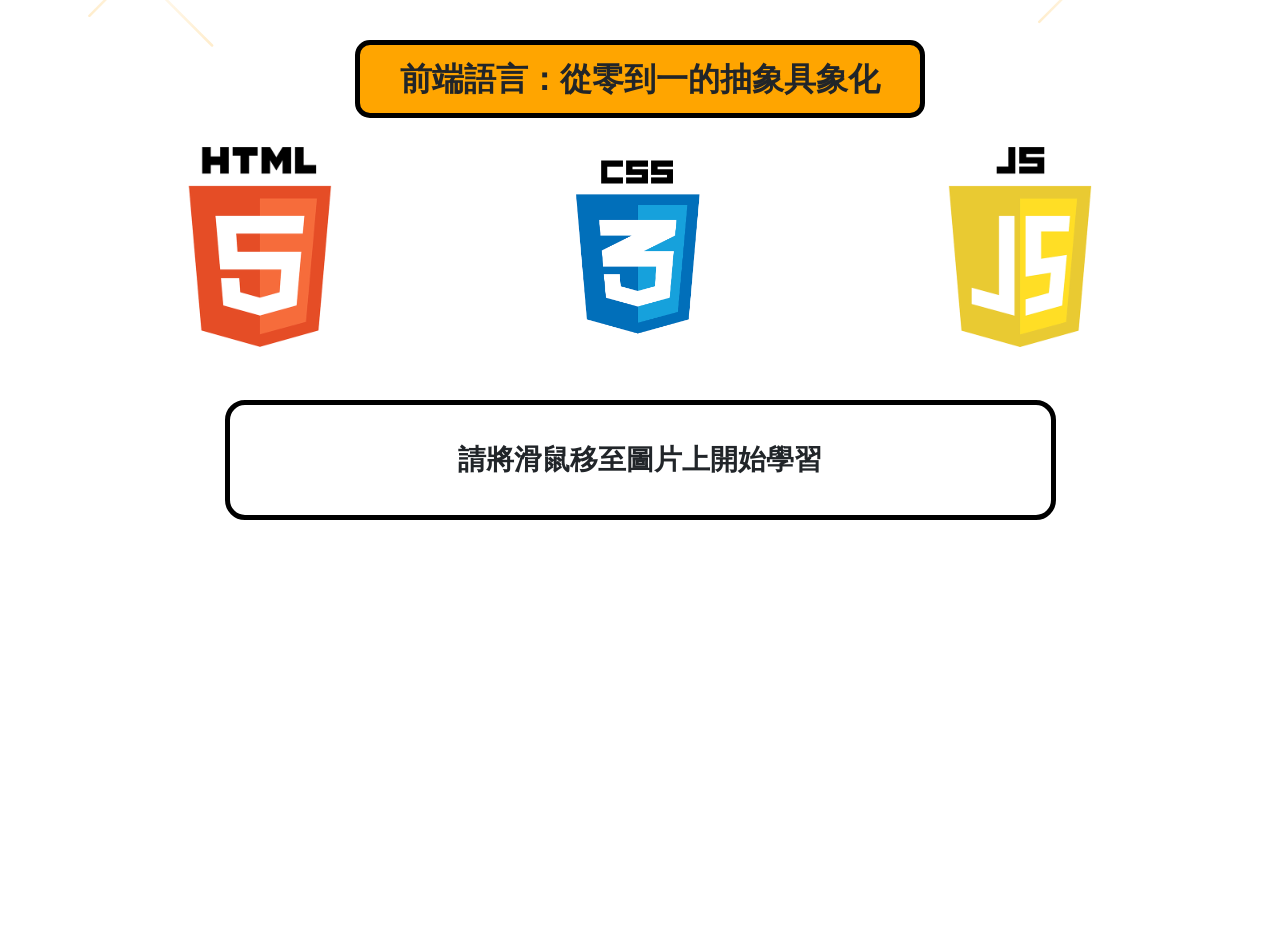
<file: index1.html>
<!doctype html>
<html lang="zh-TW">

<head>
  <meta charset="UTF-8" />
  <meta name="viewport" content="width=device-width, initial-scale=1.0" />
  <title>前端新手導覽手冊</title>
  <!-- 引入 Bootstrap Icons -->
  <link rel="icon" href="./icon.jpg" type="image/x-icon">


  <link href="https://cdn.jsdelivr.net/npm/bootstrap@5.0.0/dist/css/bootstrap.min.css" rel="stylesheet" />
  <link href="https://cdn.jsdelivr.net/npm/bootstrap-icons@1.11.3/font/bootstrap-icons.min.css" rel="stylesheet" />
  <link rel="stylesheet" type="text/css" href="style.css" />
</head>

<body class="container">
  <header>
    <h1>前端語言：從零到一的抽象具象化</h1>
  </header>
  <!-- 煙火畫布：覆蓋全螢幕且不擋住點擊 -->
  <canvas id="starfieldCanvas" style="
        position: fixed;
        top: 0;
        left: 0;
        width: 100%;
        height: 100%;
        pointer-events: none;
        z-index: -2;
      "></canvas>

  <main class="mt-5">
    <div class="row text-center gy-4 justify-content-center">
      <!-- 注意這裡加上了 img-container-html -->
      <div class="col-12 col-sm-6 col-lg-4 img-container img-container-html" id="container-html" role="button" tabindex="0" aria-label="開啟 HTML 學習介紹">
        <img id="HTMLimg" src="./img/html5.png" alt="HTML" class="img-fluid" />
      </div>
      <div class="col-12 col-sm-6 col-lg-4 img-container" id="container-css" role="button" tabindex="0" aria-label="開啟 CSS 學習介紹">
        <img id="CSSimg" src="./img/css3.png" alt="CSS" class="img-fluid" />
      </div>
      <div class="col-12 col-sm-6 col-lg-4 img-container" id="container-js" role="button" tabindex="0" aria-label="開啟 JavaScript 學習介紹">
        <img id="JSimg" src="./img/js.png" alt="JS" class="img-fluid" />
      </div>
    </div>

    <div class="row mt-5 justify-content-center">
      <div class="col-10 col-md-9">
        <div id="textC" aria-live="polite">請將滑鼠移至圖片上開始學習</div>
      </div>
    </div>
  </main>

  <!-- JS 練習網自訂確認框 -->
  <div id="js-confirm-modal">
    <div class="js-modal-box" role="dialog" aria-modal="true" aria-labelledby="js-modal-title">
      <p id="js-modal-title">要前往 <strong>JavaScript.info</strong> 練習網嗎？</p>
      <div class="js-modal-btns">
        <button id="js-modal-yes">是，前往！</button>
        <button id="js-modal-no">不了，留下來</button>
      </div>
    </div>
  </div>

  <script src="script.js"></script>
</body>

</html>
</file>
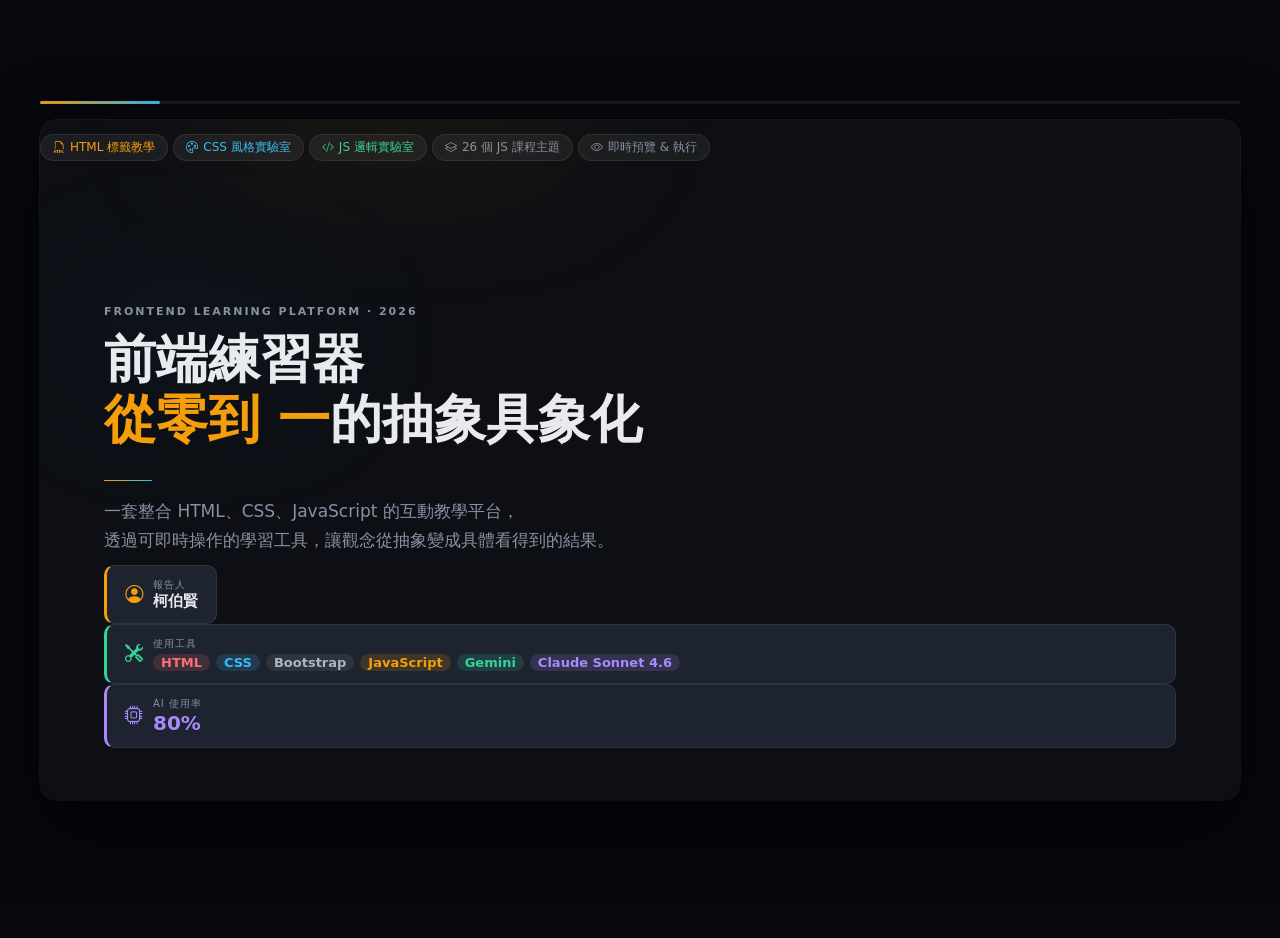
<file: presentation.html>
﻿<!DOCTYPE html>
<html lang="zh-TW">
<head>
  <meta charset="UTF-8" />
  <meta name="viewport" content="width=device-width, initial-scale=1.0" />
  <title>前端語言：從零到一 — 簡報</title>
  <link href="https://cdn.jsdelivr.net/npm/bootstrap-icons@1.11.3/font/bootstrap-icons.css" rel="stylesheet" />
  <style>
    *, *::before, *::after { box-sizing: border-box; margin: 0; padding: 0; }

    :root {
      --bg:        #0d0f14;
      --surface:   #161a23;
      --card:      #1e2330;
      --border:    rgba(255,255,255,0.08);
      --text:      #e8eaf0;
      --muted:     #8890a4;
      --orange:    #f59e0b;
      --orange-d:  #d97706;
      --blue:      #38bdf8;
      --green:     #34d399;
      --purple:    #a78bfa;
      --red:       #f87171;
      --radius:    14px;
      --slide-w:   1200px;
      --slide-h:   680px;
    }

    html, body {
      height: 100%;
      background: #06080d;
      font-family: 'Segoe UI', system-ui, sans-serif;
      color: var(--text);
      overflow: hidden;
    }

    /* ───── 外框 ───── */
    .deck-shell {
      display: flex;
      flex-direction: column;
      align-items: center;
      justify-content: center;
      height: 100vh;
      gap: 16px;
    }

    /* ───── 投影片容器 ───── */
    .slide-viewport {
      position: relative;
      width: var(--slide-w);
      height: var(--slide-h);
      background: var(--bg);
      border-radius: 18px;
      overflow: hidden;
      box-shadow: 0 32px 80px rgba(0,0,0,0.7), 0 0 0 1px var(--border);
    }

    /* ───── 單張投影片 ───── */
    .slide {
      position: absolute;
      inset: 0;
      padding: 52px 64px;
      display: flex;
      flex-direction: column;
      opacity: 0;
      transform: translateX(60px);
      transition: opacity .4s ease, transform .4s ease;
      pointer-events: none;
      overflow: hidden;
    }
    .slide.active {
      opacity: 1;
      transform: translateX(0);
      pointer-events: auto;
    }
    .slide.exit-left {
      opacity: 0;
      transform: translateX(-60px);
    }

    /* ───── 頁碼條 ───── */
    .slide-bar {
      display: flex;
      align-items: center;
      justify-content: space-between;
      width: var(--slide-w);
    }
    .slide-counter {
      color: var(--muted);
      font-size: 13px;
      letter-spacing: .5px;
    }
    .nav-btns {
      display: flex;
      gap: 8px;
    }
    .nav-btn {
      width: 38px; height: 38px;
      background: var(--surface);
      border: 1px solid var(--border);
      border-radius: 50%;
      color: var(--text);
      font-size: 17px;
      cursor: pointer;
      display: flex; align-items: center; justify-content: center;
      transition: background .2s, transform .15s;
    }
    .nav-btn:hover { background: var(--card); transform: scale(1.08); }
    .nav-btn:disabled { opacity: .3; cursor: default; transform: none; }

    /* ───── 進度條 ───── */
    .progress-bar-track {
      width: var(--slide-w);
      height: 3px;
      background: var(--border);
      border-radius: 9px;
    }
    .progress-bar-fill {
      height: 100%;
      background: linear-gradient(90deg, var(--orange), var(--blue));
      border-radius: 9px;
      transition: width .4s ease;
    }

    /* ═══════════════════════════════════
       通用元件
    ═══════════════════════════════════ */
    .slide-label {
      font-size: 11px;
      font-weight: 700;
      letter-spacing: 2px;
      text-transform: uppercase;
      color: var(--muted);
      margin-bottom: 12px;
    }
    .slide-title {
      font-size: 42px;
      font-weight: 800;
      line-height: 1.15;
      margin-bottom: 14px;
    }
    .slide-subtitle {
      font-size: 17px;
      color: var(--muted);
      line-height: 1.7;
      max-width: 800px;
    }
    .divider {
      width: 48px; height: 4px;
      border-radius: 9px;
      margin: 16px 0;
    }
    .tag-pill {
      display: inline-flex;
      align-items: center;
      gap: 5px;
      background: rgba(255,255,255,0.06);
      border: 1px solid var(--border);
      border-radius: 20px;
      padding: 4px 12px;
      font-size: 12px;
      color: var(--muted);
      font-weight: 500;
    }

    /* ───── 卡片網格 ───── */
    .card-grid {
      display: grid;
      gap: 16px;
      flex: 1;
      align-content: start;
    }
    .card-grid.col-3 { grid-template-columns: repeat(3, 1fr); }
    .card-grid.col-2 { grid-template-columns: repeat(2, 1fr); }
    .card-grid.col-4 { grid-template-columns: repeat(4, 1fr); }

    .info-card {
      background: var(--card);
      border: 1px solid var(--border);
      border-radius: var(--radius);
      padding: 20px;
    }
    .info-card .card-icon {
      font-size: 22px;
      margin-bottom: 10px;
    }
    .info-card .card-title {
      font-size: 14px;
      font-weight: 700;
      margin-bottom: 6px;
    }
    .info-card .card-desc {
      font-size: 12.5px;
      color: var(--muted);
      line-height: 1.6;
    }

    /* ───── 特色行列 ───── */
    .feature-row {
      display: flex;
      align-items: flex-start;
      gap: 14px;
      padding: 14px 0;
      border-bottom: 1px solid var(--border);
    }
    .feature-row:last-child { border-bottom: none; }
    .feature-icon {
      width: 38px; height: 38px;
      border-radius: 10px;
      display: flex; align-items: center; justify-content: center;
      font-size: 18px;
      flex-shrink: 0;
    }
    .feature-text .ft-title { font-size: 14px; font-weight: 700; margin-bottom: 3px; }
    .feature-text .ft-desc { font-size: 12.5px; color: var(--muted); }

    /* ───── 課程徽章列表 ───── */
    .lesson-list {
      display: flex;
      flex-direction: column;
      gap: 10px;
      flex: 1;
    }
    .lesson-item {
      display: flex;
      align-items: center;
      gap: 12px;
      background: var(--card);
      border: 1px solid var(--border);
      border-radius: 10px;
      padding: 11px 16px;
    }
    .lesson-item .l-badge {
      font-size: 10px;
      font-weight: 700;
      letter-spacing: .5px;
      padding: 2px 8px;
      border-radius: 20px;
      white-space: nowrap;
      flex-shrink: 0;
    }
    .lesson-item .l-title { font-size: 13.5px; font-weight: 600; flex: 1; }
    .lesson-item .l-desc { font-size: 11.5px; color: var(--muted); flex: 2; }

    .badge-basic   { background: rgba(52,211,153,.15); color: var(--green); }
    .badge-mid     { background: rgba(56,189,248,.15); color: var(--blue); }
    .badge-midhi   { background: rgba(167,139,250,.15); color: var(--purple); }
    .badge-adv     { background: rgba(248,113,113,.15); color: var(--red); }

    /* ───── 兩欄版型 ───── */
    .two-col {
      display: grid;
      grid-template-columns: 1fr 1fr;
      gap: 24px;
      flex: 1;
      align-content: start;
    }

    /* ───── 大數字 ───── */
    .stat-row {
      display: flex;
      gap: 32px;
      flex-wrap: wrap;
    }
    .stat-box { text-align: center; }
    .stat-num { font-size: 44px; font-weight: 900; line-height: 1; }
    .stat-lbl { font-size: 12px; color: var(--muted); margin-top: 4px; }

    /* ───── 檔案樹 ───── */
    .file-tree {
      font-family: 'Consolas', monospace;
      font-size: 13px;
      color: var(--muted);
      line-height: 1.9;
    }
    .file-tree .dir { color: var(--blue); font-weight: 700; }
    .file-tree .file-html { color: var(--orange); }
    .file-tree .file-css  { color: var(--blue); }
    .file-tree .file-js   { color: var(--green); }
    .file-tree .file-img  { color: var(--purple); }

    /* ─── 顏色 accent ─── */
    .accent-orange { color: var(--orange); }
    .accent-blue   { color: var(--blue); }
    .accent-green  { color: var(--green); }
    .accent-purple { color: var(--purple); }
    .accent-red    { color: var(--red); }

    .bg-orange { background: rgba(245,158,11,.12); }
    .bg-blue   { background: rgba(56,189,248,.12); }
    .bg-green  { background: rgba(52,211,153,.12); }
    .bg-purple { background: rgba(167,139,250,.12); }
    .bg-red    { background: rgba(248,113,113,.12); }
    .border-orange { border-color: rgba(245,158,11,.3) !important; }
    .border-blue   { border-color: rgba(56,189,248,.3) !important; }
    .border-green  { border-color: rgba(52,211,153,.3) !important; }
    .border-purple { border-color: rgba(167,139,250,.3) !important; }

    /* 背景裝飾 */
    .bg-blob {
      position: absolute;
      border-radius: 50%;
      filter: blur(80px);
      pointer-events: none;
      z-index: 0;
    }
    .slide > * { position: relative; z-index: 1; }

    /* ─── 目錄卡片 ─── */
    .toc-card {
      display: flex;
      align-items: center;
      gap: 18px;
      background: var(--card);
      border: 1px solid var(--border);
      border-radius: var(--radius);
      padding: 20px 24px;
      cursor: pointer;
      transition: background .2s, transform .2s;
    }
    .toc-card:hover { background: #252c3a; transform: translateY(-2px); }
    .toc-card .toc-num {
      font-size: 28px; font-weight: 900; line-height: 1;
      min-width: 40px;
    }
    .toc-card .toc-info .toc-name { font-size: 16px; font-weight: 700; }
    .toc-card .toc-info .toc-sub  { font-size: 12px; color: var(--muted); margin-top: 2px; }

    /* ─── code block ─── */
    .code-block {
      background: #0a0c10;
      border: 1px solid var(--border);
      border-radius: 10px;
      padding: 16px 20px;
      font-family: 'Consolas', monospace;
      font-size: 12.5px;
      color: #c9d1d9;
      line-height: 1.7;
      overflow: auto;
    }
    .code-block .kw  { color: #ff7b72; }
    .code-block .str { color: #a5d6ff; }
    .code-block .fn  { color: #d2a8ff; }
    .code-block .cm  { color: #6e7681; }
    .code-block .nm  { color: #ffa657; }

    /* ─── 大型圖示卡 ─── */
    .big-icon-card {
      display: flex;
      flex-direction: column;
      align-items: center;
      justify-content: center;
      text-align: center;
      gap: 12px;
      background: var(--card);
      border: 1px solid var(--border);
      border-radius: var(--radius);
      padding: 28px 16px;
    }
    .big-icon-card .bi-icon { font-size: 36px; }
    .big-icon-card .bi-label { font-size: 13px; font-weight: 700; }
    .big-icon-card .bi-desc  { font-size: 11.5px; color: var(--muted); line-height: 1.5; }

    /* ─── 標題幻燈片特殊版 ─── */
    #slide-0 {
      justify-content: center;
      gap: 0;
    }
    #slide-0 .slide-title { font-size: 52px; }
    #slide-0 .hero-badges { display: flex; gap: 10px; flex-wrap: wrap; margin-top: 28px; }

  </style>
</head>
<body>

<div class="deck-shell">
  <!-- 進度條 -->
  <div class="progress-bar-track">
    <div class="progress-bar-fill" id="progress-fill"></div>
  </div>

  <!-- 投影片視窗 -->
  <div class="slide-viewport" id="deck">

    <!-- ══════════════════════════════════════════
         Slide 0 · 封面
    ══════════════════════════════════════════ -->
    <div class="slide active" id="slide-0">
      <div class="bg-blob" style="width:420px;height:420px;background:rgba(245,158,11,.12);top:-100px;right:-80px;"></div>
      <div class="bg-blob" style="width:300px;height:300px;background:rgba(56,189,248,.1);bottom:-60px;left:-60px;"></div>


      <div class="slide-label">Frontend Learning Platform · 2026</div>
      <div class="slide-title">前端練習器<br><span class="accent-orange">從零到 一</span>的抽象具象化</div>
      <div class="divider" style="background:linear-gradient(90deg,var(--orange),var(--blue));"></div>
      <div class="slide-subtitle">
        一套整合 HTML、CSS、JavaScript 的互動教學平台，<br>
        透過可即時操作的學習工具，讓觀念從抽象變成具體看得到的結果。
      </div>

      <!-- 報告資訊卡 -->
      <div style="display:flex;gap:14px;flex-wrap:wrap;margin-top:10px;">
        <div style="background:var(--card);border:1px solid var(--border);border-left:3px solid var(--orange);border-radius:10px;padding:12px 18px;display:flex;align-items:center;gap:10px;">
          <i class="bi bi-person-circle accent-orange" style="font-size:18px;"></i>
          <div>
            <div style="font-size:10px;letter-spacing:1px;color:var(--muted);text-transform:uppercase;">報告人</div>
            <div style="font-size:15px;font-weight:700;">柯伯賢</div>
          </div>
        </div>
        </div>
        <div style="background:var(--card);border:1px solid var(--border);border-left:3px solid var(--green);border-radius:10px;padding:12px 18px;display:flex;align-items:center;gap:10px;">
          <i class="bi bi-tools accent-green" style="font-size:18px;"></i>
          <div>
            <div style="font-size:10px;letter-spacing:1px;color:var(--muted);text-transform:uppercase;">使用工具</div>
            <div style="font-size:13px;font-weight:600;display:flex;gap:6px;flex-wrap:wrap;margin-top:3px;">
              <span style="background:rgba(248,113,113,.15);color:#f87171;padding:1px 8px;border-radius:20px;">HTML</span>
              <span style="background:rgba(56,189,248,.15);color:var(--blue);padding:1px 8px;border-radius:20px;">CSS</span>
              <span style="background:rgba(108,117,125,.2);color:#adb5bd;padding:1px 8px;border-radius:20px;">Bootstrap</span>
              <span style="background:rgba(245,158,11,.15);color:var(--orange);padding:1px 8px;border-radius:20px;">JavaScript</span>
              <span style="background:rgba(52,211,153,.15);color:var(--green);padding:1px 8px;border-radius:20px;">Gemini</span>
              <span style="background:rgba(167,139,250,.15);color:var(--purple);padding:1px 8px;border-radius:20px;">Claude Sonnet 4.6</span>
            </div>
          </div>
        </div>
        <div style="background:var(--card);border:1px solid var(--border);border-left:3px solid var(--purple);border-radius:10px;padding:12px 18px;display:flex;align-items:center;gap:10px;">
          <i class="bi bi-cpu accent-purple" style="font-size:18px;"></i>
          <div>
            <div style="font-size:10px;letter-spacing:1px;color:var(--muted);text-transform:uppercase;">AI 使用率</div>
            <div style="font-size:20px;font-weight:900;color:var(--purple);">80%</div>
          </div>
        </div>
      </div>

      <div class="hero-badges" style="margin-top:14px;">
        <span class="tag-pill accent-orange"><i class="bi bi-filetype-html"></i> HTML 標籤教學</span>
        <span class="tag-pill accent-blue"><i class="bi bi-palette"></i> CSS 風格實驗室</span>
        <span class="tag-pill accent-green"><i class="bi bi-code-slash"></i> JS 邏輯實驗室</span>
        <span class="tag-pill"><i class="bi bi-layers"></i> 26 個 JS 課程主題</span>
        <span class="tag-pill"><i class="bi bi-eye"></i> 即時預覽 &amp; 執行</span>
      </div>
    </div>
    <!-- ══════════════════════════════════════════
         Slide 1 · 製作動機
    ══════════════════════════════════════════ -->
    <div class="slide" id="slide-1">
      <div class="bg-blob" style="width:340px;height:340px;background:rgba(245,158,11,.1);top:-80px;right:-60px;"></div>
      <div class="slide-label">Motivation</div>
      <div class="slide-title" style="font-size:32px;">為什麼要<span class="accent-orange">做這個？</span></div>
      <div class="divider" style="background:linear-gradient(90deg,var(--orange),var(--blue));"></div>
      <div class="two-col" style="margin-top:14px;gap:24px;">
        <div style="display:flex;flex-direction:column;gap:14px;">
          <div class="info-card" style="background:rgba(245,158,11,.08);border:1px solid rgba(245,158,11,.2);border-left:4px solid var(--orange);padding:18px 20px;">
            <div class="card-title" style="color:var(--orange);margin-bottom:6px;"><i class="bi bi-emoji-frown"></i> &nbsp;現有資源的痛點</div>
            <div class="card-desc" style="line-height:1.75;">看文件讀到懂，但手邊沒有地方快速試。MDN 太詳盡，教學影片太慢，想要一個<strong style="color:#fff;">「看到就能改、改了就能看」</strong>的環境。</div>
          </div>
          <div class="info-card" style="background:rgba(56,189,248,.08);border:1px solid rgba(56,189,248,.2);border-left:4px solid var(--blue);padding:18px 20px;">
            <div class="card-title" style="color:var(--blue);margin-bottom:6px;"><i class="bi bi-lightbulb"></i> &nbsp;核心想法</div>
            <div class="card-desc" style="line-height:1.75;">把常用的 HTML、CSS、JavaScript 語法整理成<strong style="color:#fff;">可以互動的小範例</strong>，每次練習都有即時視覺回饋，降低「看懂但不會用」的落差。</div>
          </div>
        </div>
        <div style="display:flex;flex-direction:column;gap:14px;">
          <div class="info-card" style="background:rgba(52,211,153,.08);border:1px solid rgba(52,211,153,.2);border-left:4px solid var(--green);padding:18px 20px;">
            <div class="card-title" style="color:var(--green);margin-bottom:6px;"><i class="bi bi-person-check"></i> &nbsp;目標使用者</div>
            <div class="card-desc" style="line-height:1.75;">剛入門前端、想要一個<strong style="color:#fff;">不必搭環境</strong>就能練習的人——打開瀏覽器就是沙盒，隨時可以改程式碼。</div>
          </div>
          <div class="info-card" style="background:rgba(167,139,250,.08);border:1px solid rgba(167,139,250,.2);border-left:4px solid var(--purple);padding:18px 20px;">
            <div class="card-title" style="color:var(--purple);margin-bottom:6px;"><i class="bi bi-robot"></i> &nbsp;AI 協作實驗</div>
            <div class="card-desc" style="line-height:1.75;">同步探索<strong style="color:#fff;">人 × AI 協作開發</strong>的可能性——80% 程式碼透過 Gemini／Claude 輔助生成，親身驗證 AI 輔助開發的效率邊界。</div>
          </div>
        </div>
      </div>
    </div>

    <!-- ══════════════════════════════════════════
         Slide 2 · 遇到的難題
    ══════════════════════════════════════════ -->
    <div class="slide" id="slide-2">
      <div class="bg-blob" style="width:300px;height:300px;background:rgba(248,113,113,.08);top:-60px;right:-40px;"></div>
      <div class="slide-label">Challenges</div>
      <div class="slide-title" style="font-size:32px;">製作途中的<span class="accent-red">難題</span></div>
      <div class="divider" style="background:linear-gradient(90deg,var(--red),var(--purple));"></div>
      <div class="card-grid col-3" style="margin-top:12px;gap:14px;">
        <div style="background:var(--card);border:1px solid rgba(248,113,113,.2);border-top:3px solid var(--red);border-radius:12px;padding:20px;">
          <div style="font-size:22px;margin-bottom:8px;">🔒</div>
          <div style="font-size:14px;font-weight:700;color:var(--red);margin-bottom:6px;">沙盒安全限制</div>
          <div style="font-size:12.5px;color:var(--muted);line-height:1.7;">使用者輸入的程式碼直接執行，需要隔離 DOM 副作用、清除計時器與事件監聽，避免多次執行互相干擾。</div>
        </div>
        <div style="background:var(--card);border:1px solid rgba(167,139,250,.2);border-top:3px solid var(--purple);border-radius:12px;padding:20px;">
          <div style="font-size:22px;margin-bottom:8px;">🔄</div>
          <div style="font-size:14px;font-weight:700;color:var(--purple);margin-bottom:6px;">狀態清除問題</div>
          <div style="font-size:12.5px;color:var(--muted);line-height:1.7;">切換課程後上一題的 setTimeout / setInterval 仍在背景跑，需追蹤所有 ID 並在 clearRuntime() 中統一清除。</div>
        </div>
        <div style="background:var(--card);border:1px solid rgba(245,158,11,.2);border-top:3px solid var(--orange);border-radius:12px;padding:20px;">
          <div style="font-size:22px;margin-bottom:8px;">📐</div>
          <div style="font-size:14px;font-weight:700;color:var(--orange);margin-bottom:6px;">版面一致性</div>
          <div style="font-size:12.5px;color:var(--muted);line-height:1.7;">三個模組（HTML / CSS / JS）各自獨立 HTML 檔，要維持統一的視覺語言和交互體驗需要反覆對齊。</div>
        </div>
        <div style="background:var(--card);border:1px solid rgba(56,189,248,.2);border-top:3px solid var(--blue);border-radius:12px;padding:20px;">
          <div style="font-size:22px;margin-bottom:8px;">🤖</div>
          <div style="font-size:14px;font-weight:700;color:var(--blue);margin-bottom:6px;">AI 生成程式碼的審核</div>
          <div style="font-size:12.5px;color:var(--muted);line-height:1.7;">AI 給的程式碼常有命名不一致或邏輯漏洞，每段都需要自己讀懂並修正，否則執行沙盒會直接報錯。</div>
        </div>
        <div style="background:var(--card);border:1px solid rgba(52,211,153,.2);border-top:3px solid var(--green);border-radius:12px;padding:20px;">
          <div style="font-size:22px;margin-bottom:8px;">⚡</div>
          <div style="font-size:14px;font-weight:700;color:var(--green);margin-bottom:6px;">26 課程的擴充設計</div>
          <div style="font-size:12.5px;color:var(--muted);line-height:1.7;">從最初 5 個範例擴充到 26 個課程，要讓資料結構可擴展、UI 不改動的情況下直接新增，需要統一的 jsLessons 物件格式。</div>
        </div>
        <div style="background:var(--card);border:1px solid rgba(167,139,250,.15);border-top:3px solid #c4b5fd;border-radius:12px;padding:20px;">
          <div style="font-size:22px;margin-bottom:8px;">🎨</div>
          <div style="font-size:14px;font-weight:700;color:#c4b5fd;margin-bottom:6px;">CSS 即時預覽同步</div>
          <div style="font-size:12.5px;color:var(--muted);line-height:1.7;">CSS 實驗室需要讓滑桿、色票、下拉選單即時反映到預覽區，事件監聽的掛載時機和 DOM 更新順序需要精確控制。</div>
        </div>
      </div>
    </div>

    <!-- ══════════════════════════════════════════
         Slide 3 · 目錄
    ══════════════════════════════════════════ -->
    <div class="slide" id="slide-3">
      <div class="slide-label">Table of Contents</div>
      <div class="slide-title" style="font-size:32px;">本次簡報內容</div>
      <div class="divider" style="background:var(--blue);"></div>
      <div class="card-grid col-3" style="margin-top:8px;">
        <div class="toc-card">
          <div class="toc-num accent-orange">01</div>
          <div class="toc-info">
            <div class="toc-name">製作動機</div>
            <div class="toc-sub">為什麼要做這個？</div>
          </div>
        </div>
        <div class="toc-card">
          <div class="toc-num accent-red">02</div>
          <div class="toc-info">
            <div class="toc-name">遇到的難題</div>
            <div class="toc-sub">六大製作挑戰</div>
          </div>
        </div>
        <div class="toc-card">
          <div class="toc-num accent-blue">03</div>
          <div class="toc-info">
            <div class="toc-name">專案概覽</div>
            <div class="toc-sub">平台架構與使用方式</div>
          </div>
        </div>
        <div class="toc-card">
          <div class="toc-num accent-purple">04</div>
          <div class="toc-info">
            <div class="toc-name">HTML 教學工具</div>
            <div class="toc-sub">常用標籤分類索引</div>
          </div>
        </div>
        <div class="toc-card">
          <div class="toc-num accent-green">05</div>
          <div class="toc-info">
            <div class="toc-name">CSS 風格實驗室</div>
            <div class="toc-sub">屬性即時預覽</div>
          </div>
        </div>
        <div class="toc-card">
          <div class="toc-num" style="color:var(--blue)">06</div>
          <div class="toc-info">
            <div class="toc-name">JS 邏輯實驗室</div>
            <div class="toc-sub">可執行範例學習</div>
          </div>
        </div>
        <div class="toc-card">
          <div class="toc-num accent-orange">07</div>
          <div class="toc-info">
            <div class="toc-name">開發時間表</div>
            <div class="toc-sub">4/20 — 4/27 製作歷程</div>
          </div>
        </div>
      </div>
    </div>

    <!-- ══════════════════════════════════════════
         Slide 4 · 專案概覽
    ══════════════════════════════════════════ -->
    <div class="slide" id="slide-4">
      <div class="bg-blob" style="width:320px;height:320px;background:rgba(245,158,11,.08);top:-80px;right:-60px;"></div>
      <div class="slide-label">Project Overview</div>
      <div class="slide-title" style="font-size:32px;">這個平台在做什麼？</div>
      <div class="divider" style="background:var(--orange);"></div>
      <div class="two-col" style="margin-top:8px;">
        <div style="display:flex;flex-direction:column;gap:12px;">
          <div class="feature-row">
            <div class="feature-icon bg-orange" style="color:var(--orange)"><i class="bi bi-layout-three-columns"></i></div>
            <div class="feature-text">
              <div class="ft-title">三欄式學習介面</div>
              <div class="ft-desc">左側選主題、中間看觀念解說、右側直接執行範例</div>
            </div>
          </div>
          <div class="feature-row">
            <div class="feature-icon bg-green" style="color:var(--green)"><i class="bi bi-play-circle"></i></div>
            <div class="feature-text">
              <div class="ft-title">即時執行 &amp; 預覽</div>
              <div class="ft-desc">程式碼直接在瀏覽器執行，沙盒環境不影響頁面</div>
            </div>
          </div>
          <div class="feature-row">
            <div class="feature-icon bg-blue" style="color:var(--blue)"><i class="bi bi-search"></i></div>
            <div class="feature-text">
              <div class="ft-title">關鍵字搜尋課程</div>
              <div class="ft-desc">輸入 DOM、事件、陣列等關鍵字即時篩選主題</div>
            </div>
          </div>
          <div class="feature-row">
            <div class="feature-icon bg-purple" style="color:var(--purple)"><i class="bi bi-terminal"></i></div>
            <div class="feature-text">
              <div class="ft-title">內建 Console 輸出</div>
              <div class="ft-desc">log、warn、error 直接顯示在頁面，無需開發工具</div>
            </div>
          </div>
        </div>
        <div style="display:flex;flex-direction:column;gap:12px;">
          <div style="background:var(--card);border:1px solid var(--border);border-radius:var(--radius);padding:20px;flex:1;">
            <div style="font-size:12px;color:var(--muted);margin-bottom:14px;letter-spacing:1px;text-transform:uppercase;">核心數據</div>
            <div class="stat-row" style="justify-content:space-around;">
              <div class="stat-box">
                <div class="stat-num accent-orange">3</div>
                <div class="stat-lbl">學習模組</div>
              </div>
              <div class="stat-box">
                <div class="stat-num accent-green">26</div>
                <div class="stat-lbl">JS 課程主題</div>
              </div>
              <div class="stat-box">
                <div class="stat-num accent-blue">18</div>
                <div class="stat-lbl">專案檔案</div>
              </div>
            </div>
          </div>
          <div style="background:var(--card);border:1px solid var(--border);border-radius:var(--radius);padding:16px 20px;">
            <div style="font-size:13px;font-weight:700;margin-bottom:8px;">學習流程</div>
            <div style="display:flex;align-items:center;gap:8px;font-size:12px;color:var(--muted);">
              <span style="background:rgba(245,158,11,.15);color:var(--orange);padding:3px 10px;border-radius:20px;">選主題</span>
              <i class="bi bi-arrow-right"></i>
              <span style="background:rgba(56,189,248,.15);color:var(--blue);padding:3px 10px;border-radius:20px;">看觀念</span>
              <i class="bi bi-arrow-right"></i>
              <span style="background:rgba(52,211,153,.15);color:var(--green);padding:3px 10px;border-radius:20px;">執行範例</span>
              <i class="bi bi-arrow-right"></i>
              <span style="background:rgba(167,139,250,.15);color:var(--purple);padding:3px 10px;border-radius:20px;">改寫實驗</span>
            </div>
          </div>
        </div>
      </div>
    </div>

    <!-- ══════════════════════════════════════════
         Slide 5 · HTML 教學工具介紹
    ══════════════════════════════════════════ -->
    <div class="slide" id="slide-5">
      <div class="bg-blob" style="width:300px;height:300px;background:rgba(248,113,113,.1);top:-80px;right:-40px;"></div>
      <div class="slide-label">Module 01 · HTML</div>
      <div class="slide-title" style="font-size:30px;"><span style="color:#f87171;">HTML</span> 常用標籤教學工具</div>
      <div class="divider" style="background:var(--red);"></div>
      <div class="two-col">
        <div style="display:flex;flex-direction:column;gap:12px;">
          <p style="font-size:14px;color:var(--muted);line-height:1.7;margin-bottom:4px;">
            以分類索引整理最常用的 HTML 標籤，每個標籤包含語意說明、類比、解剖、樣式範例與 JS 連結，讓使用者直接修改範例程式碼並即時預覽結果。
          </p>
          <div style="font-size:13px;font-weight:700;margin-bottom:4px;">標籤分類</div>
          <div class="card-grid col-2" style="gap:10px;">
            <div class="info-card bg-red border-orange" style="padding:14px;">
              <div class="card-title accent-red"><i class="bi bi-file-code"></i> 文件基礎</div>
              <div class="card-desc">html, head, body, title, meta, link, script</div>
            </div>
            <div class="info-card" style="padding:14px;">
              <div class="card-title accent-orange"><i class="bi bi-layout-sidebar"></i> 版面語意</div>
              <div class="card-desc">header, nav, main, section, article, aside, footer, div</div>
            </div>
            <div class="info-card" style="padding:14px;">
              <div class="card-title accent-blue"><i class="bi bi-type"></i> 文字排版</div>
              <div class="card-desc">h1~h6, p, span, a, strong, em, blockquote</div>
            </div>
            <div class="info-card" style="padding:14px;">
              <div class="card-title accent-green"><i class="bi bi-ui-checks"></i> 表單互動</div>
              <div class="card-desc">form, input, button, select, textarea, label</div>
            </div>
          </div>
        </div>
        <div style="display:flex;flex-direction:column;gap:12px;">
          <div style="font-size:13px;font-weight:700;margin-bottom:4px;">每個標籤包含的內容</div>
          <div style="display:flex;flex-direction:column;gap:8px;">
            <div class="lesson-item">
              <span class="l-badge badge-basic">語意</span>
              <span class="l-desc">標籤的正確使用場景與語意說明</span>
            </div>
            <div class="lesson-item">
              <span class="l-badge badge-mid">類比</span>
              <span class="l-desc">用生活比喻幫助理解抽象概念</span>
            </div>
            <div class="lesson-item">
              <span class="l-badge badge-midhi">解剖</span>
              <span class="l-desc">語法組成與各部分作用說明</span>
            </div>
            <div class="lesson-item">
              <span class="l-badge badge-adv">即時預覽</span>
              <span class="l-desc">直接修改範例程式並觀察渲染結果</span>
            </div>
          </div>
        </div>
      </div>
    </div>

    <!-- ══════════════════════════════════════════
         Slide 6 · CSS 實驗室介紹
    ══════════════════════════════════════════ -->
    <div class="slide" id="slide-6">
      <div class="bg-blob" style="width:340px;height:340px;background:rgba(56,189,248,.1);top:-100px;right:-60px;"></div>
      <div class="slide-label">Module 02 · CSS</div>
      <div class="slide-title" style="font-size:30px;"><span class="accent-blue">CSS</span> 深度風格實驗室</div>
      <div class="divider" style="background:var(--blue);"></div>
      <div class="two-col">
        <div style="display:flex;flex-direction:column;gap:10px;">
          <p style="font-size:13.5px;color:var(--muted);line-height:1.7;">
            保留藍綠色系與流體感，左側挑主題、中間看拆解、右側直接改樣式並即時觀察效果。每個主題都有屬性解析、美學說明與可互動的預覽視窗。
          </p>
          <div class="card-grid col-2" style="gap:10px;">
            <div class="info-card bg-blue border-blue" style="padding:14px;">
              <div class="card-icon accent-blue"><i class="bi bi-box"></i></div>
              <div class="card-title">Box Model · 盒子模型</div>
              <div class="card-desc">Padding / Border / Margin / box-sizing</div>
            </div>
            <div class="info-card" style="padding:14px;">
              <div class="card-icon accent-green"><i class="bi bi-layout-three-columns"></i></div>
              <div class="card-title">Flexbox · 彈性佈局</div>
              <div class="card-desc">justify-content / align-items / gap</div>
            </div>
            <div class="info-card" style="padding:14px;">
              <div class="card-icon accent-purple"><i class="bi bi-snow3"></i></div>
              <div class="card-title">Glassmorphism · 玻璃擬態</div>
              <div class="card-desc">rgba / backdrop-filter / box-shadow</div>
            </div>
            <div class="info-card" style="padding:14px;">
              <div class="card-icon accent-orange"><i class="bi bi-stars"></i></div>
              <div class="card-title">Shadows · 光影空間</div>
              <div class="card-desc">blur / spread / RGBA / 多層陰影</div>
            </div>
          </div>
        </div>
        <div style="display:flex;flex-direction:column;gap:12px;">
          <div style="font-size:13px;font-weight:700;margin-bottom:4px;">實驗室特色</div>
          <div class="feature-row">
            <div class="feature-icon bg-blue" style="color:var(--blue)"><i class="bi bi-eye"></i></div>
            <div class="feature-text">
              <div class="ft-title">即時 CSS 預覽視窗</div>
              <div class="ft-desc">修改屬性值後，左側方塊立刻反映變化</div>
            </div>
          </div>
          <div class="feature-row">
            <div class="feature-icon bg-green" style="color:var(--green)"><i class="bi bi-pencil-square"></i></div>
            <div class="feature-text">
              <div class="ft-title">可直接編輯的程式碼區</div>
              <div class="ft-desc">每個主題提供預設樣式碼，直接修改就能看效果</div>
            </div>
          </div>
          <div class="feature-row">
            <div class="feature-icon bg-orange" style="color:var(--orange)"><i class="bi bi-lightbulb"></i></div>
            <div class="feature-text">
              <div class="ft-title">設計原理 &amp; 美學說明</div>
              <div class="ft-desc">每個屬性都附上「為什麼這樣做」的解說</div>
            </div>
          </div>
        </div>
      </div>
    </div>

    <!-- ══════════════════════════════════════════
         Slide 7 · JS 邏輯實驗室介紹
    ══════════════════════════════════════════ -->
    <div class="slide" id="slide-7">
      <div class="bg-blob" style="width:350px;height:350px;background:rgba(52,211,153,.1);top:-100px;right:-60px;"></div>
      <div class="slide-label">Module 03 · JavaScript</div>
      <div class="slide-title" style="font-size:30px;"><span class="accent-green">JS</span> 邏輯實驗室</div>
      <div class="divider" style="background:var(--green);"></div>
      <div class="two-col">
        <div style="display:flex;flex-direction:column;gap:10px;">
          <p style="font-size:13.5px;color:var(--muted);line-height:1.7;">
            延續 HTML 教學頁的版面規格，保留 JavaScript 頁面的暖橘互動感與編輯器氛圍。左側挑主題，中間看觀念，右側直接執行範例與觀察狀態變化。
          </p>
          <div style="font-size:13px;font-weight:700;margin-bottom:4px;">實驗室功能</div>
          <div style="display:flex;flex-direction:column;gap:8px;">
            <div class="lesson-item">
              <i class="bi bi-code-slash accent-green" style="font-size:15px;"></i>
              <span class="l-title">可直接編輯的程式碼區</span>
              <span class="l-desc">Ctrl+Enter 快捷鍵執行</span>
            </div>
            <div class="lesson-item">
              <i class="bi bi-play-circle accent-orange" style="font-size:15px;"></i>
              <span class="l-title">互動預覽區</span>
              <span class="l-desc">按鈕、輸入框、列表、進度條等元件</span>
            </div>
            <div class="lesson-item">
              <i class="bi bi-terminal accent-blue" style="font-size:15px;"></i>
              <span class="l-title">內建 Console</span>
              <span class="l-desc">log / warn / error 沙盒輸出</span>
            </div>
            <div class="lesson-item">
              <i class="bi bi-arrow-counterclockwise accent-purple" style="font-size:15px;"></i>
              <span class="l-title">環境重置</span>
              <span class="l-desc">一鍵還原預覽區所有狀態</span>
            </div>
          </div>
        </div>
        <div>
          <div style="font-size:13px;font-weight:700;margin-bottom:12px;">沙盒執行機制</div>
          <div class="code-block">
<span class="kw">function</span> <span class="fn">runJS</span>() {
  <span class="cm">// 用 new Function 建立隔離沙盒</span>
  <span class="kw">const</span> execute = <span class="kw">new</span> <span class="fn">Function</span>(
    <span class="str">'console'</span>, <span class="str">'helpers'</span>, code
  );
  <span class="fn">execute</span>(sandboxConsole, <span class="fn">createHelpers</span>());

  <span class="cm">// 自動清理 timeout / 事件</span>
  <span class="fn">clearRuntime</span>();
}</div>
          <div style="font-size:12px;color:var(--muted);margin-top:10px;line-height:1.6;">
            每次執行前自動清除前一次的 setTimeout、setInterval 與 addEventListener，確保範例不互相干擾。
          </div>
        </div>
      </div>
    </div>
    <div class="slide" id="slide-8">
      <div class="bg-blob" style="width:320px;height:320px;background:rgba(245,158,11,.1);top:-80px;right:-60px;"></div>
      <div class="slide-label">Development Timeline</div>
      <div class="slide-title" style="font-size:30px;">開發<span class="accent-orange">時間表</span></div>
      <div class="divider" style="background:linear-gradient(90deg,var(--orange),var(--blue));"></div>

      <!-- 2×2 卡片網格時間表 -->
      <div style="display:grid;grid-template-columns:1fr 1fr;grid-template-rows:1fr 1fr;gap:18px;flex:1;margin-top:10px;">

        <!-- 4/20–21 -->
        <div style="background:var(--card);border:1px solid rgba(245,158,11,.25);border-top:4px solid var(--orange);border-radius:12px;padding:22px 26px;display:flex;flex-direction:column;gap:10px;">
          <div style="display:flex;align-items:center;gap:10px;">
            <div style="width:36px;height:36px;border-radius:50%;background:rgba(245,158,11,.15);display:flex;align-items:center;justify-content:center;flex-shrink:0;">
              <i class="bi bi-lightbulb" style="color:var(--orange);font-size:16px;"></i>
            </div>
            <div>
              <div style="font-size:11px;color:var(--orange);font-weight:700;letter-spacing:1px;">4 / 20 &ndash; 21</div>
              <div style="font-size:17px;font-weight:800;margin-top:1px;">專案發想</div>
            </div>
          </div>
          <div style="font-size:13px;color:var(--muted);line-height:1.65;padding-left:2px;">確立「前端練習器」主題，規劃三大模組：HTML 標籤教學、CSS 風格實驗室、JS 邏輯實驗室</div>
        </div>

        <!-- 4/22–23 -->
        <div style="background:var(--card);border:1px solid rgba(56,189,248,.25);border-top:4px solid var(--blue);border-radius:12px;padding:22px 26px;display:flex;flex-direction:column;gap:10px;">
          <div style="display:flex;align-items:center;gap:10px;">
            <div style="width:36px;height:36px;border-radius:50%;background:rgba(56,189,248,.15);display:flex;align-items:center;justify-content:center;flex-shrink:0;">
              <i class="bi bi-laptop" style="color:var(--blue);font-size:16px;"></i>
            </div>
            <div>
              <div style="font-size:11px;color:var(--blue);font-weight:700;letter-spacing:1px;">4 / 22 &ndash; 23</div>
              <div style="font-size:17px;font-weight:800;margin-top:1px;">首頁製作、調整</div>
            </div>
          </div>
          <div style="font-size:13px;color:var(--muted);line-height:1.65;padding-left:2px;">完成 index1.html 入口頁面，整合三個圖示入口，製作星空背景動畫與互動說明彈窗</div>
        </div>

        <!-- 4/24 -->
        <div style="background:var(--card);border:1px solid rgba(52,211,153,.25);border-top:4px solid var(--green);border-radius:12px;padding:22px 26px;display:flex;flex-direction:column;gap:10px;">
          <div style="display:flex;align-items:center;gap:10px;">
            <div style="width:36px;height:36px;border-radius:50%;background:rgba(52,211,153,.15);display:flex;align-items:center;justify-content:center;flex-shrink:0;">
              <i class="bi bi-tools" style="color:var(--green);font-size:16px;"></i>
            </div>
            <div>
              <div style="font-size:11px;color:var(--green);font-weight:700;letter-spacing:1px;">4 / 24</div>
              <div style="font-size:17px;font-weight:800;margin-top:1px;">功能調整</div>
            </div>
          </div>
          <div style="font-size:13px;color:var(--muted);line-height:1.65;padding-left:2px;">三大模組功能細化：JS 沙盒執行機制、CSS 即時預覽視窗、HTML 標籤分類索引完善</div>
        </div>

        <!-- 4/27 -->
        <div style="background:var(--card);border:1px solid rgba(167,139,250,.25);border-top:4px solid var(--purple);border-radius:12px;padding:22px 26px;display:flex;flex-direction:column;gap:10px;">
          <div style="display:flex;align-items:center;gap:10px;">
            <div style="width:36px;height:36px;border-radius:50%;background:rgba(167,139,250,.15);display:flex;align-items:center;justify-content:center;flex-shrink:0;">
              <i class="bi bi-check2-circle" style="color:var(--purple);font-size:16px;"></i>
            </div>
            <div>
              <div style="font-size:11px;color:var(--purple);font-weight:700;letter-spacing:1px;">4 / 27</div>
              <div style="font-size:17px;font-weight:800;margin-top:1px;">檔案確定、製作 PPT</div>
            </div>
          </div>
          <div style="font-size:13px;color:var(--muted);line-height:1.65;padding-left:2px;">git pull 同步最終版本，完成 presentation.html 簡報製作並提交成果</div>
        </div>

      </div>
    </div>

    <!-- ══════════════════════════════════════════
         Slide 9 · 結語
    ══════════════════════════════════════════ -->
    <div class="slide" id="slide-9">
      <div class="bg-blob" style="width:380px;height:380px;background:rgba(245,158,11,.1);top:-100px;right:-80px;"></div>
      <div class="bg-blob" style="width:260px;height:260px;background:rgba(56,189,248,.08);bottom:-60px;left:-40px;"></div>
      <div style="flex:1;display:flex;flex-direction:column;justify-content:center;gap:28px;">
        <div>
          <div class="slide-label">Summary</div>
          <div class="slide-title">從看到懂，<br>從懂到<span class="accent-orange">自己動手做</span></div>
          <div class="divider" style="background:linear-gradient(90deg,var(--orange),var(--blue),var(--green));width:80px;"></div>
          <div class="slide-subtitle" style="margin-top:12px;">
            這套平台的核心理念是「讓學習有感」。<br>
            每個觀念都連著可以執行的程式碼，每次改動都有即時的視覺回饋。
          </div>
        </div>
        <div class="card-grid col-3" style="gap:12px;">
          <div class="info-card bg-red" style="padding:16px;text-align:center;border-top:3px solid var(--red);">
            <div style="font-size:30px;margin-bottom:6px;">🏷️</div>
            <div class="card-title accent-red">HTML</div>
            <div class="card-desc">語意結構<br>標籤分類索引</div>
          </div>
          <div class="info-card bg-blue" style="padding:16px;text-align:center;border-top:3px solid var(--blue);">
            <div style="font-size:30px;margin-bottom:6px;">🎨</div>
            <div class="card-title accent-blue">CSS</div>
            <div class="card-desc">視覺設計<br>即時樣式實驗</div>
          </div>
          <div class="info-card bg-green" style="padding:16px;text-align:center;border-top:3px solid var(--green);">
            <div style="font-size:30px;margin-bottom:6px;">⚡</div>
            <div class="card-title accent-green">JavaScript</div>
            <div class="card-desc">邏輯互動<br>26 個可執行課程</div>
          </div>
        </div>
        <div style="display:flex;gap:12px;align-items:center;flex-wrap:wrap;">
          <span class="tag-pill"><i class="bi bi-github"></i> firstTest</span>
          <span class="tag-pill accent-orange"><i class="bi bi-lightning-charge"></i> 前端邏輯實驗室</span>
          <span class="tag-pill accent-blue"><i class="bi bi-mortarboard"></i> 學以致用，動手改寫</span>
        </div>
      </div>
    </div>

  </div><!-- /slide-viewport -->

  <!-- 控制列 -->
  <div class="slide-bar">
    <span class="slide-counter" id="counter">1 / 10</span>
    <div class="nav-btns">
      <button class="nav-btn" id="btn-prev" title="上一張 (←)" disabled><i class="bi bi-chevron-left"></i></button>
      <button class="nav-btn" id="btn-next" title="下一張 (→)"><i class="bi bi-chevron-right"></i></button>
    </div>
  </div>

</div><!-- /deck-shell -->

<script>
  const slides = Array.from(document.querySelectorAll('.slide'));
  const total  = slides.length;
  let current  = 0;

  const btnPrev  = document.getElementById('btn-prev');
  const btnNext  = document.getElementById('btn-next');
  const counter  = document.getElementById('counter');
  const progress = document.getElementById('progress-fill');

  function goTo(index) {
    if (index < 0 || index >= total) return;

    slides[current].classList.remove('active');
    slides[current].classList.add('exit-left');
    setTimeout(() => slides[current < index ? current : index].classList.remove('exit-left'), 420);

    current = index;
    slides[current].classList.add('active');

    counter.textContent  = `${current + 1} / ${total}`;
    progress.style.width = `${((current + 1) / total) * 100}%`;
    btnPrev.disabled = current === 0;
    btnNext.disabled = current === total - 1;
  }

  btnPrev.addEventListener('click', () => goTo(current - 1));
  btnNext.addEventListener('click', () => goTo(current + 1));

  document.addEventListener('keydown', (e) => {
    if (e.key === 'ArrowRight' || e.key === 'ArrowDown') goTo(current + 1);
    if (e.key === 'ArrowLeft'  || e.key === 'ArrowUp')   goTo(current - 1);
  });

  // 初始化進度條
  goTo(0);
</script>
</body>
</html>
</file>
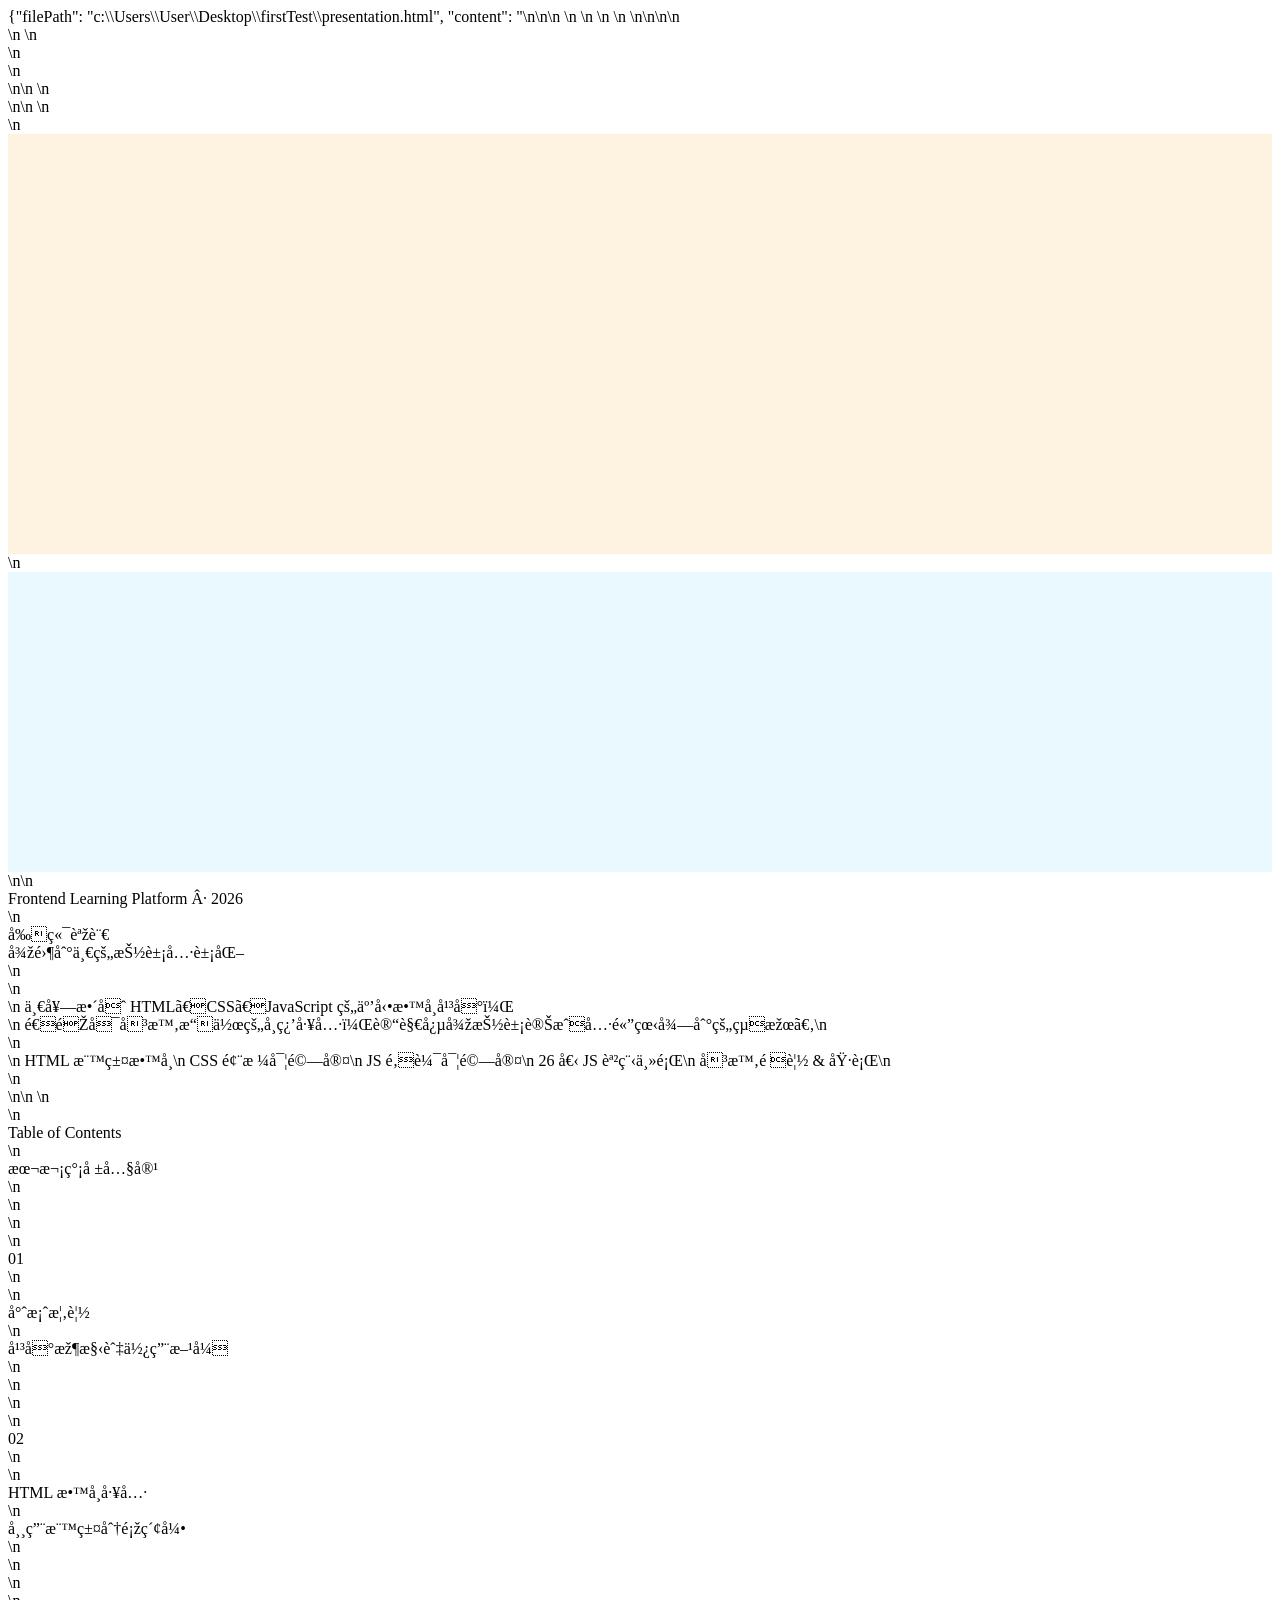
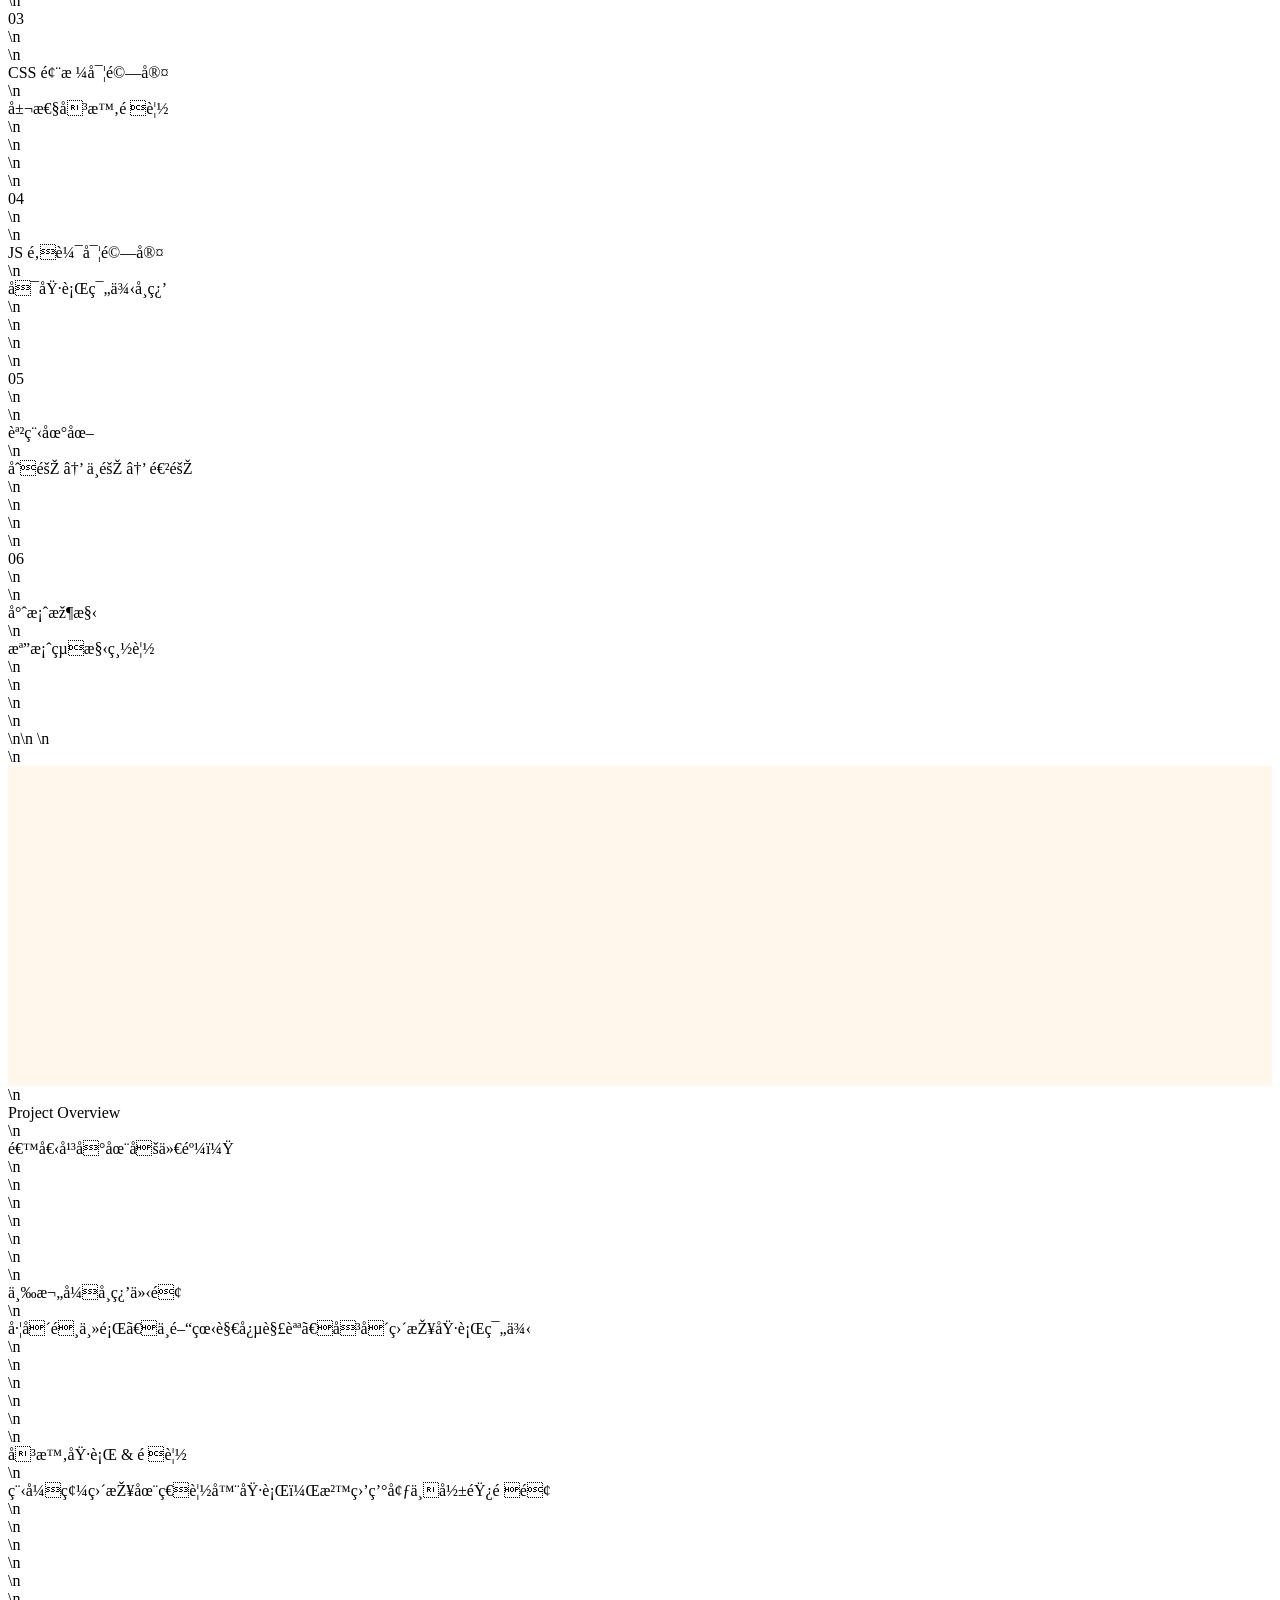
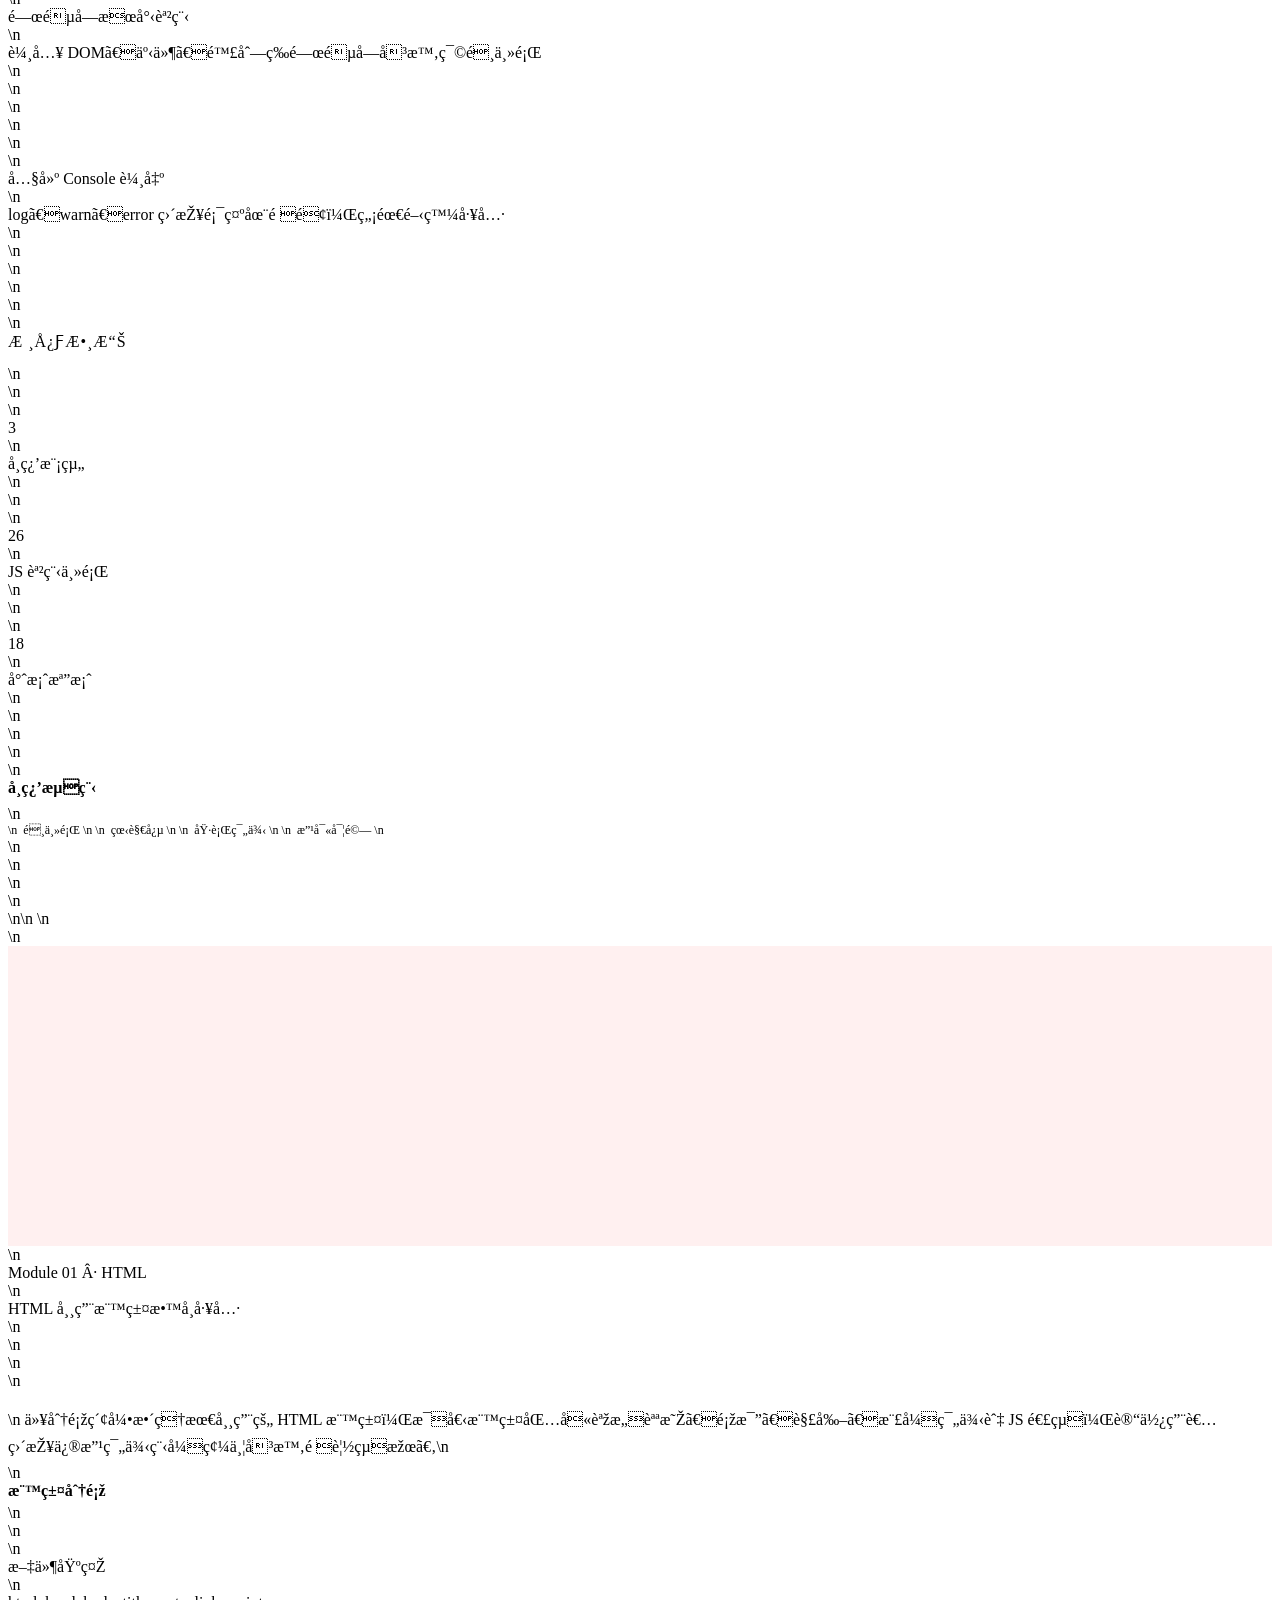
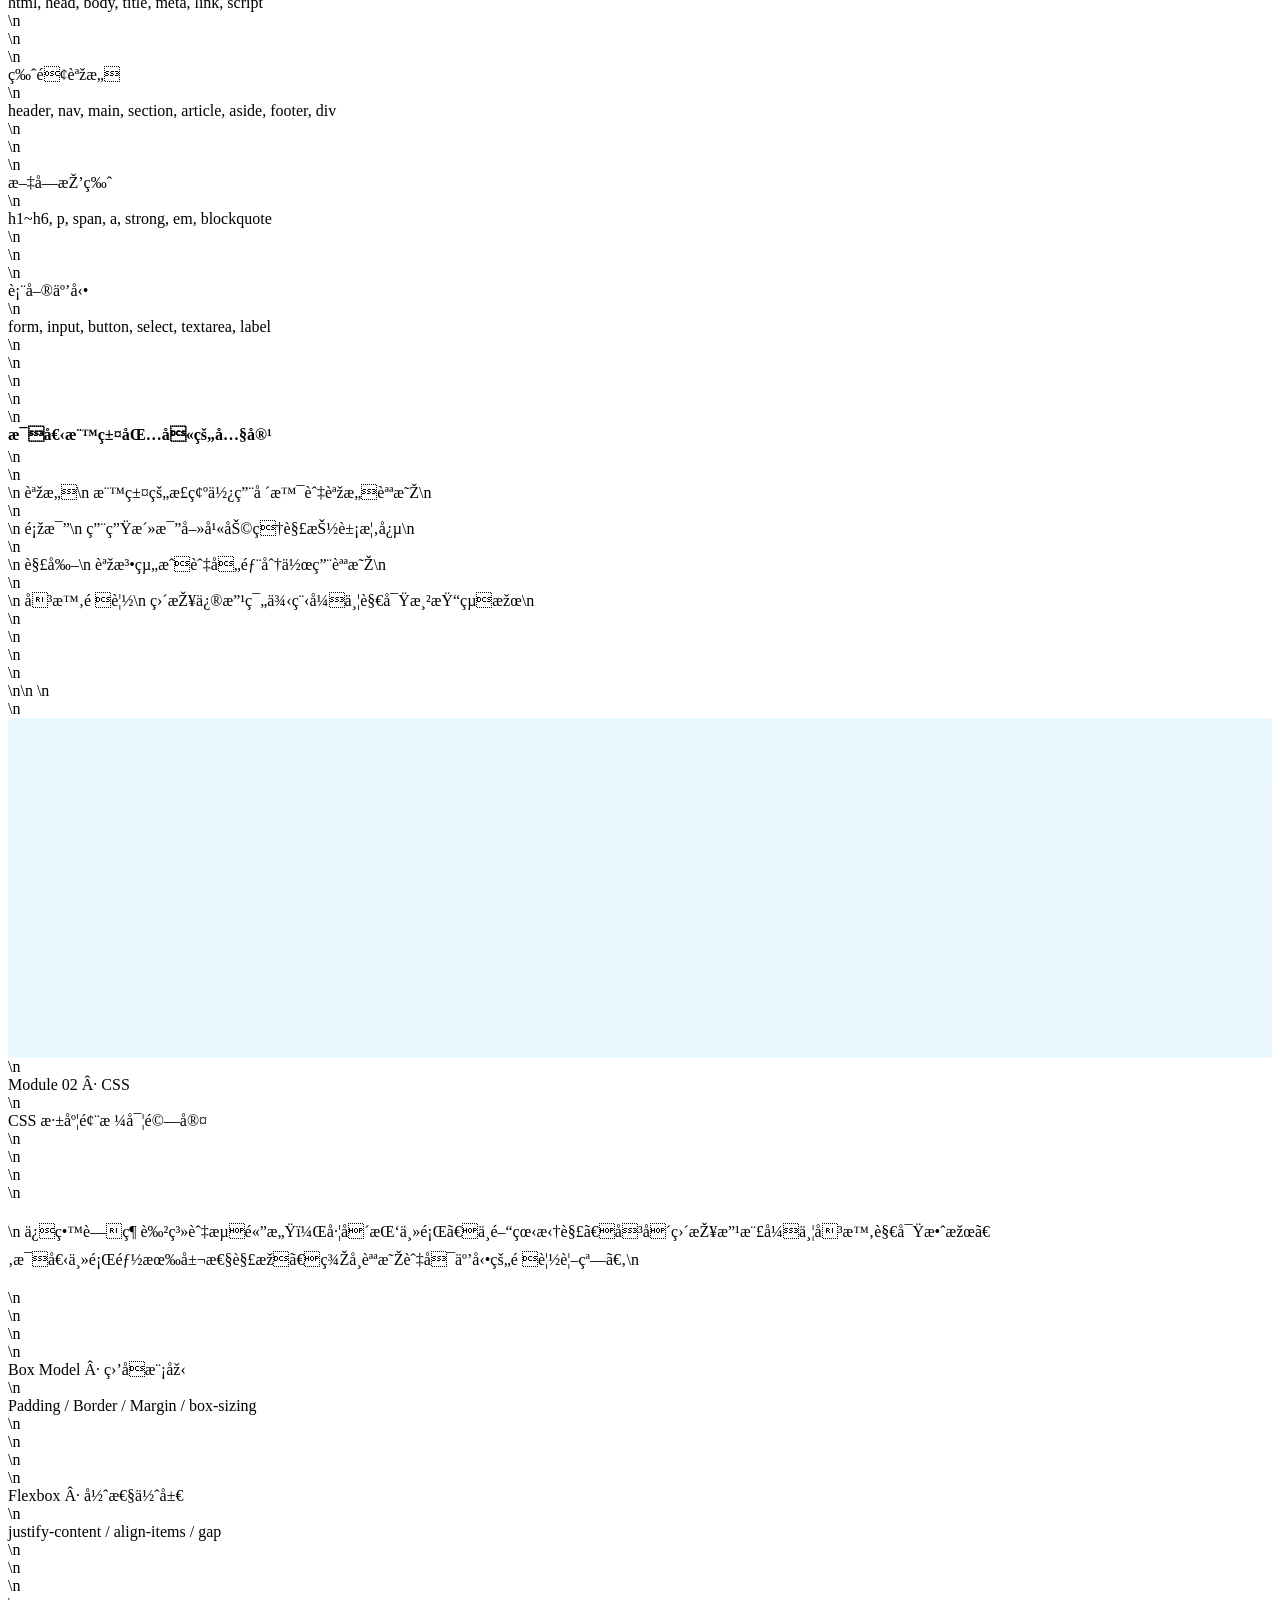
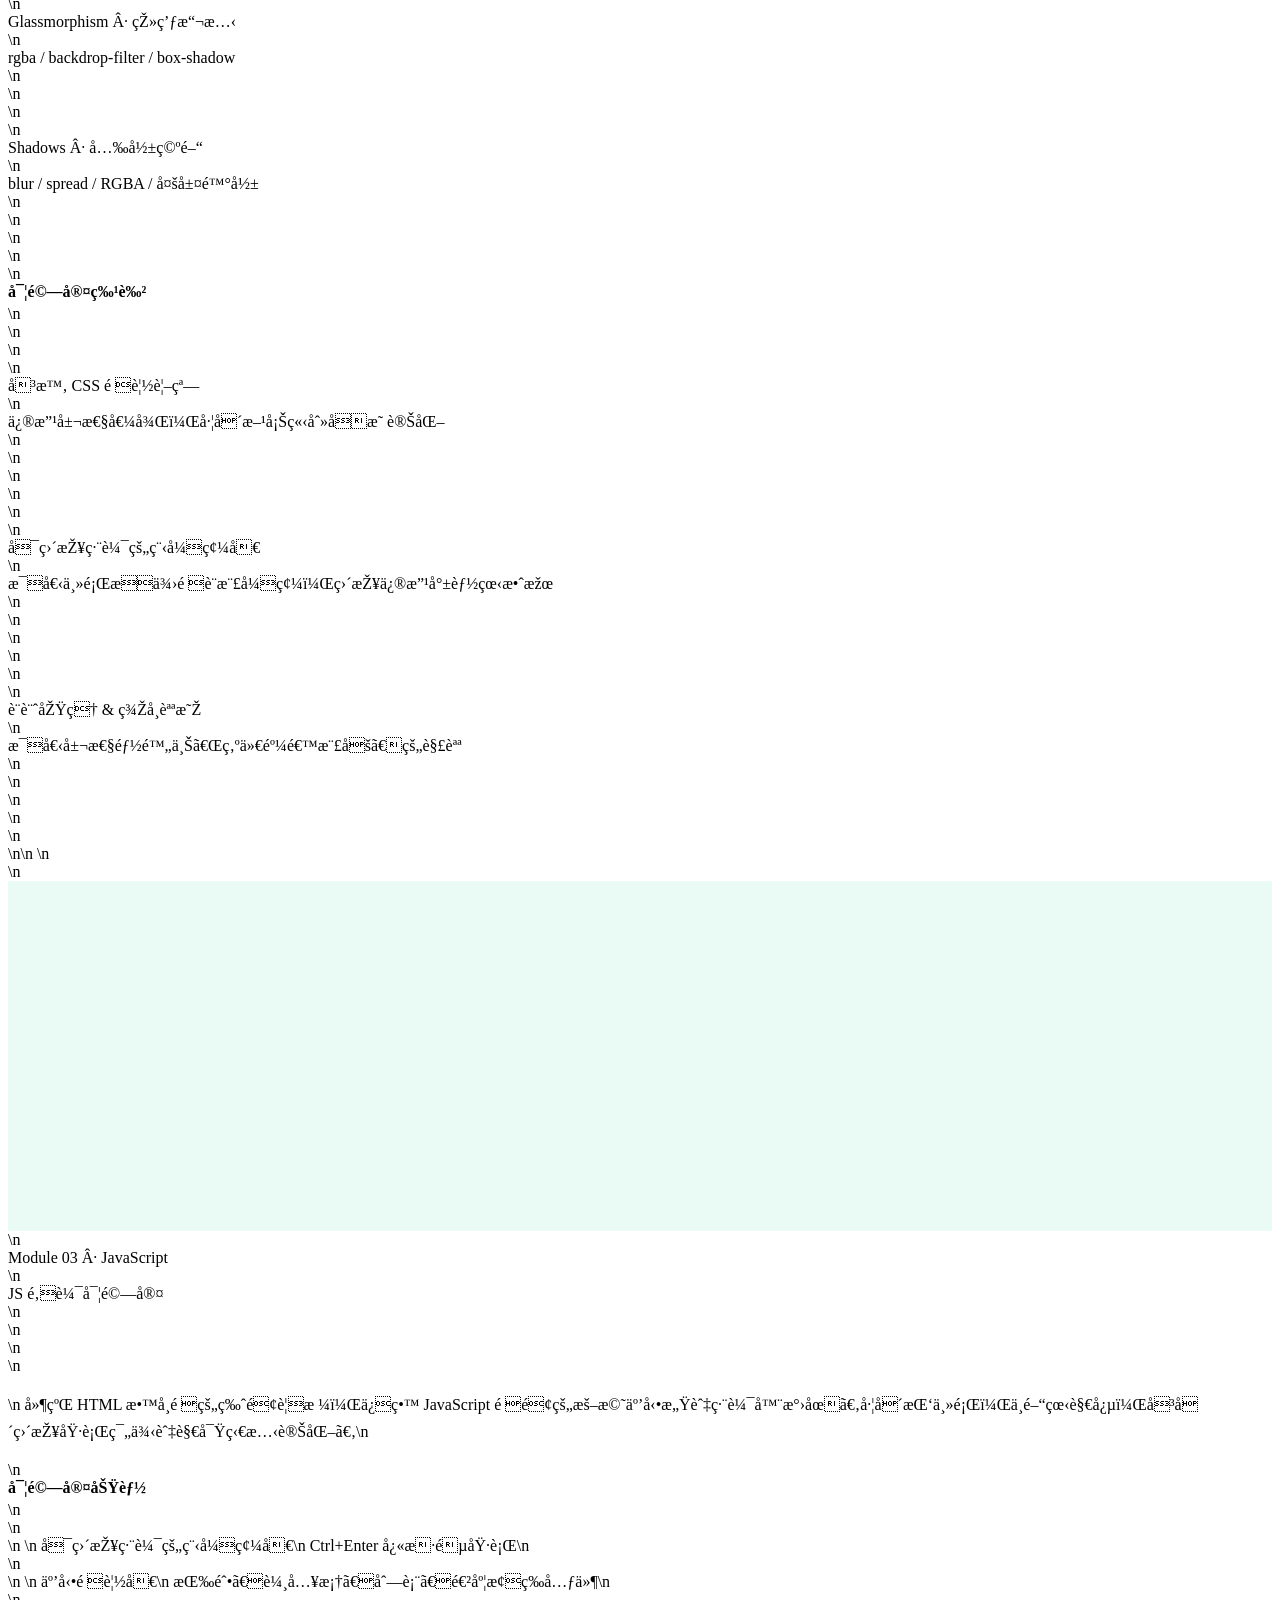
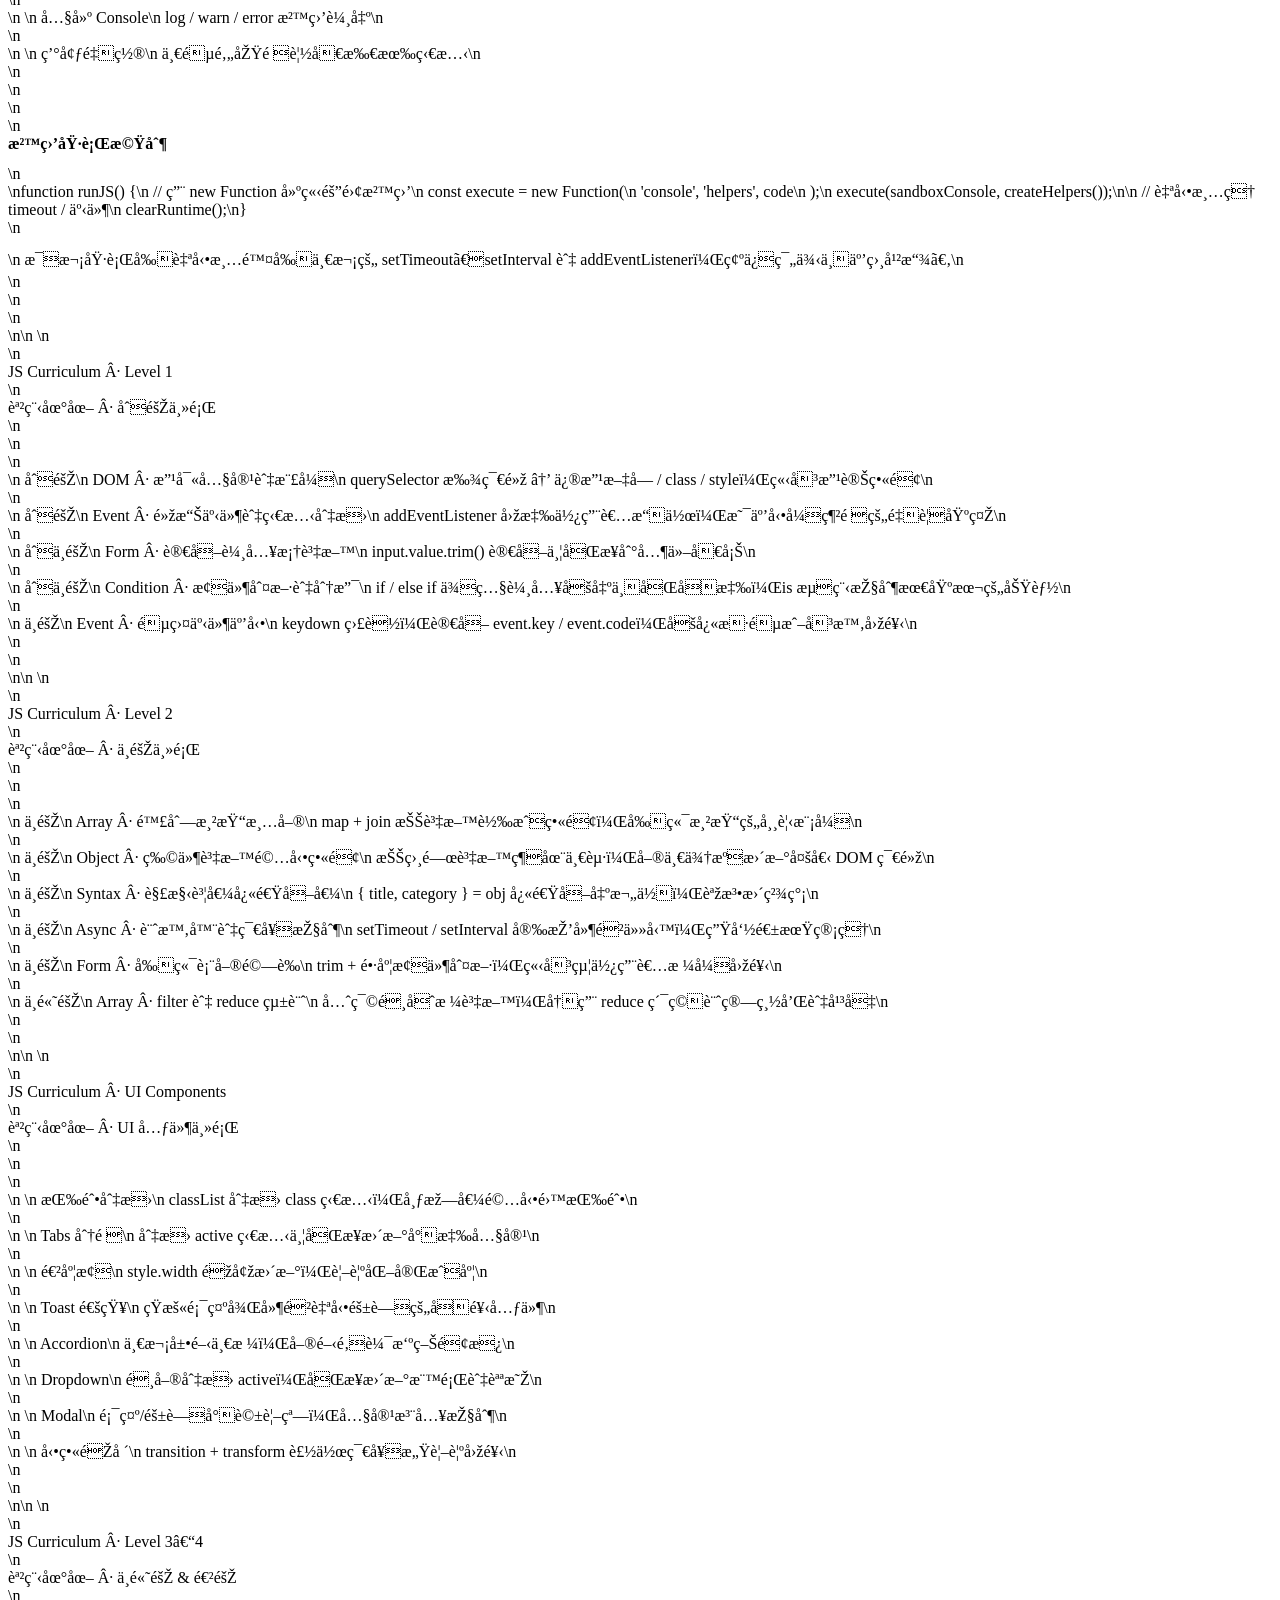
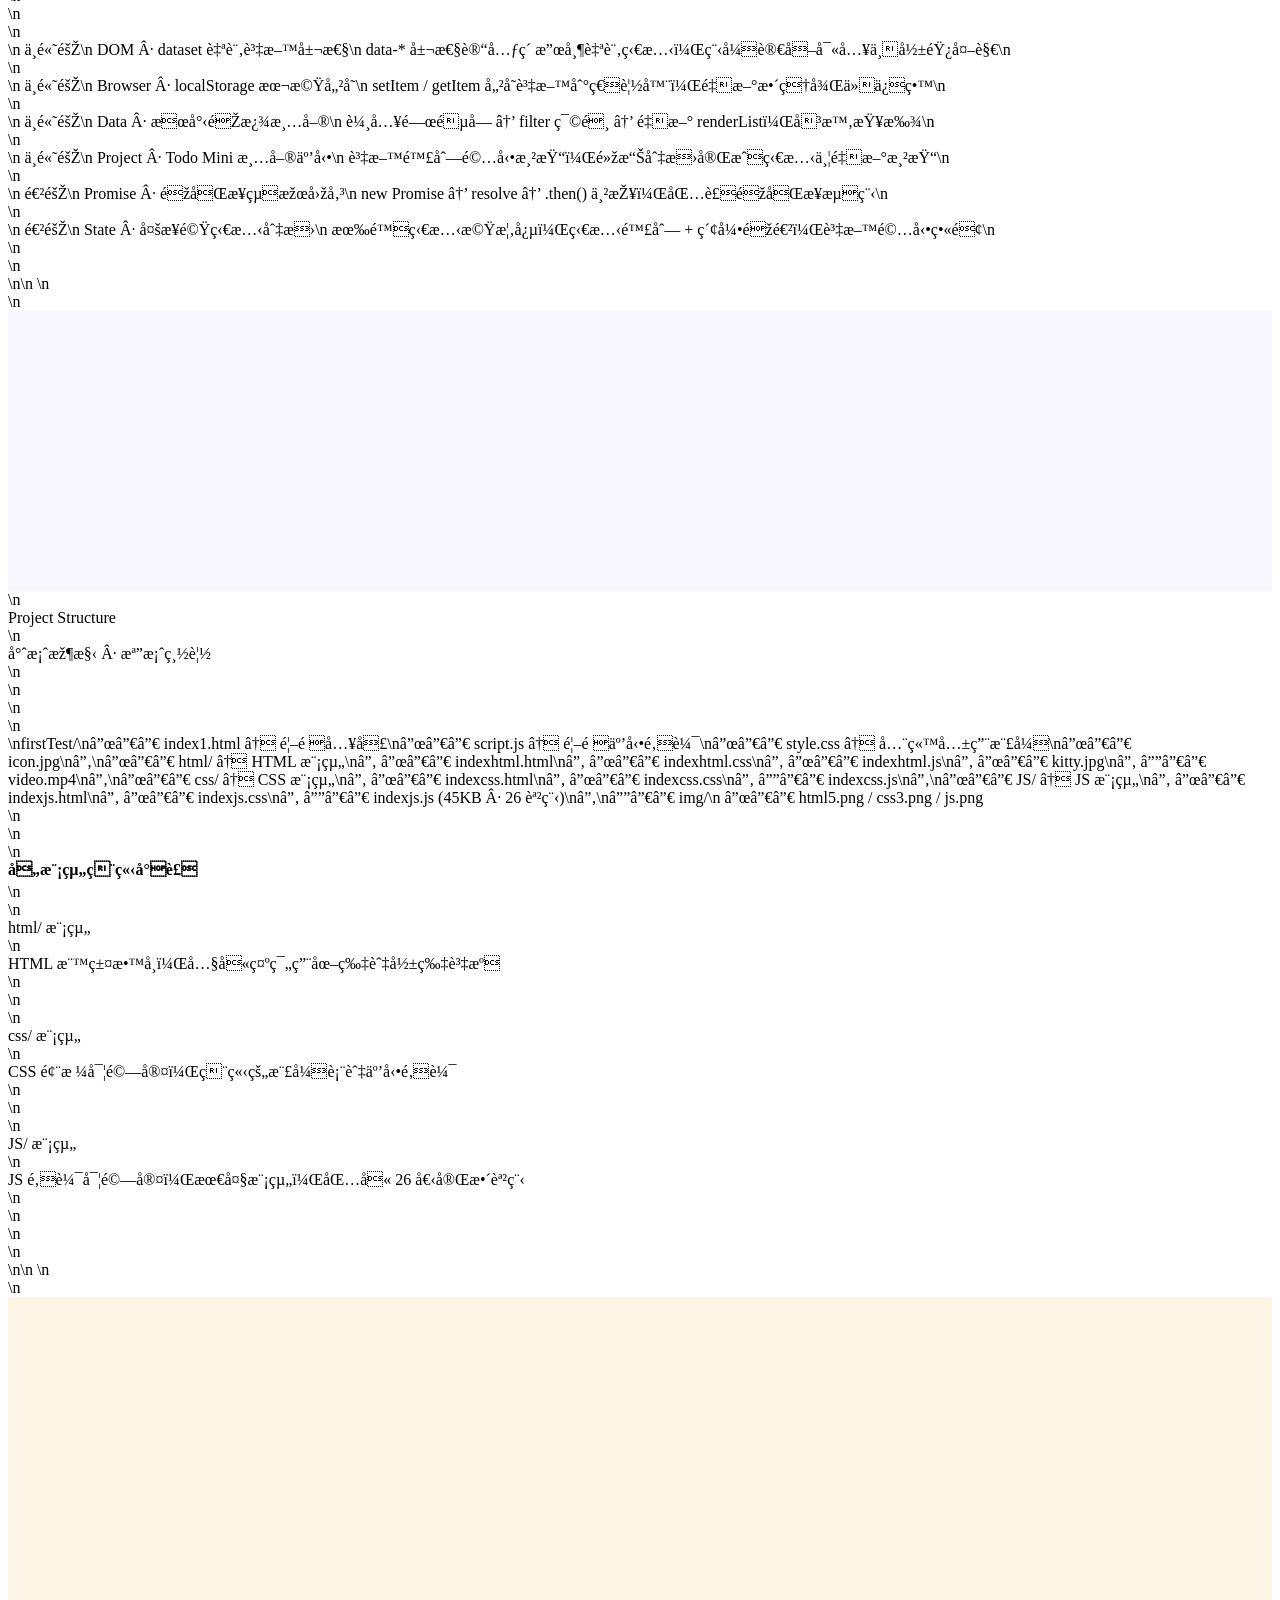
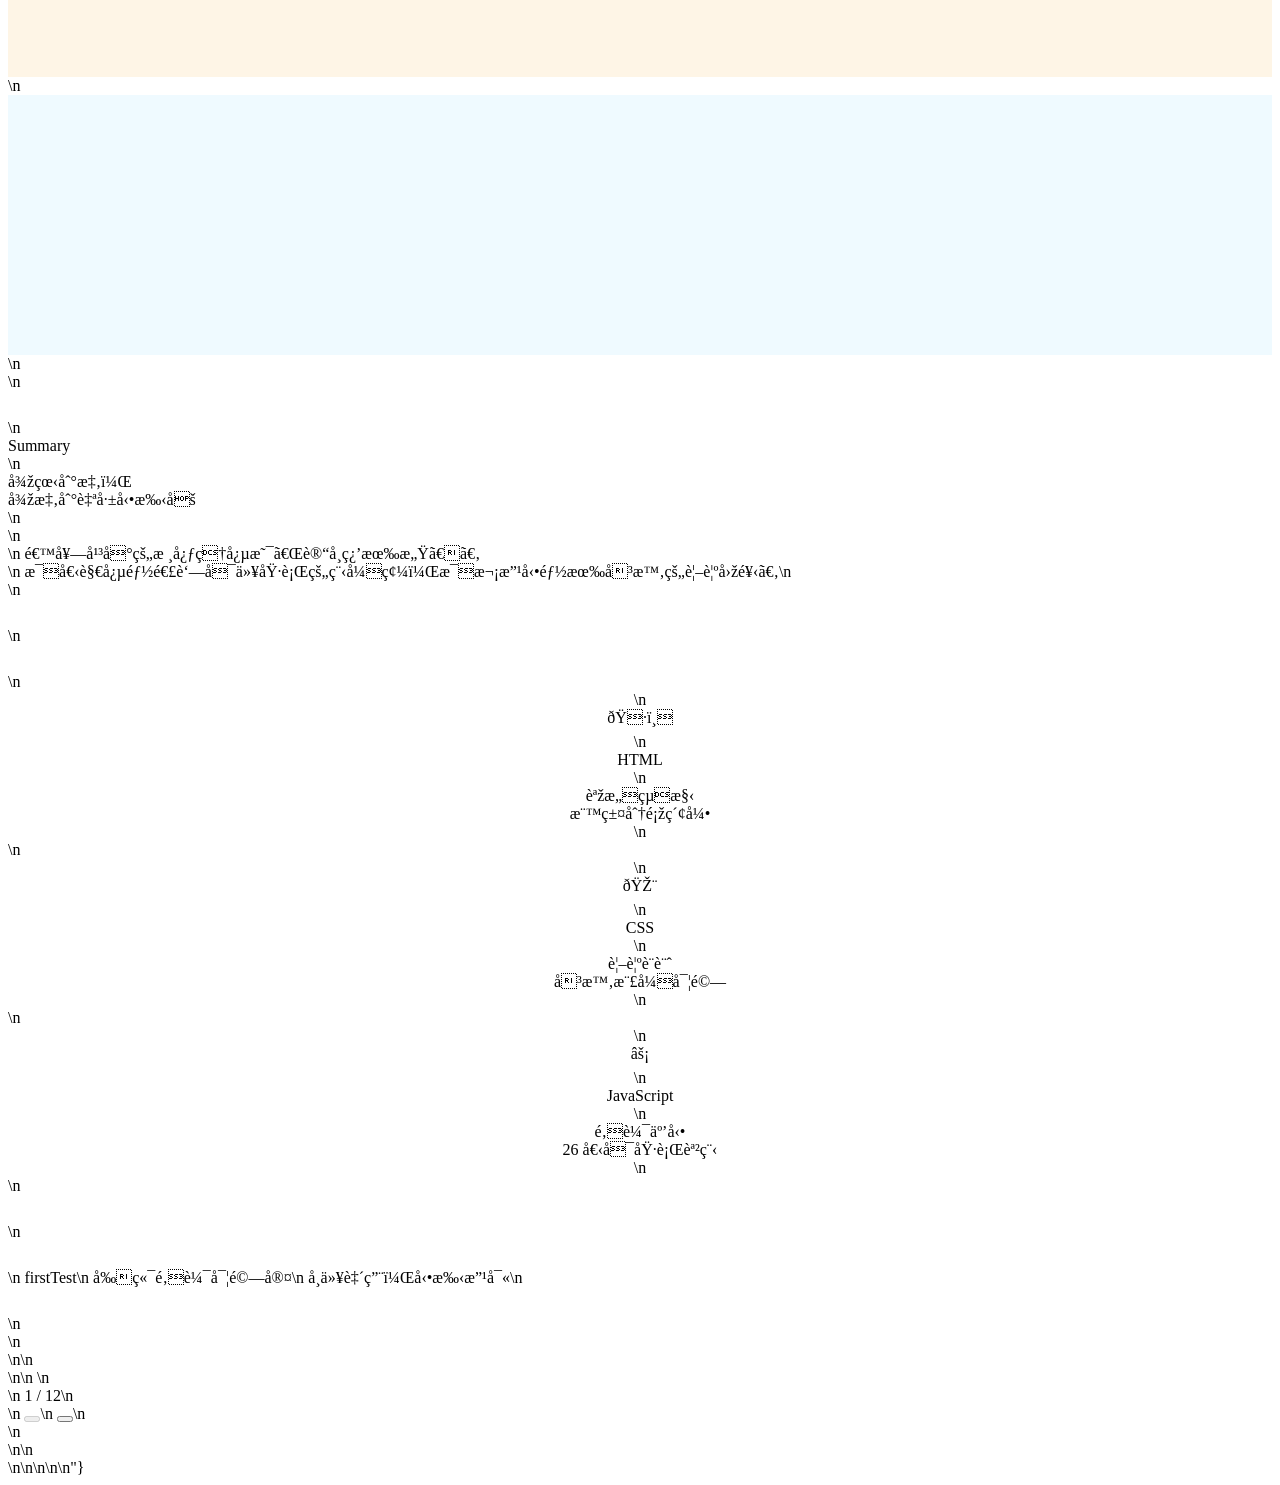
<file: recovered_51.html>
{"filePath": "c:\\Users\\User\\Desktop\\firstTest\\presentation.html", "content": "<!DOCTYPE html>\n<html lang=\"zh-TW\">\n<head>\n  <meta charset=\"UTF-8\" />\n  <meta name=\"viewport\" content=\"width=device-width, initial-scale=1.0\" />\n  <title>前端語言：從零到一 — 簡報</title>\n  <link href=\"https://cdn.jsdelivr.net/npm/bootstrap-icons@1.11.3/font/bootstrap-icons.css\" rel=\"stylesheet\" />\n  <style>\n    *, *::before, *::after { box-sizing: border-box; margin: 0; padding: 0; }\n\n    :root {\n      --bg:        #0d0f14;\n      --surface:   #161a23;\n      --card:      #1e2330;\n      --border:    rgba(255,255,255,0.08);\n      --text:      #e8eaf0;\n      --muted:     #8890a4;\n      --orange:    #f59e0b;\n      --orange-d:  #d97706;\n      --blue:      #38bdf8;\n      --green:     #34d399;\n      --purple:    #a78bfa;\n      --red:       #f87171;\n      --radius:    14px;\n      --slide-w:   1200px;\n      --slide-h:   680px;\n    }\n\n    html, body {\n      height: 100%;\n      background: #06080d;\n      font-family: 'Segoe UI', system-ui, sans-serif;\n      color: var(--text);\n      overflow: hidden;\n    }\n\n    /* ───── 外框 ───── */\n    .deck-shell {\n      display: flex;\n      flex-direction: column;\n      align-items: center;\n      justify-content: center;\n      height: 100vh;\n      gap: 16px;\n    }\n\n    /* ───── 投影片容器 ───── */\n    .slide-viewport {\n      position: relative;\n      width: var(--slide-w);\n      height: var(--slide-h);\n      background: var(--bg);\n      border-radius: 18px;\n      overflow: hidden;\n      box-shadow: 0 32px 80px rgba(0,0,0,0.7), 0 0 0 1px var(--border);\n    }\n\n    /* ───── 單張投影片 ───── */\n    .slide {\n      position: absolute;\n      inset: 0;\n      padding: 52px 64px;\n      display: flex;\n      flex-direction: column;\n      opacity: 0;\n      transform: translateX(60px);\n      transition: opacity .4s ease, transform .4s ease;\n      pointer-events: none;\n      overflow: hidden;\n    }\n    .slide.active {\n      opacity: 1;\n      transform: translateX(0);\n      pointer-events: auto;\n    }\n    .slide.exit-left {\n      opacity: 0;\n      transform: translateX(-60px);\n    }\n\n    /* ───── 頁碼條 ───── */\n    .slide-bar {\n      display: flex;\n      align-items: center;\n      justify-content: space-between;\n      width: var(--slide-w);\n    }\n    .slide-counter {\n      color: var(--muted);\n      font-size: 13px;\n      letter-spacing: .5px;\n    }\n    .nav-btns {\n      display: flex;\n      gap: 8px;\n    }\n    .nav-btn {\n      width: 38px; height: 38px;\n      background: var(--surface);\n      border: 1px solid var(--border);\n      border-radius: 50%;\n      color: var(--text);\n      font-size: 17px;\n      cursor: pointer;\n      display: flex; align-items: center; justify-content: center;\n      transition: background .2s, transform .15s;\n    }\n    .nav-btn:hover { background: var(--card); transform: scale(1.08); }\n    .nav-btn:disabled { opacity: .3; cursor: default; transform: none; }\n\n    /* ───── 進度條 ───── */\n    .progress-bar-track {\n      width: var(--slide-w);\n      height: 3px;\n      background: var(--border);\n      border-radius: 9px;\n    }\n    .progress-bar-fill {\n      height: 100%;\n      background: linear-gradient(90deg, var(--orange), var(--blue));\n      border-radius: 9px;\n      transition: width .4s ease;\n    }\n\n    /* ═══════════════════════════════════\n       通用元件\n    ═══════════════════════════════════ */\n    .slide-label {\n      font-size: 11px;\n      font-weight: 700;\n      letter-spacing: 2px;\n      text-transform: uppercase;\n      color: var(--muted);\n      margin-bottom: 12px;\n    }\n    .slide-title {\n      font-size: 42px;\n      font-weight: 800;\n      line-height: 1.15;\n      margin-bottom: 14px;\n    }\n    .slide-subtitle {\n      font-size: 17px;\n      color: var(--muted);\n      line-height: 1.7;\n      max-width: 800px;\n    }\n    .divider {\n      width: 48px; height: 4px;\n      border-radius: 9px;\n      margin: 16px 0;\n    }\n    .tag-pill {\n      display: inline-flex;\n      align-items: center;\n      gap: 5px;\n      background: rgba(255,255,255,0.06);\n      border: 1px solid var(--border);\n      border-radius: 20px;\n      padding: 4px 12px;\n      font-size: 12px;\n      color: var(--muted);\n      font-weight: 500;\n    }\n\n    /* ───── 卡片網格 ───── */\n    .card-grid {\n      display: grid;\n      gap: 16px;\n      flex: 1;\n      align-content: start;\n    }\n    .card-grid.col-3 { grid-template-columns: repeat(3, 1fr); }\n    .card-grid.col-2 { grid-template-columns: repeat(2, 1fr); }\n    .card-grid.col-4 { grid-template-columns: repeat(4, 1fr); }\n\n    .info-card {\n      background: var(--card);\n      border: 1px solid var(--border);\n      border-radius: var(--radius);\n      padding: 20px;\n    }\n    .info-card .card-icon {\n      font-size: 22px;\n      margin-bottom: 10px;\n    }\n    .info-card .card-title {\n      font-size: 14px;\n      font-weight: 700;\n      margin-bottom: 6px;\n    }\n    .info-card .card-desc {\n      font-size: 12.5px;\n      color: var(--muted);\n      line-height: 1.6;\n    }\n\n    /* ───── 特色行列 ───── */\n    .feature-row {\n      display: flex;\n      align-items: flex-start;\n      gap: 14px;\n      padding: 14px 0;\n      border-bottom: 1px solid var(--border);\n    }\n    .feature-row:last-child { border-bottom: none; }\n    .feature-icon {\n      width: 38px; height: 38px;\n      border-radius: 10px;\n      display: flex; align-items: center; justify-content: center;\n      font-size: 18px;\n      flex-shrink: 0;\n    }\n    .feature-text .ft-title { font-size: 14px; font-weight: 700; margin-bottom: 3px; }\n    .feature-text .ft-desc { font-size: 12.5px; color: var(--muted); }\n\n    /* ───── 課程徽章列表 ───── */\n    .lesson-list {\n      display: flex;\n      flex-direction: column;\n      gap: 10px;\n      flex: 1;\n    }\n    .lesson-item {\n      display: flex;\n      align-items: center;\n      gap: 12px;\n      background: var(--card);\n      border: 1px solid var(--border);\n      border-radius: 10px;\n      padding: 11px 16px;\n    }\n    .lesson-item .l-badge {\n      font-size: 10px;\n      font-weight: 700;\n      letter-spacing: .5px;\n      padding: 2px 8px;\n      border-radius: 20px;\n      white-space: nowrap;\n      flex-shrink: 0;\n    }\n    .lesson-item .l-title { font-size: 13.5px; font-weight: 600; flex: 1; }\n    .lesson-item .l-desc { font-size: 11.5px; color: var(--muted); flex: 2; }\n\n    .badge-basic   { background: rgba(52,211,153,.15); color: var(--green); }\n    .badge-mid     { background: rgba(56,189,248,.15); color: var(--blue); }\n    .badge-midhi   { background: rgba(167,139,250,.15); color: var(--purple); }\n    .badge-adv     { background: rgba(248,113,113,.15); color: var(--red); }\n\n    /* ───── 兩欄版型 ───── */\n    .two-col {\n      display: grid;\n      grid-template-columns: 1fr 1fr;\n      gap: 24px;\n      flex: 1;\n      align-content: start;\n    }\n\n    /* ───── 大數字 ───── */\n    .stat-row {\n      display: flex;\n      gap: 32px;\n      flex-wrap: wrap;\n    }\n    .stat-box { text-align: center; }\n    .stat-num { font-size: 44px; font-weight: 900; line-height: 1; }\n    .stat-lbl { font-size: 12px; color: var(--muted); margin-top: 4px; }\n\n    /* ───── 檔案樹 ───── */\n    .file-tree {\n      font-family: 'Consolas', monospace;\n      font-size: 13px;\n      color: var(--muted);\n      line-height: 1.9;\n    }\n    .file-tree .dir { color: var(--blue); font-weight: 700; }\n    .file-tree .file-html { color: var(--orange); }\n    .file-tree .file-css  { color: var(--blue); }\n    .file-tree .file-js   { color: var(--green); }\n    .file-tree .file-img  { color: var(--purple); }\n\n    /* ─── 顏色 accent ─── */\n    .accent-orange { color: var(--orange); }\n    .accent-blue   { color: var(--blue); }\n    .accent-green  { color: var(--green); }\n    .accent-purple { color: var(--purple); }\n    .accent-red    { color: var(--red); }\n\n    .bg-orange { background: rgba(245,158,11,.12); }\n    .bg-blue   { background: rgba(56,189,248,.12); }\n    .bg-green  { background: rgba(52,211,153,.12); }\n    .bg-purple { background: rgba(167,139,250,.12); }\n    .bg-red    { background: rgba(248,113,113,.12); }\n    .border-orange { border-color: rgba(245,158,11,.3) !important; }\n    .border-blue   { border-color: rgba(56,189,248,.3) !important; }\n    .border-green  { border-color: rgba(52,211,153,.3) !important; }\n    .border-purple { border-color: rgba(167,139,250,.3) !important; }\n\n    /* 背景裝飾 */\n    .bg-blob {\n      position: absolute;\n      border-radius: 50%;\n      filter: blur(80px);\n      pointer-events: none;\n      z-index: 0;\n    }\n    .slide > * { position: relative; z-index: 1; }\n\n    /* ─── 目錄卡片 ─── */\n    .toc-card {\n      display: flex;\n      align-items: center;\n      gap: 18px;\n      background: var(--card);\n      border: 1px solid var(--border);\n      border-radius: var(--radius);\n      padding: 20px 24px;\n      cursor: pointer;\n      transition: background .2s, transform .2s;\n    }\n    .toc-card:hover { background: #252c3a; transform: translateY(-2px); }\n    .toc-card .toc-num {\n      font-size: 28px; font-weight: 900; line-height: 1;\n      min-width: 40px;\n    }\n    .toc-card .toc-info .toc-name { font-size: 16px; font-weight: 700; }\n    .toc-card .toc-info .toc-sub  { font-size: 12px; color: var(--muted); margin-top: 2px; }\n\n    /* ─── code block ─── */\n    .code-block {\n      background: #0a0c10;\n      border: 1px solid var(--border);\n      border-radius: 10px;\n      padding: 16px 20px;\n      font-family: 'Consolas', monospace;\n      font-size: 12.5px;\n      color: #c9d1d9;\n      line-height: 1.7;\n      overflow: auto;\n    }\n    .code-block .kw  { color: #ff7b72; }\n    .code-block .str { color: #a5d6ff; }\n    .code-block .fn  { color: #d2a8ff; }\n    .code-block .cm  { color: #6e7681; }\n    .code-block .nm  { color: #ffa657; }\n\n    /* ─── 大型圖示卡 ─── */\n    .big-icon-card {\n      display: flex;\n      flex-direction: column;\n      align-items: center;\n      justify-content: center;\n      text-align: center;\n      gap: 12px;\n      background: var(--card);\n      border: 1px solid var(--border);\n      border-radius: var(--radius);\n      padding: 28px 16px;\n    }\n    .big-icon-card .bi-icon { font-size: 36px; }\n    .big-icon-card .bi-label { font-size: 13px; font-weight: 700; }\n    .big-icon-card .bi-desc  { font-size: 11.5px; color: var(--muted); line-height: 1.5; }\n\n    /* ─── 標題幻燈片特殊版 ─── */\n    #slide-0 {\n      justify-content: center;\n      gap: 0;\n    }\n    #slide-0 .slide-title { font-size: 52px; }\n    #slide-0 .hero-badges { display: flex; gap: 10px; flex-wrap: wrap; margin-top: 28px; }\n\n  </style>\n</head>\n<body>\n\n<div class=\"deck-shell\">\n  <!-- 進度條 -->\n  <div class=\"progress-bar-track\">\n    <div class=\"progress-bar-fill\" id=\"progress-fill\"></div>\n  </div>\n\n  <!-- 投影片視窗 -->\n  <div class=\"slide-viewport\" id=\"deck\">\n\n    <!-- ══════════════════════════════════════════\n         Slide 0 · 封面\n    ══════════════════════════════════════════ -->\n    <div class=\"slide active\" id=\"slide-0\">\n      <div class=\"bg-blob\" style=\"width:420px;height:420px;background:rgba(245,158,11,.12);top:-100px;right:-80px;\"></div>\n      <div class=\"bg-blob\" style=\"width:300px;height:300px;background:rgba(56,189,248,.1);bottom:-60px;left:-60px;\"></div>\n\n      <div class=\"slide-label\">Frontend Learning Platform · 2026</div>\n      <div class=\"slide-title\">前端語言<br><span class=\"accent-orange\">從零到一</span>的抽象具象化</div>\n      <div class=\"divider\" style=\"background:linear-gradient(90deg,var(--orange),var(--blue));\"></div>\n      <div class=\"slide-subtitle\">\n        一套整合 HTML、CSS、JavaScript 的互動教學平台，<br>\n        透過可即時操作的學習工具，讓觀念從抽象變成具體看得到的結果。\n      </div>\n      <div class=\"hero-badges\">\n        <span class=\"tag-pill accent-orange\"><i class=\"bi bi-filetype-html\"></i> HTML 標籤教學</span>\n        <span class=\"tag-pill accent-blue\"><i class=\"bi bi-palette\"></i> CSS 風格實驗室</span>\n        <span class=\"tag-pill accent-green\"><i class=\"bi bi-code-slash\"></i> JS 邏輯實驗室</span>\n        <span class=\"tag-pill\"><i class=\"bi bi-layers\"></i> 26 個 JS 課程主題</span>\n        <span class=\"tag-pill\"><i class=\"bi bi-eye\"></i> 即時預覽 &amp; 執行</span>\n      </div>\n    </div>\n\n    <!-- ══════════════════════════════════════════\n         Slide 1 · 目錄\n    ══════════════════════════════════════════ -->\n    <div class=\"slide\" id=\"slide-1\">\n      <div class=\"slide-label\">Table of Contents</div>\n      <div class=\"slide-title\" style=\"font-size:32px;\">本次簡報內容</div>\n      <div class=\"divider\" style=\"background:var(--blue);\"></div>\n      <div class=\"card-grid col-3\" style=\"margin-top:8px;\">\n        <div class=\"toc-card\">\n          <div class=\"toc-num accent-orange\">01</div>\n          <div class=\"toc-info\">\n            <div class=\"toc-name\">專案概覽</div>\n            <div class=\"toc-sub\">平台架構與使用方式</div>\n          </div>\n        </div>\n        <div class=\"toc-card\">\n          <div class=\"toc-num accent-red\">02</div>\n          <div class=\"toc-info\">\n            <div class=\"toc-name\">HTML 教學工具</div>\n            <div class=\"toc-sub\">常用標籤分類索引</div>\n          </div>\n        </div>\n        <div class=\"toc-card\">\n          <div class=\"toc-num accent-blue\">03</div>\n          <div class=\"toc-info\">\n            <div class=\"toc-name\">CSS 風格實驗室</div>\n            <div class=\"toc-sub\">屬性即時預覽</div>\n          </div>\n        </div>\n        <div class=\"toc-card\">\n          <div class=\"toc-num accent-green\">04</div>\n          <div class=\"toc-info\">\n            <div class=\"toc-name\">JS 邏輯實驗室</div>\n            <div class=\"toc-sub\">可執行範例學習</div>\n          </div>\n        </div>\n        <div class=\"toc-card\">\n          <div class=\"toc-num accent-purple\">05</div>\n          <div class=\"toc-info\">\n            <div class=\"toc-name\">課程地圖</div>\n            <div class=\"toc-sub\">初階 → 中階 → 進階</div>\n          </div>\n        </div>\n        <div class=\"toc-card\">\n          <div class=\"toc-num\" style=\"color:var(--muted)\">06</div>\n          <div class=\"toc-info\">\n            <div class=\"toc-name\">專案架構</div>\n            <div class=\"toc-sub\">檔案結構總覽</div>\n          </div>\n        </div>\n      </div>\n    </div>\n\n    <!-- ══════════════════════════════════════════\n         Slide 2 · 專案概覽\n    ══════════════════════════════════════════ -->\n    <div class=\"slide\" id=\"slide-2\">\n      <div class=\"bg-blob\" style=\"width:320px;height:320px;background:rgba(245,158,11,.08);top:-80px;right:-60px;\"></div>\n      <div class=\"slide-label\">Project Overview</div>\n      <div class=\"slide-title\" style=\"font-size:32px;\">這個平台在做什麼？</div>\n      <div class=\"divider\" style=\"background:var(--orange);\"></div>\n      <div class=\"two-col\" style=\"margin-top:8px;\">\n        <div style=\"display:flex;flex-direction:column;gap:12px;\">\n          <div class=\"feature-row\">\n            <div class=\"feature-icon bg-orange\" style=\"color:var(--orange)\"><i class=\"bi bi-layout-three-columns\"></i></div>\n            <div class=\"feature-text\">\n              <div class=\"ft-title\">三欄式學習介面</div>\n              <div class=\"ft-desc\">左側選主題、中間看觀念解說、右側直接執行範例</div>\n            </div>\n          </div>\n          <div class=\"feature-row\">\n            <div class=\"feature-icon bg-green\" style=\"color:var(--green)\"><i class=\"bi bi-play-circle\"></i></div>\n            <div class=\"feature-text\">\n              <div class=\"ft-title\">即時執行 &amp; 預覽</div>\n              <div class=\"ft-desc\">程式碼直接在瀏覽器執行，沙盒環境不影響頁面</div>\n            </div>\n          </div>\n          <div class=\"feature-row\">\n            <div class=\"feature-icon bg-blue\" style=\"color:var(--blue)\"><i class=\"bi bi-search\"></i></div>\n            <div class=\"feature-text\">\n              <div class=\"ft-title\">關鍵字搜尋課程</div>\n              <div class=\"ft-desc\">輸入 DOM、事件、陣列等關鍵字即時篩選主題</div>\n            </div>\n          </div>\n          <div class=\"feature-row\">\n            <div class=\"feature-icon bg-purple\" style=\"color:var(--purple)\"><i class=\"bi bi-terminal\"></i></div>\n            <div class=\"feature-text\">\n              <div class=\"ft-title\">內建 Console 輸出</div>\n              <div class=\"ft-desc\">log、warn、error 直接顯示在頁面，無需開發工具</div>\n            </div>\n          </div>\n        </div>\n        <div style=\"display:flex;flex-direction:column;gap:12px;\">\n          <div style=\"background:var(--card);border:1px solid var(--border);border-radius:var(--radius);padding:20px;flex:1;\">\n            <div style=\"font-size:12px;color:var(--muted);margin-bottom:14px;letter-spacing:1px;text-transform:uppercase;\">核心數據</div>\n            <div class=\"stat-row\" style=\"justify-content:space-around;\">\n              <div class=\"stat-box\">\n                <div class=\"stat-num accent-orange\">3</div>\n                <div class=\"stat-lbl\">學習模組</div>\n              </div>\n              <div class=\"stat-box\">\n                <div class=\"stat-num accent-green\">26</div>\n                <div class=\"stat-lbl\">JS 課程主題</div>\n              </div>\n              <div class=\"stat-box\">\n                <div class=\"stat-num accent-blue\">18</div>\n                <div class=\"stat-lbl\">專案檔案</div>\n              </div>\n            </div>\n          </div>\n          <div style=\"background:var(--card);border:1px solid var(--border);border-radius:var(--radius);padding:16px 20px;\">\n            <div style=\"font-size:13px;font-weight:700;margin-bottom:8px;\">學習流程</div>\n            <div style=\"display:flex;align-items:center;gap:8px;font-size:12px;color:var(--muted);\">\n              <span style=\"background:rgba(245,158,11,.15);color:var(--orange);padding:3px 10px;border-radius:20px;\">選主題</span>\n              <i class=\"bi bi-arrow-right\"></i>\n              <span style=\"background:rgba(56,189,248,.15);color:var(--blue);padding:3px 10px;border-radius:20px;\">看觀念</span>\n              <i class=\"bi bi-arrow-right\"></i>\n              <span style=\"background:rgba(52,211,153,.15);color:var(--green);padding:3px 10px;border-radius:20px;\">執行範例</span>\n              <i class=\"bi bi-arrow-right\"></i>\n              <span style=\"background:rgba(167,139,250,.15);color:var(--purple);padding:3px 10px;border-radius:20px;\">改寫實驗</span>\n            </div>\n          </div>\n        </div>\n      </div>\n    </div>\n\n    <!-- ══════════════════════════════════════════\n         Slide 3 · HTML 教學工具介紹\n    ══════════════════════════════════════════ -->\n    <div class=\"slide\" id=\"slide-3\">\n      <div class=\"bg-blob\" style=\"width:300px;height:300px;background:rgba(248,113,113,.1);top:-80px;right:-40px;\"></div>\n      <div class=\"slide-label\">Module 01 · HTML</div>\n      <div class=\"slide-title\" style=\"font-size:30px;\"><span style=\"color:#f87171;\">HTML</span> 常用標籤教學工具</div>\n      <div class=\"divider\" style=\"background:var(--red);\"></div>\n      <div class=\"two-col\">\n        <div style=\"display:flex;flex-direction:column;gap:12px;\">\n          <p style=\"font-size:14px;color:var(--muted);line-height:1.7;margin-bottom:4px;\">\n            以分類索引整理最常用的 HTML 標籤，每個標籤包含語意說明、類比、解剖、樣式範例與 JS 連結，讓使用者直接修改範例程式碼並即時預覽結果。\n          </p>\n          <div style=\"font-size:13px;font-weight:700;margin-bottom:4px;\">標籤分類</div>\n          <div class=\"card-grid col-2\" style=\"gap:10px;\">\n            <div class=\"info-card bg-red border-orange\" style=\"padding:14px;\">\n              <div class=\"card-title accent-red\"><i class=\"bi bi-file-code\"></i> 文件基礎</div>\n              <div class=\"card-desc\">html, head, body, title, meta, link, script</div>\n            </div>\n            <div class=\"info-card\" style=\"padding:14px;\">\n              <div class=\"card-title accent-orange\"><i class=\"bi bi-layout-sidebar\"></i> 版面語意</div>\n              <div class=\"card-desc\">header, nav, main, section, article, aside, footer, div</div>\n            </div>\n            <div class=\"info-card\" style=\"padding:14px;\">\n              <div class=\"card-title accent-blue\"><i class=\"bi bi-type\"></i> 文字排版</div>\n              <div class=\"card-desc\">h1~h6, p, span, a, strong, em, blockquote</div>\n            </div>\n            <div class=\"info-card\" style=\"padding:14px;\">\n              <div class=\"card-title accent-green\"><i class=\"bi bi-ui-checks\"></i> 表單互動</div>\n              <div class=\"card-desc\">form, input, button, select, textarea, label</div>\n            </div>\n          </div>\n        </div>\n        <div style=\"display:flex;flex-direction:column;gap:12px;\">\n          <div style=\"font-size:13px;font-weight:700;margin-bottom:4px;\">每個標籤包含的內容</div>\n          <div style=\"display:flex;flex-direction:column;gap:8px;\">\n            <div class=\"lesson-item\">\n              <span class=\"l-badge badge-basic\">語意</span>\n              <span class=\"l-desc\">標籤的正確使用場景與語意說明</span>\n            </div>\n            <div class=\"lesson-item\">\n              <span class=\"l-badge badge-mid\">類比</span>\n              <span class=\"l-desc\">用生活比喻幫助理解抽象概念</span>\n            </div>\n            <div class=\"lesson-item\">\n              <span class=\"l-badge badge-midhi\">解剖</span>\n              <span class=\"l-desc\">語法組成與各部分作用說明</span>\n            </div>\n            <div class=\"lesson-item\">\n              <span class=\"l-badge badge-adv\">即時預覽</span>\n              <span class=\"l-desc\">直接修改範例程式並觀察渲染結果</span>\n            </div>\n          </div>\n        </div>\n      </div>\n    </div>\n\n    <!-- ══════════════════════════════════════════\n         Slide 4 · CSS 實驗室介紹\n    ══════════════════════════════════════════ -->\n    <div class=\"slide\" id=\"slide-4\">\n      <div class=\"bg-blob\" style=\"width:340px;height:340px;background:rgba(56,189,248,.1);top:-100px;right:-60px;\"></div>\n      <div class=\"slide-label\">Module 02 · CSS</div>\n      <div class=\"slide-title\" style=\"font-size:30px;\"><span class=\"accent-blue\">CSS</span> 深度風格實驗室</div>\n      <div class=\"divider\" style=\"background:var(--blue);\"></div>\n      <div class=\"two-col\">\n        <div style=\"display:flex;flex-direction:column;gap:10px;\">\n          <p style=\"font-size:13.5px;color:var(--muted);line-height:1.7;\">\n            保留藍綠色系與流體感，左側挑主題、中間看拆解、右側直接改樣式並即時觀察效果。每個主題都有屬性解析、美學說明與可互動的預覽視窗。\n          </p>\n          <div class=\"card-grid col-2\" style=\"gap:10px;\">\n            <div class=\"info-card bg-blue border-blue\" style=\"padding:14px;\">\n              <div class=\"card-icon accent-blue\"><i class=\"bi bi-box\"></i></div>\n              <div class=\"card-title\">Box Model · 盒子模型</div>\n              <div class=\"card-desc\">Padding / Border / Margin / box-sizing</div>\n            </div>\n            <div class=\"info-card\" style=\"padding:14px;\">\n              <div class=\"card-icon accent-green\"><i class=\"bi bi-layout-three-columns\"></i></div>\n              <div class=\"card-title\">Flexbox · 彈性佈局</div>\n              <div class=\"card-desc\">justify-content / align-items / gap</div>\n            </div>\n            <div class=\"info-card\" style=\"padding:14px;\">\n              <div class=\"card-icon accent-purple\"><i class=\"bi bi-snow3\"></i></div>\n              <div class=\"card-title\">Glassmorphism · 玻璃擬態</div>\n              <div class=\"card-desc\">rgba / backdrop-filter / box-shadow</div>\n            </div>\n            <div class=\"info-card\" style=\"padding:14px;\">\n              <div class=\"card-icon accent-orange\"><i class=\"bi bi-stars\"></i></div>\n              <div class=\"card-title\">Shadows · 光影空間</div>\n              <div class=\"card-desc\">blur / spread / RGBA / 多層陰影</div>\n            </div>\n          </div>\n        </div>\n        <div style=\"display:flex;flex-direction:column;gap:12px;\">\n          <div style=\"font-size:13px;font-weight:700;margin-bottom:4px;\">實驗室特色</div>\n          <div class=\"feature-row\">\n            <div class=\"feature-icon bg-blue\" style=\"color:var(--blue)\"><i class=\"bi bi-eye\"></i></div>\n            <div class=\"feature-text\">\n              <div class=\"ft-title\">即時 CSS 預覽視窗</div>\n              <div class=\"ft-desc\">修改屬性值後，左側方塊立刻反映變化</div>\n            </div>\n          </div>\n          <div class=\"feature-row\">\n            <div class=\"feature-icon bg-green\" style=\"color:var(--green)\"><i class=\"bi bi-pencil-square\"></i></div>\n            <div class=\"feature-text\">\n              <div class=\"ft-title\">可直接編輯的程式碼區</div>\n              <div class=\"ft-desc\">每個主題提供預設樣式碼，直接修改就能看效果</div>\n            </div>\n          </div>\n          <div class=\"feature-row\">\n            <div class=\"feature-icon bg-orange\" style=\"color:var(--orange)\"><i class=\"bi bi-lightbulb\"></i></div>\n            <div class=\"feature-text\">\n              <div class=\"ft-title\">設計原理 &amp; 美學說明</div>\n              <div class=\"ft-desc\">每個屬性都附上「為什麼這樣做」的解說</div>\n            </div>\n          </div>\n        </div>\n      </div>\n    </div>\n\n    <!-- ══════════════════════════════════════════\n         Slide 5 · JS 邏輯實驗室介紹\n    ══════════════════════════════════════════ -->\n    <div class=\"slide\" id=\"slide-5\">\n      <div class=\"bg-blob\" style=\"width:350px;height:350px;background:rgba(52,211,153,.1);top:-100px;right:-60px;\"></div>\n      <div class=\"slide-label\">Module 03 · JavaScript</div>\n      <div class=\"slide-title\" style=\"font-size:30px;\"><span class=\"accent-green\">JS</span> 邏輯實驗室</div>\n      <div class=\"divider\" style=\"background:var(--green);\"></div>\n      <div class=\"two-col\">\n        <div style=\"display:flex;flex-direction:column;gap:10px;\">\n          <p style=\"font-size:13.5px;color:var(--muted);line-height:1.7;\">\n            延續 HTML 教學頁的版面規格，保留 JavaScript 頁面的暖橘互動感與編輯器氛圍。左側挑主題，中間看觀念，右側直接執行範例與觀察狀態變化。\n          </p>\n          <div style=\"font-size:13px;font-weight:700;margin-bottom:4px;\">實驗室功能</div>\n          <div style=\"display:flex;flex-direction:column;gap:8px;\">\n            <div class=\"lesson-item\">\n              <i class=\"bi bi-code-slash accent-green\" style=\"font-size:15px;\"></i>\n              <span class=\"l-title\">可直接編輯的程式碼區</span>\n              <span class=\"l-desc\">Ctrl+Enter 快捷鍵執行</span>\n            </div>\n            <div class=\"lesson-item\">\n              <i class=\"bi bi-play-circle accent-orange\" style=\"font-size:15px;\"></i>\n              <span class=\"l-title\">互動預覽區</span>\n              <span class=\"l-desc\">按鈕、輸入框、列表、進度條等元件</span>\n            </div>\n            <div class=\"lesson-item\">\n              <i class=\"bi bi-terminal accent-blue\" style=\"font-size:15px;\"></i>\n              <span class=\"l-title\">內建 Console</span>\n              <span class=\"l-desc\">log / warn / error 沙盒輸出</span>\n            </div>\n            <div class=\"lesson-item\">\n              <i class=\"bi bi-arrow-counterclockwise accent-purple\" style=\"font-size:15px;\"></i>\n              <span class=\"l-title\">環境重置</span>\n              <span class=\"l-desc\">一鍵還原預覽區所有狀態</span>\n            </div>\n          </div>\n        </div>\n        <div>\n          <div style=\"font-size:13px;font-weight:700;margin-bottom:12px;\">沙盒執行機制</div>\n          <div class=\"code-block\">\n<span class=\"kw\">function</span> <span class=\"fn\">runJS</span>() {\n  <span class=\"cm\">// 用 new Function 建立隔離沙盒</span>\n  <span class=\"kw\">const</span> execute = <span class=\"kw\">new</span> <span class=\"fn\">Function</span>(\n    <span class=\"str\">'console'</span>, <span class=\"str\">'helpers'</span>, code\n  );\n  <span class=\"fn\">execute</span>(sandboxConsole, <span class=\"fn\">createHelpers</span>());\n\n  <span class=\"cm\">// 自動清理 timeout / 事件</span>\n  <span class=\"fn\">clearRuntime</span>();\n}</div>\n          <div style=\"font-size:12px;color:var(--muted);margin-top:10px;line-height:1.6;\">\n            每次執行前自動清除前一次的 setTimeout、setInterval 與 addEventListener，確保範例不互相干擾。\n          </div>\n        </div>\n      </div>\n    </div>\n\n    <!-- ══════════════════════════════════════════\n         Slide 6 · JS 課程地圖 — 初階\n    ══════════════════════════════════════════ -->\n    <div class=\"slide\" id=\"slide-6\">\n      <div class=\"slide-label\">JS Curriculum · Level 1</div>\n      <div class=\"slide-title\" style=\"font-size:28px;\">課程地圖 · <span class=\"accent-green\">初階</span>主題</div>\n      <div class=\"divider\" style=\"background:var(--green);\"></div>\n      <div class=\"lesson-list\" style=\"margin-top:8px;\">\n        <div class=\"lesson-item\">\n          <span class=\"l-badge badge-basic\">初階</span>\n          <span class=\"l-title\">DOM · 改寫內容與樣式</span>\n          <span class=\"l-desc\">querySelector 找節點 → 修改文字 / class / style，立即改變畫面</span>\n        </div>\n        <div class=\"lesson-item\">\n          <span class=\"l-badge badge-basic\">初階</span>\n          <span class=\"l-title\">Event · 點擊事件與狀態切換</span>\n          <span class=\"l-desc\">addEventListener 回應使用者操作，是互動式網頁的重要基礎</span>\n        </div>\n        <div class=\"lesson-item\">\n          <span class=\"l-badge badge-basic\">初中階</span>\n          <span class=\"l-title\">Form · 讀取輸入框資料</span>\n          <span class=\"l-desc\">input.value.trim() 讀取並同步到其他區塊</span>\n        </div>\n        <div class=\"lesson-item\">\n          <span class=\"l-badge badge-basic\">初中階</span>\n          <span class=\"l-title\">Condition · 條件判斷與分支</span>\n          <span class=\"l-desc\">if / else if 依照輸入做出不同反應，is 流程控制最基本的功能</span>\n        </div>\n        <div class=\"lesson-item\">\n          <span class=\"l-badge badge-mid\">中階</span>\n          <span class=\"l-title\">Event · 鍵盤事件互動</span>\n          <span class=\"l-desc\">keydown 監聽，讀取 event.key / event.code，做快捷鍵或即時回饋</span>\n        </div>\n      </div>\n    </div>\n\n    <!-- ══════════════════════════════════════════\n         Slide 7 · JS 課程地圖 — 中階\n    ══════════════════════════════════════════ -->\n    <div class=\"slide\" id=\"slide-7\">\n      <div class=\"slide-label\">JS Curriculum · Level 2</div>\n      <div class=\"slide-title\" style=\"font-size:28px;\">課程地圖 · <span class=\"accent-blue\">中階</span>主題</div>\n      <div class=\"divider\" style=\"background:var(--blue);\"></div>\n      <div class=\"lesson-list\" style=\"margin-top:8px;\">\n        <div class=\"lesson-item\">\n          <span class=\"l-badge badge-mid\">中階</span>\n          <span class=\"l-title\">Array · 陣列渲染清單</span>\n          <span class=\"l-desc\">map + join 把資料轉成畫面，前端渲染的常見模式</span>\n        </div>\n        <div class=\"lesson-item\">\n          <span class=\"l-badge badge-mid\">中階</span>\n          <span class=\"l-title\">Object · 物件資料驅動畫面</span>\n          <span class=\"l-desc\">把相關資料綁在一起，單一來源更新多個 DOM 節點</span>\n        </div>\n        <div class=\"lesson-item\">\n          <span class=\"l-badge badge-mid\">中階</span>\n          <span class=\"l-title\">Syntax · 解構賦值快速取值</span>\n          <span class=\"l-desc\">{ title, category } = obj 快速取出欄位，語法更精簡</span>\n        </div>\n        <div class=\"lesson-item\">\n          <span class=\"l-badge badge-mid\">中階</span>\n          <span class=\"l-title\">Async · 計時器與節奏控制</span>\n          <span class=\"l-desc\">setTimeout / setInterval 安排延遲任務，生命週期管理</span>\n        </div>\n        <div class=\"lesson-item\">\n          <span class=\"l-badge badge-mid\">中階</span>\n          <span class=\"l-title\">Form · 前端表單驗證</span>\n          <span class=\"l-desc\">trim + 長度條件判斷，立即給使用者格式回饋</span>\n        </div>\n        <div class=\"lesson-item\">\n          <span class=\"l-badge badge-midhi\">中高階</span>\n          <span class=\"l-title\">Array · filter 與 reduce 統計</span>\n          <span class=\"l-desc\">先篩選合格資料，再用 reduce 累積計算總和與平均</span>\n        </div>\n      </div>\n    </div>\n\n    <!-- ══════════════════════════════════════════\n         Slide 8 · JS 課程地圖 — UI 元件\n    ══════════════════════════════════════════ -->\n    <div class=\"slide\" id=\"slide-8\">\n      <div class=\"slide-label\">JS Curriculum · UI Components</div>\n      <div class=\"slide-title\" style=\"font-size:28px;\">課程地圖 · <span class=\"accent-orange\">UI 元件</span>主題</div>\n      <div class=\"divider\" style=\"background:var(--orange);\"></div>\n      <div class=\"card-grid col-4\" style=\"margin-top:8px;gap:12px;\">\n        <div class=\"big-icon-card\">\n          <span class=\"bi-icon accent-orange\"><i class=\"bi bi-toggles\"></i></span>\n          <span class=\"bi-label\">按鈕切換</span>\n          <span class=\"bi-desc\">classList 切換 class 狀態，布林值驅動雙按鈕</span>\n        </div>\n        <div class=\"big-icon-card\">\n          <span class=\"bi-icon accent-blue\"><i class=\"bi bi-folder-symlink\"></i></span>\n          <span class=\"bi-label\">Tabs 分頁</span>\n          <span class=\"bi-desc\">切換 active 狀態並同步更新對應內容</span>\n        </div>\n        <div class=\"big-icon-card\">\n          <span class=\"bi-icon accent-green\"><i class=\"bi bi-bar-chart-line\"></i></span>\n          <span class=\"bi-label\">進度條</span>\n          <span class=\"bi-desc\">style.width 遞增更新，視覺化完成度</span>\n        </div>\n        <div class=\"big-icon-card\">\n          <span class=\"bi-icon accent-purple\"><i class=\"bi bi-bell\"></i></span>\n          <span class=\"bi-label\">Toast 通知</span>\n          <span class=\"bi-desc\">短暫顯示後延遲自動隱藏的反饋元件</span>\n        </div>\n        <div class=\"big-icon-card\">\n          <span class=\"bi-icon accent-red\"><i class=\"bi bi-chevron-down\"></i></span>\n          <span class=\"bi-label\">Accordion</span>\n          <span class=\"bi-desc\">一次展開一格，單開邏輯摺疊面板</span>\n        </div>\n        <div class=\"big-icon-card\">\n          <span class=\"bi-icon accent-orange\"><i class=\"bi bi-list-check\"></i></span>\n          <span class=\"bi-label\">Dropdown</span>\n          <span class=\"bi-desc\">選單切換 active，同步更新標題與說明</span>\n        </div>\n        <div class=\"big-icon-card\">\n          <span class=\"bi-icon accent-blue\"><i class=\"bi bi-window\"></i></span>\n          <span class=\"bi-label\">Modal</span>\n          <span class=\"bi-desc\">顯示/隱藏對話視窗，內容注入控制</span>\n        </div>\n        <div class=\"big-icon-card\">\n          <span class=\"bi-icon accent-green\"><i class=\"bi bi-magic\"></i></span>\n          <span class=\"bi-label\">動畫過場</span>\n          <span class=\"bi-desc\">transition + transform 製作節奏感視覺回饋</span>\n        </div>\n      </div>\n    </div>\n\n    <!-- ══════════════════════════════════════════\n         Slide 9 · JS 課程地圖 — 中高 / 進階\n    ══════════════════════════════════════════ -->\n    <div class=\"slide\" id=\"slide-9\">\n      <div class=\"slide-label\">JS Curriculum · Level 3–4</div>\n      <div class=\"slide-title\" style=\"font-size:28px;\">課程地圖 · <span class=\"accent-purple\">中高階 &amp; 進階</span></div>\n      <div class=\"divider\" style=\"background:var(--purple);\"></div>\n      <div class=\"lesson-list\" style=\"margin-top:8px;\">\n        <div class=\"lesson-item\">\n          <span class=\"l-badge badge-midhi\">中高階</span>\n          <span class=\"l-title\">DOM · dataset 自訂資料屬性</span>\n          <span class=\"l-desc\">data-* 屬性讓元素攜帶自訂狀態，程式讀取寫入不影響外觀</span>\n        </div>\n        <div class=\"lesson-item\">\n          <span class=\"l-badge badge-midhi\">中高階</span>\n          <span class=\"l-title\">Browser · localStorage 本機儲存</span>\n          <span class=\"l-desc\">setItem / getItem 儲存資料到瀏覽器，重新整理後仍保留</span>\n        </div>\n        <div class=\"lesson-item\">\n          <span class=\"l-badge badge-midhi\">中高階</span>\n          <span class=\"l-title\">Data · 搜尋過濾清單</span>\n          <span class=\"l-desc\">輸入關鍵字 → filter 篩選 → 重新 renderList，即時查找</span>\n        </div>\n        <div class=\"lesson-item\">\n          <span class=\"l-badge badge-midhi\">中高階</span>\n          <span class=\"l-title\">Project · Todo Mini 清單互動</span>\n          <span class=\"l-desc\">資料陣列驅動渲染，點擊切換完成狀態並重新渲染</span>\n        </div>\n        <div class=\"lesson-item\">\n          <span class=\"l-badge badge-adv\">進階</span>\n          <span class=\"l-title\">Promise · 非同步結果回傳</span>\n          <span class=\"l-desc\">new Promise → resolve → .then() 串接，包裝非同步流程</span>\n        </div>\n        <div class=\"lesson-item\">\n          <span class=\"l-badge badge-adv\">進階</span>\n          <span class=\"l-title\">State · 多步驟狀態切換</span>\n          <span class=\"l-desc\">有限狀態機概念，狀態陣列 + 索引遞進，資料驅動畫面</span>\n        </div>\n      </div>\n    </div>\n\n    <!-- ══════════════════════════════════════════\n         Slide 10 · 專案架構\n    ══════════════════════════════════════════ -->\n    <div class=\"slide\" id=\"slide-10\">\n      <div class=\"bg-blob\" style=\"width:280px;height:280px;background:rgba(167,139,250,.08);bottom:-60px;right:-40px;\"></div>\n      <div class=\"slide-label\">Project Structure</div>\n      <div class=\"slide-title\" style=\"font-size:30px;\">專案架構 · 檔案總覽</div>\n      <div class=\"divider\" style=\"background:var(--purple);\"></div>\n      <div class=\"two-col\">\n        <div>\n          <div class=\"code-block file-tree\" style=\"height:380px;\">\n<span class=\"dir\">firstTest/</span>\n├── <span class=\"file-html\">index1.html</span>          <span style=\"color:#4a5568;\">← 首頁入口</span>\n├── <span class=\"file-js\">script.js</span>             <span style=\"color:#4a5568;\">← 首頁互動邏輯</span>\n├── <span class=\"file-css\">style.css</span>             <span style=\"color:#4a5568;\">← 全站共用樣式</span>\n├── <span class=\"file-img\">icon.jpg</span>\n│\n├── <span class=\"dir\">html/</span>                    <span style=\"color:#4a5568;\">← HTML 模組</span>\n│   ├── <span class=\"file-html\">indexhtml.html</span>\n│   ├── <span class=\"file-css\">indexhtml.css</span>\n│   ├── <span class=\"file-js\">indexhtml.js</span>\n│   ├── <span class=\"file-img\">kitty.jpg</span>\n│   └── <span class=\"file-img\">video.mp4</span>\n│\n├── <span class=\"dir\">css/</span>                     <span style=\"color:#4a5568;\">← CSS 模組</span>\n│   ├── <span class=\"file-html\">indexcss.html</span>\n│   ├── <span class=\"file-css\">indexcss.css</span>\n│   └── <span class=\"file-js\">indexcss.js</span>\n│\n├── <span class=\"dir\">JS/</span>                      <span style=\"color:#4a5568;\">← JS 模組</span>\n│   ├── <span class=\"file-html\">indexjs.html</span>\n│   ├── <span class=\"file-css\">indexjs.css</span>\n│   └── <span class=\"file-js\">indexjs.js</span>       <span style=\"color:#4a5568;\">(45KB · 26 課程)</span>\n│\n└── <span class=\"dir\">img/</span>\n    ├── html5.png / css3.png / js.png</div>\n        </div>\n        <div style=\"display:flex;flex-direction:column;gap:12px;\">\n          <div style=\"font-size:13px;font-weight:700;margin-bottom:4px;\">各模組獨立封裝</div>\n          <div class=\"info-card bg-red border-orange\" style=\"padding:14px;\">\n            <div class=\"card-title\" style=\"color:#f87171;\"><i class=\"bi bi-filetype-html\"></i> html/ 模組</div>\n            <div class=\"card-desc\">HTML 標籤教學，內含示範用圖片與影片資源</div>\n          </div>\n          <div class=\"info-card bg-blue border-blue\" style=\"padding:14px;\">\n            <div class=\"card-title\" style=\"color:var(--blue);\"><i class=\"bi bi-palette\"></i> css/ 模組</div>\n            <div class=\"card-desc\">CSS 風格實驗室，獨立的樣式表與互動邏輯</div>\n          </div>\n          <div class=\"info-card bg-green border-green\" style=\"padding:14px;\">\n            <div class=\"card-title\" style=\"color:var(--green);\"><i class=\"bi bi-braces\"></i> JS/ 模組</div>\n            <div class=\"card-desc\">JS 邏輯實驗室，最大模組，包含 26 個完整課程</div>\n          </div>\n        </div>\n      </div>\n    </div>\n\n    <!-- ══════════════════════════════════════════\n         Slide 11 · 結語\n    ══════════════════════════════════════════ -->\n    <div class=\"slide\" id=\"slide-11\">\n      <div class=\"bg-blob\" style=\"width:380px;height:380px;background:rgba(245,158,11,.1);top:-100px;right:-80px;\"></div>\n      <div class=\"bg-blob\" style=\"width:260px;height:260px;background:rgba(56,189,248,.08);bottom:-60px;left:-40px;\"></div>\n      <div style=\"flex:1;display:flex;flex-direction:column;justify-content:center;gap:28px;\">\n        <div>\n          <div class=\"slide-label\">Summary</div>\n          <div class=\"slide-title\">從看到懂，<br>從懂到<span class=\"accent-orange\">自己動手做</span></div>\n          <div class=\"divider\" style=\"background:linear-gradient(90deg,var(--orange),var(--blue),var(--green));width:80px;\"></div>\n          <div class=\"slide-subtitle\" style=\"margin-top:12px;\">\n            這套平台的核心理念是「讓學習有感」。<br>\n            每個觀念都連著可以執行的程式碼，每次改動都有即時的視覺回饋。\n          </div>\n        </div>\n        <div class=\"card-grid col-3\" style=\"gap:12px;\">\n          <div class=\"info-card bg-red\" style=\"padding:16px;text-align:center;border-top:3px solid var(--red);\">\n            <div style=\"font-size:30px;margin-bottom:6px;\">🏷️</div>\n            <div class=\"card-title accent-red\">HTML</div>\n            <div class=\"card-desc\">語意結構<br>標籤分類索引</div>\n          </div>\n          <div class=\"info-card bg-blue\" style=\"padding:16px;text-align:center;border-top:3px solid var(--blue);\">\n            <div style=\"font-size:30px;margin-bottom:6px;\">🎨</div>\n            <div class=\"card-title accent-blue\">CSS</div>\n            <div class=\"card-desc\">視覺設計<br>即時樣式實驗</div>\n          </div>\n          <div class=\"info-card bg-green\" style=\"padding:16px;text-align:center;border-top:3px solid var(--green);\">\n            <div style=\"font-size:30px;margin-bottom:6px;\">⚡</div>\n            <div class=\"card-title accent-green\">JavaScript</div>\n            <div class=\"card-desc\">邏輯互動<br>26 個可執行課程</div>\n          </div>\n        </div>\n        <div style=\"display:flex;gap:12px;align-items:center;flex-wrap:wrap;\">\n          <span class=\"tag-pill\"><i class=\"bi bi-github\"></i> firstTest</span>\n          <span class=\"tag-pill accent-orange\"><i class=\"bi bi-lightning-charge\"></i> 前端邏輯實驗室</span>\n          <span class=\"tag-pill accent-blue\"><i class=\"bi bi-mortarboard\"></i> 學以致用，動手改寫</span>\n        </div>\n      </div>\n    </div>\n\n  </div><!-- /slide-viewport -->\n\n  <!-- 控制列 -->\n  <div class=\"slide-bar\">\n    <span class=\"slide-counter\" id=\"counter\">1 / 12</span>\n    <div class=\"nav-btns\">\n      <button class=\"nav-btn\" id=\"btn-prev\" title=\"上一張 (←)\" disabled><i class=\"bi bi-chevron-left\"></i></button>\n      <button class=\"nav-btn\" id=\"btn-next\" title=\"下一張 (→)\"><i class=\"bi bi-chevron-right\"></i></button>\n    </div>\n  </div>\n\n</div><!-- /deck-shell -->\n\n<script>\n  const slides = Array.from(document.querySelectorAll('.slide'));\n  const total  = slides.length;\n  let current  = 0;\n\n  const btnPrev  = document.getElementById('btn-prev');\n  const btnNext  = document.getElementById('btn-next');\n  const counter  = document.getElementById('counter');\n  const progress = document.getElementById('progress-fill');\n\n  function goTo(index) {\n    if (index < 0 || index >= total) return;\n\n    slides[current].classList.remove('active');\n    slides[current].classList.add('exit-left');\n    setTimeout(() => slides[current < index ? current : index].classList.remove('exit-left'), 420);\n\n    current = index;\n    slides[current].classList.add('active');\n\n    counter.textContent  = `${current + 1} / ${total}`;\n    progress.style.width = `${((current + 1) / total) * 100}%`;\n    btnPrev.disabled = current === 0;\n    btnNext.disabled = current === total - 1;\n  }\n\n  btnPrev.addEventListener('click', () => goTo(current - 1));\n  btnNext.addEventListener('click', () => goTo(current + 1));\n\n  document.addEventListener('keydown', (e) => {\n    if (e.key === 'ArrowRight' || e.key === 'ArrowDown') goTo(current + 1);\n    if (e.key === 'ArrowLeft'  || e.key === 'ArrowUp')   goTo(current - 1);\n  });\n\n  // 初始化進度條\n  goTo(0);\n</script>\n</body>\n</html>\n"}
</file>
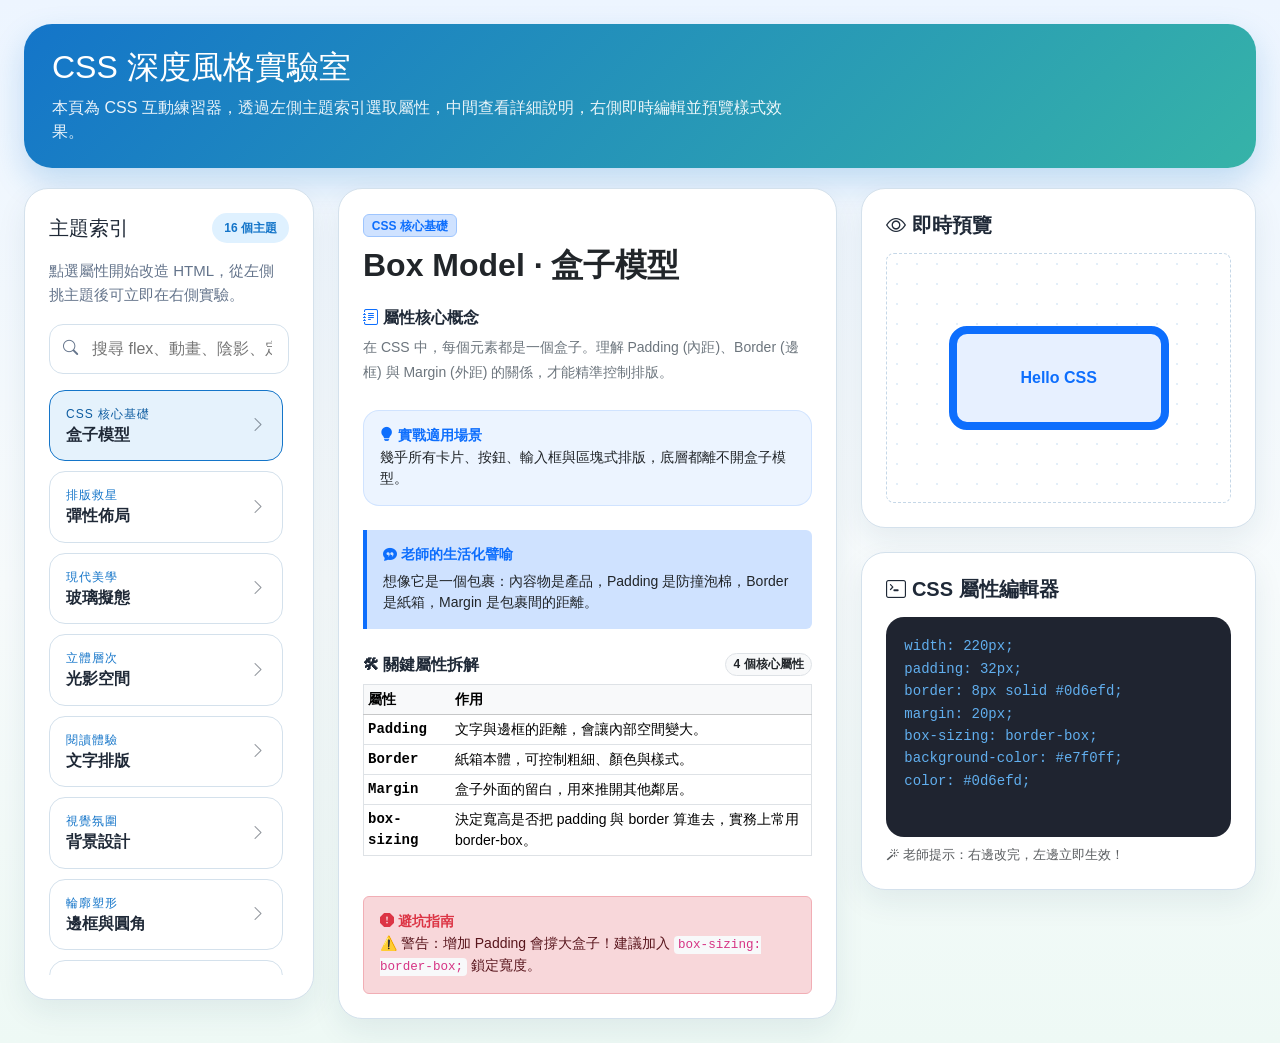
<file: css/indexcss.html>
<!DOCTYPE html>
<html lang="zh-TW">

<head>
    <meta charset="UTF-8">
    <meta name="viewport" content="width=device-width, initial-scale=1.0">
    <title>CSS 深度風格實驗室</title>
    <!-- 引入 Bootstrap、Icons 與動畫 -->
    <link href="https://cdn.jsdelivr.net/npm/bootstrap@5.3.3/dist/css/bootstrap.min.css" rel="stylesheet" />
    <link href="https://cdn.jsdelivr.net/npm/bootstrap-icons@1.11.3/font/bootstrap-icons.min.css" rel="stylesheet" />
    <link href="https://cdn.jsdelivr.net/npm/animate.css@4.1.1/animate.min.css" rel="stylesheet" />
    <link href="./indexcss.css" rel="stylesheet" />
    <link rel="icon" href="../img/css3.png" type="image/png">
</head>

<body>
    <div class="page-shell">
        <section class="hero">
            <h1 class="h2 mb-0">CSS 深度風格實驗室</h1>
            <p>本頁為 CSS 互動練習器，透過左側主題索引選取屬性，中間查看詳細說明，右側即時編輯並預覽樣式效果。</p>
        </section>

        <div class="container-fluid px-0">
            <div class="row main-row g-4">

            <!-- 左側：自動選單 -->
            <div class="col-lg-3 h-100">
                <aside class="box d-flex flex-column">
                    <div class="d-flex align-items-center justify-content-between gap-3 flex-wrap mb-3">
                        <h2 class="h5 mb-0">主題索引</h2>
                        <span class="topic-counter" id="topic-counter">0 個主題</span>
                    </div>
                    <p class="sidebar-note">點選屬性開始改造 HTML，從左側挑主題後可立即在右側實驗。</p>
                    <div class="filter-box mb-3">
                        <span class="filter-icon"><i class="bi bi-search"></i></span>
                        <input id="topic-search" type="text" placeholder="搜尋 flex、動畫、陰影、定位..." aria-label="搜尋 CSS 主題">
                    </div>
                    <div id="tag-list" class="sidebar-scroll flex-grow-1" aria-label="CSS 主題清單">
                        <!-- JS 自動生成 -->
                    </div>
                </aside>
            </div>

            <!-- 中間：百科全書教學內容 -->
            <div class="col-lg-5 h-100">
                <div class="box" id="detail-area">
                    <div class="text-center py-5 mt-5">
                        <i class="bi bi-stars display-1 text-primary opacity-25"></i>
                        <h3 class="mt-4 fw-bold">選擇一個 CSS 主題</h3>
                        <p class="text-secondary">深入了解屬性背後的邏輯與美學</p>
                    </div>
                </div>
            </div>

            <!-- 右側：實時預覽與編輯 -->
            <div class="col-lg-4 h-100">
                <div class="row h-100 g-4">
                    <div class="col-12 h-50">
                        <div class="box">
                            <h5 class="fw-bold mb-3"><i class="bi bi-eye"></i> 即時預覽</h5>
                            <div id="preview-window" class="rounded-3 h-75">
                                <div id="target-element">Hello CSS</div>
                            </div>
                        </div>
                    </div>
                    <div class="col-12 h-50">
                        <div class="box d-flex flex-column">
                            <h5 class="fw-bold mb-3"><i class="bi bi-terminal"></i> CSS 屬性編輯器</h5>
                            <textarea id="code-editor" class="form-control flex-grow-1" spellcheck="false" aria-label="CSS 屬性編輯器"></textarea>
                            <div class="mt-2 text-muted" style="font-size: 0.8rem;">
                                <i class="bi bi-magic"></i> 老師提示：右邊改完，左邊立即生效！
                            </div>
                        </div>
                    </div>
                </div>
            </div>

            </div>
        </div>
    </div>

    <script src="./indexcss.js"></script>

</body>

</html>
</file>
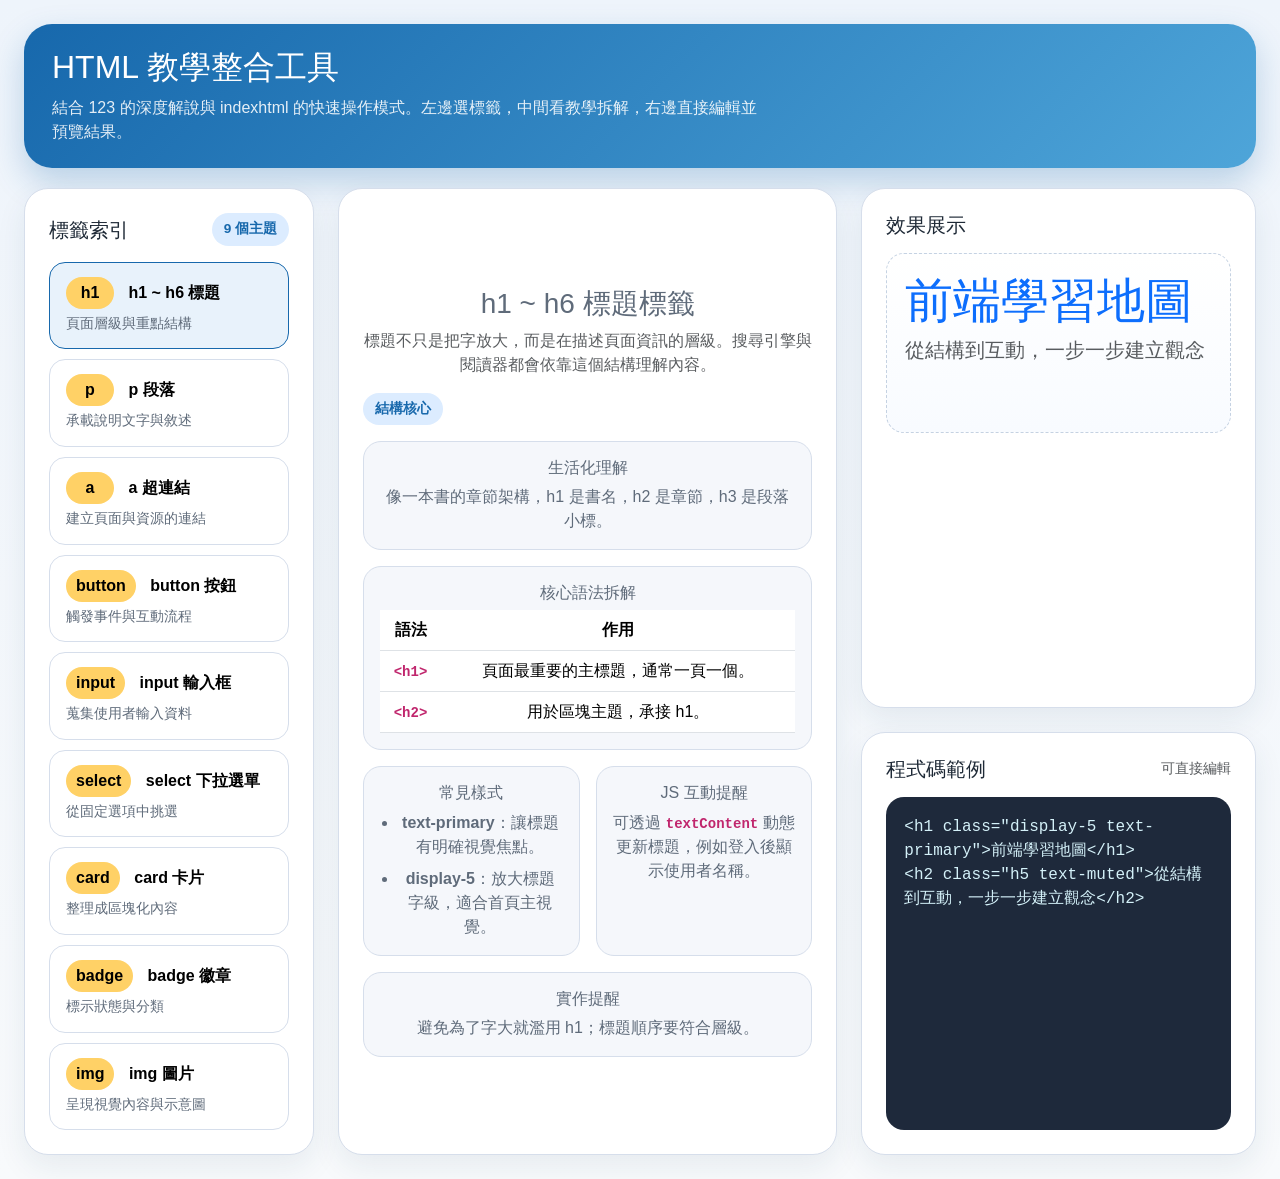
<file: html/123.backup.html>
<!DOCTYPE html>
<html lang="zh-TW">

<head>
    <meta charset="UTF-8">
    <meta name="viewport" content="width=device-width, initial-scale=1.0">
    <title>HTML 教學整合工具</title>
    <link href="https://cdn.jsdelivr.net/npm/bootstrap@5.0.0/dist/css/bootstrap.min.css" rel="stylesheet">
    <style>
        :root {
            --primary: #1768ac;
            --accent: #ffd166;
            --surface: #ffffff;
            --surface-soft: #f5f7fb;
            --border: #d6deeb;
            --text: #1f2a37;
            --muted: #5f6b7a;
        }

        body {
            margin: 0;
            background: linear-gradient(180deg, #eef4fb 0%, #f8fafc 100%);
            color: var(--text);
            font-family: "Microsoft JhengHei", sans-serif;
        }

        .page-shell {
            min-height: 100vh;
            padding: 24px;
        }

        .panel {
            background: var(--surface);
            border: 1px solid var(--border);
            border-radius: 24px;
            box-shadow: 0 12px 30px rgba(28, 58, 92, 0.08);
            padding: 24px;
            height: 100%;
        }

        .hero {
            margin-bottom: 20px;
            padding: 24px 28px;
            border-radius: 28px;
            background: linear-gradient(135deg, #1768ac, #4ea5d9);
            color: #fff;
            box-shadow: 0 14px 32px rgba(23, 104, 172, 0.25);
        }

        .hero p {
            margin: 10px 0 0;
            max-width: 720px;
            color: rgba(255, 255, 255, 0.88);
        }

        .tag-list {
            display: grid;
            gap: 10px;
        }

        .tag-item {
            width: 100%;
            border: 1px solid var(--border);
            border-radius: 16px;
            padding: 14px 16px;
            background: #fff;
            text-align: left;
            transition: transform 0.2s ease, border-color 0.2s ease, background-color 0.2s ease;
        }

        .tag-item:hover {
            border-color: var(--primary);
            background: #f3f8fd;
            transform: translateX(4px);
        }

        .tag-item.active {
            border-color: var(--primary);
            background: #e8f2fb;
        }

        .tag-key {
            display: inline-flex;
            align-items: center;
            justify-content: center;
            min-width: 48px;
            padding: 4px 10px;
            border-radius: 999px;
            background: var(--accent);
            font-weight: 700;
            margin-right: 10px;
        }

        .tag-label {
            font-weight: 700;
        }

        .tag-note {
            display: block;
            margin-top: 4px;
            color: var(--muted);
            font-size: 0.9rem;
        }

        .detail-empty {
            display: grid;
            place-items: center;
            min-height: 100%;
            color: var(--muted);
            text-align: center;
        }

        .detail-block {
            background: var(--surface-soft);
            border: 1px solid var(--border);
            border-radius: 18px;
            padding: 16px;
            height: 100%;
        }

        .pill {
            display: inline-block;
            padding: 6px 12px;
            border-radius: 999px;
            background: #dcecff;
            color: var(--primary);
            font-size: 0.85rem;
            font-weight: 700;
        }

        .preview-area {
            min-height: 180px;
            border: 1px dashed #c5d2e2;
            border-radius: 18px;
            background: linear-gradient(180deg, #ffffff, #f8fbff);
            padding: 18px;
        }

        .editor {
            min-height: 220px;
            border: none;
            border-radius: 18px;
            background: #1e293b;
            color: #d4f1f9;
            font-family: Consolas, "Courier New", monospace;
            line-height: 1.5;
            padding: 18px;
            resize: none;
        }

        .editor:focus {
            box-shadow: none;
            background: #0f172a;
            color: #e2f3ff;
        }

        .info-list {
            margin: 0;
            padding-left: 18px;
        }

        .info-list li + li {
            margin-top: 8px;
        }

        code {
            color: #c0266d;
            font-weight: 700;
        }
    </style>
</head>

<body>
    <div class="page-shell">
        <section class="hero">
            <h1 class="h2 mb-0">HTML 教學整合工具</h1>
            <p>結合 123 的深度解說與 indexhtml 的快速操作模式。左邊選標籤，中間看教學拆解，右邊直接編輯並預覽結果。</p>
        </section>

        <div class="container-fluid px-0">
            <div class="row g-4">
                <div class="col-lg-3">
                    <aside class="panel">
                        <div class="d-flex justify-content-between align-items-center mb-3">
                            <h2 class="h5 mb-0">標籤索引</h2>
                            <span class="pill">9 個主題</span>
                        </div>
                        <div id="tag-list" class="tag-list"></div>
                    </aside>
                </div>

                <div class="col-lg-5">
                    <main class="panel h-100">
                        <div id="detail-content" class="detail-empty">
                            <div>
                                <h2 class="h4">請從左側選一個標籤</h2>
                                <p class="mb-0">這裡會顯示用途、常見樣式、JS 互動重點與實作提醒。</p>
                            </div>
                        </div>
                    </main>
                </div>

                <div class="col-lg-4">
                    <div class="d-grid gap-4 h-100">
                        <section class="panel">
                            <h2 class="h5 mb-3">效果展示</h2>
                            <div id="preview-area" class="preview-area"></div>
                        </section>

                        <section class="panel d-flex flex-column">
                            <div class="d-flex justify-content-between align-items-center mb-3">
                                <h2 class="h5 mb-0">程式碼範例</h2>
                                <span class="text-muted small">可直接編輯</span>
                            </div>
                            <textarea id="code-editor" class="form-control editor flex-grow-1" spellcheck="false"></textarea>
                        </section>
                    </div>
                </div>
            </div>
        </div>
    </div>

    <script>
        const tagsData = {
            h1: { label: 'h1 ~ h6 標題', short: '頁面層級與重點結構', title: 'h1 ~ h6 標題標籤', badge: '結構核心', concept: '標題不只是把字放大，而是在描述頁面資訊的層級。搜尋引擎與閱讀器都會依靠這個結構理解內容。', analogy: '像一本書的章節架構，h1 是書名，h2 是章節，h3 是段落小標。', anatomy: [{ part: '<code>&lt;h1&gt;</code>', effect: '頁面最重要的主標題，通常一頁一個。' }, { part: '<code>&lt;h2&gt;</code>', effect: '用於區塊主題，承接 h1。' }], styles: [{ cls: 'text-primary', desc: '讓標題有明確視覺焦點。' }, { cls: 'display-5', desc: '放大標題字級，適合首頁主視覺。' }], jsLogic: '可透過 <code>textContent</code> 動態更新標題，例如登入後顯示使用者名稱。', note: '避免為了字大就濫用 h1；標題順序要符合層級。', code: '<h1 class="display-5 text-primary">前端學習地圖</h1>\n<h2 class="h5 text-muted">從結構到互動，一步一步建立觀念</h2>' },
            p: { label: 'p 段落', short: '承載說明文字與敘述', title: 'p 段落標籤', badge: '內容基礎', concept: '段落是網頁最常見的文字容器，適合放教學說明、文章內文與補充資訊。', analogy: '像你在白板上講課時，一段完整說明就對應一個段落。', anatomy: [{ part: '<code>&lt;p&gt;</code>', effect: '建立一個語意清楚的文字段落。' }, { part: '<code>class</code>', effect: '搭配 Bootstrap 可快速控制字色、間距與字重。' }], styles: [{ cls: 'lead', desc: '讓段落像前言一樣更醒目。' }, { cls: 'text-muted', desc: '降低文字對比，適合次要說明。' }], jsLogic: '常搭配 <code>innerText</code> 或 <code>innerHTML</code> 更新提示訊息。', note: '不要把多個主題硬塞進同一個 p；一段只說一件事。', code: '<p class="lead">HTML 定義內容結構，CSS 負責外觀，JavaScript 則讓頁面開始互動。</p>' },
            a: { label: 'a 超連結', short: '建立頁面與資源的連結', title: 'a 超連結標籤', badge: '導覽元件', concept: '超連結讓使用者在頁面之間移動，也能連到下載資源、外部網站或頁面錨點。', analogy: '像地圖上的指路牌，告訴使用者下一步去哪裡。', anatomy: [{ part: '<code>href</code>', effect: '決定點擊後導向的目標。' }, { part: '<code>target="_blank"</code>', effect: '在新分頁開啟外部網站。' }], styles: [{ cls: 'btn btn-link', desc: '把連結做成按鈕感，但仍保留導覽語意。' }, { cls: 'text-decoration-none', desc: '移除底線，讓介面更俐落。' }], jsLogic: '可監聽點擊事件做追蹤，但不應破壞原本導覽行為。', note: '連結文字要具體，例如「查看課程大綱」，不要只寫「這裡」。', code: '<a href="#" class="btn btn-link text-decoration-none">查看課程大綱</a>' },
            button: { label: 'button 按鈕', short: '觸發事件與互動流程', title: 'button 互動按鈕', badge: '互動核心', concept: '按鈕是執行操作的入口，例如送出、確認、刪除或展開面板。', analogy: '像機器上的操作鍵，按下去就要有清楚回應。', anatomy: [{ part: '<code>type="button"</code>', effect: '避免在表單中誤觸發送出。' }, { part: '<code>&lt;button&gt;文字&lt;/button&gt;</code>', effect: '按鈕文字要直接描述動作。' }], styles: [{ cls: 'btn-success', desc: '適合成功或確認動作。' }, { cls: 'rounded-pill', desc: '建立更柔和的膠囊造型。' }], jsLogic: '典型寫法是 <code>button.addEventListener("click", handler)</code>。', note: '危險操作要有明確警示，不要用含糊的按鈕文案。', code: '<button type="button" class="btn btn-success rounded-pill px-4">完成任務</button>' },
            input: { label: 'input 輸入框', short: '蒐集使用者輸入資料', title: 'input 輸入框', badge: '資料輸入', concept: '輸入框用於接收帳號、密碼、Email、搜尋關鍵字等內容。', analogy: '像表單上的空格，等著使用者填資料。', anatomy: [{ part: '<code>type="email"</code>', effect: '瀏覽器可協助檢查輸入格式。' }, { part: '<code>placeholder</code>', effect: '提供輸入提示，但不能取代標籤。' }], styles: [{ cls: 'form-control', desc: 'Bootstrap 的基本輸入框樣式。' }, { cls: 'form-control-lg', desc: '在手機上更容易點擊與閱讀。' }], jsLogic: '常監聽 <code>input</code> 事件，即時取得輸入值。', note: '務必搭配 <code>&lt;label&gt;</code>，提升可用性與無障礙。', code: '<label class="form-label">電子郵件</label>\n<input type="email" class="form-control" placeholder="name@example.com">' },
            select: { label: 'select 下拉選單', short: '從固定選項中挑選', title: 'select 下拉選單', badge: '選項控制', concept: '當選項固定而且需要節省畫面空間時，下拉選單會比一堆按鈕更合適。', analogy: '像櫃台上的號碼牌機，你只能從既有選項中選一個。', anatomy: [{ part: '<code>&lt;select&gt;</code>', effect: '外層容器，負責包住所有選項。' }, { part: '<code>&lt;option&gt;</code>', effect: '每一個可被選取的項目。' }], styles: [{ cls: 'form-select', desc: 'Bootstrap 下拉選單標準樣式。' }, { cls: 'w-50', desc: '限制寬度，避免過度撐開版面。' }], jsLogic: '可透過 <code>change</code> 事件得知使用者目前選擇了哪個值。', note: '如果選項很少且重要，Radio 可能比下拉選單更直覺。', code: '<select class="form-select">\n  <option>初階課程</option>\n  <option>進階課程</option>\n</select>' },
            card: { label: 'card 卡片', short: '整理成區塊化內容', title: 'card 卡片元件', badge: '版面容器', concept: '卡片適合整理一組獨立資訊，例如商品、課程、文章摘要或個人檔案。', analogy: '像展示櫃中的一張資料卡，內容集中、可快速掃讀。', anatomy: [{ part: '<code>.card</code>', effect: '建立外層容器與預設邊框。' }, { part: '<code>.card-body</code>', effect: '主要內容區，通常放標題與文字。' }], styles: [{ cls: 'shadow-sm', desc: '讓卡片微微浮起來。' }, { cls: 'border-0', desc: '移除預設邊框，視覺更乾淨。' }], jsLogic: '可搭配點擊事件做展開、收藏或跳轉。', note: '卡片內資訊要有層次，避免每一塊都長得一樣重。', code: '<div class="card shadow-sm border-0" style="max-width: 20rem;">\n  <div class="card-body">\n    <h5 class="card-title">HTML 入門</h5>\n    <p class="card-text">學會標籤、結構與表單基礎。</p>\n  </div>\n</div>' },
            badge: { label: 'badge 徽章', short: '標示狀態與分類', title: 'badge 徽章元件', badge: '狀態提示', concept: '徽章適合標示新功能、分類標籤、數量或狀態，能快速吸引目光。', analogy: '像文件上的小貼紙，讓你一眼分辨重要資訊。', anatomy: [{ part: '<code>.badge</code>', effect: '建立小型膠囊狀標示。' }, { part: '<code>bg-info</code>', effect: '決定徽章背景色。' }], styles: [{ cls: 'rounded-pill', desc: '更接近 App 常見的標籤外觀。' }, { cls: 'bg-danger', desc: '適合警示或未讀數量。' }], jsLogic: '可用 JS 動態更新數字，例如購物車商品數量。', note: '不要只靠顏色傳達資訊，文字也要清楚。', code: '<span class="badge bg-info text-dark rounded-pill">新手必看</span>' },
            img: { label: 'img 圖片', short: '呈現視覺內容與示意圖', title: 'img 圖片標籤', badge: '媒體內容', concept: '圖片用來補充資訊、建立情緒與強化版面，但也需要顧及載入速度與替代文字。', analogy: '像簡報中的插圖，幫助觀眾更快抓到重點。', anatomy: [{ part: '<code>src</code>', effect: '指定圖片來源。' }, { part: '<code>alt</code>', effect: '圖片無法顯示或使用閱讀器時的替代說明。' }], styles: [{ cls: 'img-fluid', desc: '讓圖片隨容器縮放，避免爆版。' }, { cls: 'rounded', desc: '加上圓角，畫面較柔和。' }], jsLogic: '可透過 JS 更換圖片來源，做輪播或主圖切換。', note: 'alt 內容要描述圖片用途，而不是重複寫「圖片」。', code: '<img src="https://picsum.photos/600/300" class="img-fluid rounded" alt="課堂示意圖">' }
        };

        const detailArea = document.getElementById('detail-content');
        const previewArea = document.getElementById('preview-area');
        const codeEditor = document.getElementById('code-editor');
        const tagList = document.getElementById('tag-list');

        function renderTagList() {
            tagList.innerHTML = Object.entries(tagsData).map(([key, item]) => `
                <button type="button" class="tag-item" data-tag="${key}">
                    <span class="tag-key">${key}</span>
                    <span class="tag-label">${item.label}</span>
                    <span class="tag-note">${item.short}</span>
                </button>
            `).join('');
        }

        function setActiveTag(tagKey) {
            tagList.querySelectorAll('.tag-item').forEach((item) => {
                item.classList.toggle('active', item.dataset.tag === tagKey);
            });
        }

        function renderDetail(item) {
            detailArea.innerHTML = `
                <div>
                    <div class="d-flex justify-content-between align-items-start gap-3 mb-3 flex-wrap">
                        <div>
                            <h2 class="h3 mb-2">${item.title}</h2>
                            <p class="mb-0 text-muted">${item.concept}</p>
                        </div>
                        <span class="pill">${item.badge}</span>
                    </div>
                    <div class="detail-block mb-3">
                        <h3 class="h6">生活化理解</h3>
                        <p class="mb-0">${item.analogy}</p>
                    </div>
                    <div class="row g-3 mb-3">
                        <div class="col-12">
                            <div class="detail-block">
                                <h3 class="h6">核心語法拆解</h3>
                                <div class="table-responsive">
                                    <table class="table align-middle mb-0">
                                        <thead><tr><th>語法</th><th>作用</th></tr></thead>
                                        <tbody>${item.anatomy.map((part) => `<tr><td>${part.part}</td><td>${part.effect}</td></tr>`).join('')}</tbody>
                                    </table>
                                </div>
                            </div>
                        </div>
                        <div class="col-md-6">
                            <div class="detail-block">
                                <h3 class="h6">常見樣式</h3>
                                <ul class="info-list">${item.styles.map((style) => `<li><strong>${style.cls}</strong>：${style.desc}</li>`).join('')}</ul>
                            </div>
                        </div>
                        <div class="col-md-6">
                            <div class="detail-block">
                                <h3 class="h6">JS 互動提醒</h3>
                                <p class="mb-0">${item.jsLogic}</p>
                            </div>
                        </div>
                    </div>
                    <div class="detail-block">
                        <h3 class="h6">實作提醒</h3>
                        <p class="mb-0">${item.note}</p>
                    </div>
                </div>
            `;
        }

        function showDetail(tagKey) {
            const item = tagsData[tagKey];
            if (!item) return;
            renderDetail(item);
            codeEditor.value = item.code;
            previewArea.innerHTML = item.code;
            setActiveTag(tagKey);
        }

        document.addEventListener('DOMContentLoaded', () => {
            renderTagList();
            tagList.addEventListener('click', (event) => {
                const target = event.target.closest('.tag-item');
                if (!target) return;
                showDetail(target.dataset.tag);
            });
            codeEditor.addEventListener('input', () => {
                previewArea.innerHTML = codeEditor.value;
            });
            showDetail('h1');
        });
    </script>
</body>

</html>
</file>
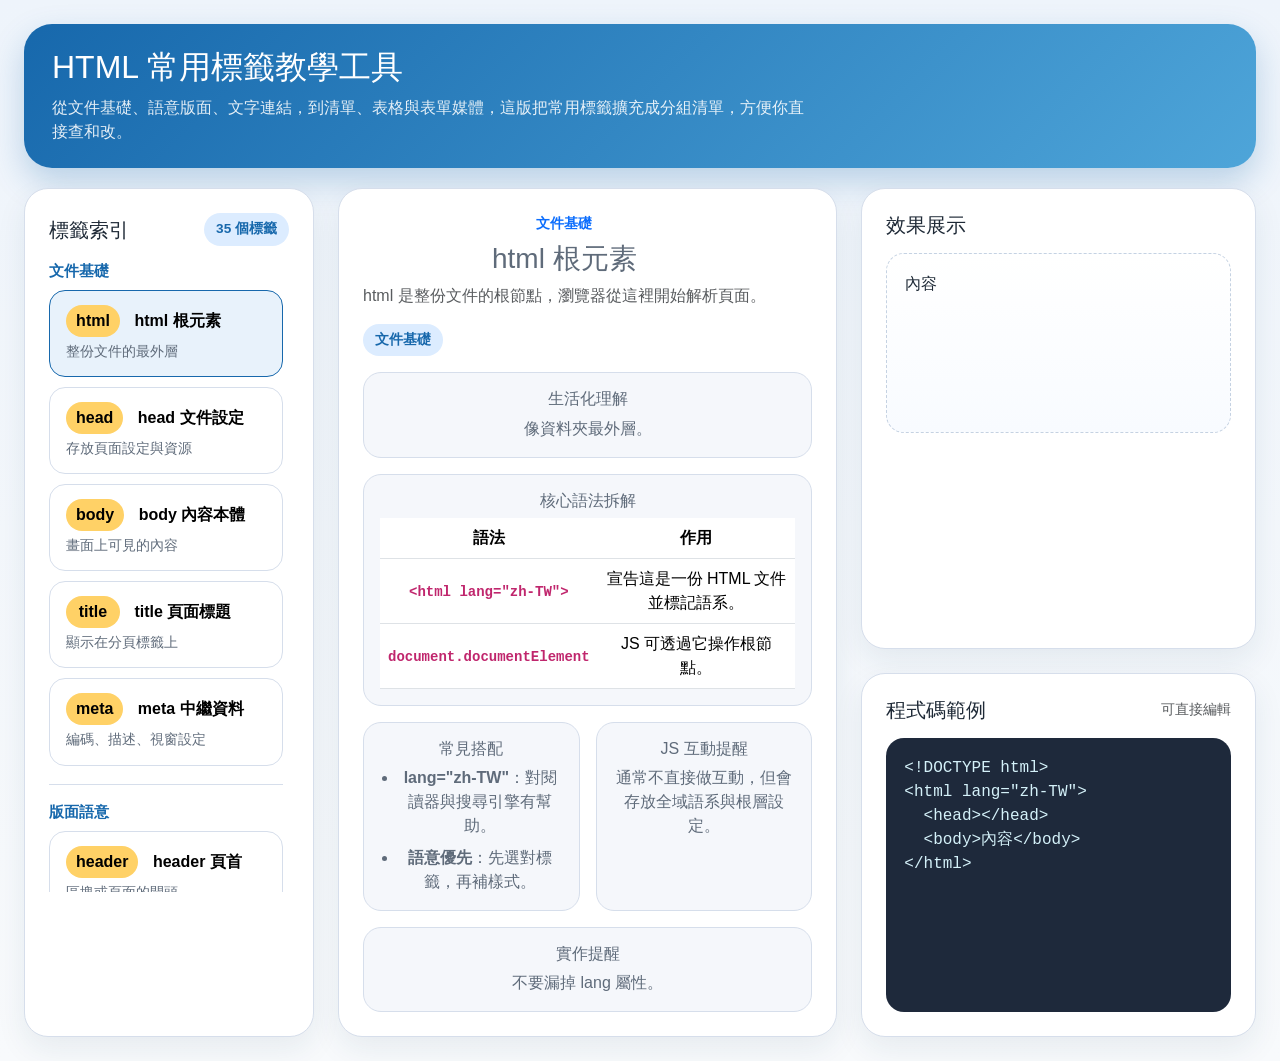
<file: html/123.html>
<!DOCTYPE html>
<html lang="zh-TW">

<head>
    <meta charset="UTF-8">
    <meta name="viewport" content="width=device-width, initial-scale=1.0">
    <title>HTML 常用標籤教學工具</title>
    <link href="https://cdn.jsdelivr.net/npm/bootstrap@5.0.0/dist/css/bootstrap.min.css" rel="stylesheet">
    <style>
        :root {
            --primary: #1768ac;
            --accent: #ffd166;
            --surface: #ffffff;
            --surface-soft: #f5f7fb;
            --border: #d6deeb;
            --text: #1f2a37;
            --muted: #5f6b7a;
        }

        body {
            margin: 0;
            background: linear-gradient(180deg, #eef4fb 0%, #f8fafc 100%);
            color: var(--text);
            font-family: "Microsoft JhengHei", sans-serif;
        }

        .page-shell {
            min-height: 100vh;
            padding: 24px;
        }

        .panel {
            background: var(--surface);
            border: 1px solid var(--border);
            border-radius: 24px;
            box-shadow: 0 12px 30px rgba(28, 58, 92, 0.08);
            padding: 24px;
            height: 100%;
        }

        .hero {
            margin-bottom: 20px;
            padding: 24px 28px;
            border-radius: 28px;
            background: linear-gradient(135deg, #1768ac, #4ea5d9);
            color: #fff;
            box-shadow: 0 14px 32px rgba(23, 104, 172, 0.25);
        }

        .hero p {
            margin: 10px 0 0;
            max-width: 760px;
            color: rgba(255, 255, 255, 0.88);
        }

        .sidebar-scroll {
            max-height: calc(100vh - 270px);
            overflow-y: auto;
            padding-right: 6px;
        }

        .tag-group + .tag-group {
            margin-top: 18px;
            padding-top: 18px;
            border-top: 1px solid var(--border);
        }

        .tag-group-title {
            margin-bottom: 10px;
            font-size: 0.95rem;
            font-weight: 700;
            color: var(--primary);
        }

        .tag-list {
            display: grid;
            gap: 10px;
        }

        .tag-item {
            width: 100%;
            border: 1px solid var(--border);
            border-radius: 16px;
            padding: 14px 16px;
            background: #fff;
            text-align: left;
            transition: transform 0.2s ease, border-color 0.2s ease, background-color 0.2s ease;
        }

        .tag-item:hover {
            border-color: var(--primary);
            background: #f3f8fd;
            transform: translateX(4px);
        }

        .tag-item.active {
            border-color: var(--primary);
            background: #e8f2fb;
        }

        .tag-key {
            display: inline-flex;
            align-items: center;
            justify-content: center;
            min-width: 54px;
            padding: 4px 10px;
            border-radius: 999px;
            background: var(--accent);
            font-weight: 700;
            margin-right: 10px;
        }

        .tag-label {
            font-weight: 700;
        }

        .tag-note {
            display: block;
            margin-top: 4px;
            color: var(--muted);
            font-size: 0.88rem;
        }

        .detail-empty {
            display: grid;
            place-items: center;
            min-height: 100%;
            color: var(--muted);
            text-align: center;
        }

        .detail-block {
            background: var(--surface-soft);
            border: 1px solid var(--border);
            border-radius: 18px;
            padding: 16px;
            height: 100%;
        }

        .pill {
            display: inline-block;
            padding: 6px 12px;
            border-radius: 999px;
            background: #dcecff;
            color: var(--primary);
            font-size: 0.85rem;
            font-weight: 700;
        }

        .preview-area {
            min-height: 180px;
            border: 1px dashed #c5d2e2;
            border-radius: 18px;
            background: linear-gradient(180deg, #ffffff, #f8fbff);
            padding: 18px;
        }

        .editor {
            min-height: 220px;
            border: none;
            border-radius: 18px;
            background: #1e293b;
            color: #d4f1f9;
            font-family: Consolas, "Courier New", monospace;
            line-height: 1.5;
            padding: 18px;
            resize: none;
        }

        .editor:focus {
            box-shadow: none;
            background: #0f172a;
            color: #e2f3ff;
        }

        .info-list {
            margin: 0;
            padding-left: 18px;
        }

        .info-list li + li {
            margin-top: 8px;
        }

        code {
            color: #c0266d;
            font-weight: 700;
        }

        @media (max-width: 991px) {
            .sidebar-scroll {
                max-height: none;
                overflow: visible;
                padding-right: 0;
            }
        }
    </style>
</head>

<body>
    <div class="page-shell">
        <section class="hero">
            <h1 class="h2 mb-0">HTML 常用標籤教學工具</h1>
            <p>從文件基礎、語意版面、文字連結，到清單、表格與表單媒體，這版把常用標籤擴充成分組清單，方便你直接查和改。</p>
        </section>

        <div class="container-fluid px-0">
            <div class="row g-4">
                <div class="col-lg-3">
                    <aside class="panel">
                        <div class="d-flex justify-content-between align-items-center mb-3">
                            <h2 class="h5 mb-0">標籤索引</h2>
                            <span id="tag-count" class="pill"></span>
                        </div>
                        <div id="tag-list" class="sidebar-scroll"></div>
                    </aside>
                </div>
                <div class="col-lg-5">
                    <main class="panel h-100">
                        <div id="detail-content" class="detail-empty">
                            <div>
                                <h2 class="h4">請從左側選一個標籤</h2>
                                <p class="mb-0">這裡會顯示語意、用途、基本語法與實作提醒。</p>
                            </div>
                        </div>
                    </main>
                </div>
                <div class="col-lg-4">
                    <div class="d-grid gap-4 h-100">
                        <section class="panel">
                            <h2 class="h5 mb-3">效果展示</h2>
                            <div id="preview-area" class="preview-area"></div>
                        </section>
                        <section class="panel d-flex flex-column">
                            <div class="d-flex justify-content-between align-items-center mb-3">
                                <h2 class="h5 mb-0">程式碼範例</h2>
                                <span class="text-muted small">可直接編輯</span>
                            </div>
                            <textarea id="code-editor" class="form-control editor flex-grow-1" spellcheck="false"></textarea>
                        </section>
                    </div>
                </div>
            </div>
        </div>
    </div>

    <script>
        function item(group, key, label, short, title, badge, concept, analogy, syntax, effect, code, jsLogic, note, styleCls, styleDesc, syntax2, effect2) {
            return { group, key, label, short, title, badge, concept, analogy, anatomy: [{ part: syntax, effect }, { part: syntax2 || '<code>語意優先</code>', effect: effect2 || '先確保標籤用途正確，再決定樣式與互動。' }], styles: [{ cls: styleCls || 'class 組合', desc: styleDesc || '可搭配 Bootstrap 或自訂 class。' }, { cls: '語意優先', desc: '先選對標籤，再補樣式。' }], jsLogic, note, code };
        }

        const tagGroups = [
            {
                title: '文件基礎',
                items: [
                    item('文件基礎', 'html', 'html 根元素', '整份文件的最外層', 'html 根元素', '文件基礎', 'html 是整份文件的根節點，瀏覽器從這裡開始解析頁面。', '像資料夾最外層。', '<code>&lt;html lang="zh-TW"&gt;</code>', '宣告這是一份 HTML 文件並標記語系。', '<!DOCTYPE html>\n<html lang="zh-TW">\n  <head></head>\n  <body>內容</body>\n</html>', '通常不直接做互動，但會存放全域語系與根層設定。', '不要漏掉 lang 屬性。', 'lang="zh-TW"', '對閱讀器與搜尋引擎有幫助。', '<code>document.documentElement</code>', 'JS 可透過它操作根節點。'),
                    item('文件基礎', 'head', 'head 文件設定', '存放頁面設定與資源', 'head 文件設定區', '文件基礎', 'head 放的是給瀏覽器與搜尋引擎看的資訊。', '像演出前的後台準備區。', '<code>&lt;head&gt;</code>', '容納 meta、title、link、script 等設定。', '<head>\n  <meta charset="UTF-8">\n  <title>課程首頁</title>\n</head>', '常在這裡載入 CSS、設定編碼與 viewport。', '不要把正文內容塞進 head。', '<meta>、<link>、<title>', '這些通常都屬於 head。'),
                    item('文件基礎', 'body', 'body 內容本體', '畫面上可見的內容', 'body 內容區', '文件基礎', '幾乎所有使用者看得到的元素都放在 body 裡。', '像舞台本身。', '<code>&lt;body&gt;</code>', '包住整頁可見內容。', '<body>\n  <header>頁首</header>\n  <main>主要內容</main>\n</body>', 'JS 通常從 body 下的內容開始查找與綁定事件。', '避免把 script 與 style 混得太亂。', 'body { ... }', '常用於設定全站背景與字體。'),
                    item('文件基礎', 'title', 'title 頁面標題', '顯示在分頁標籤上', 'title 頁面標題', '文件基礎', 'title 會顯示在瀏覽器分頁、書籤與搜尋結果。', '像書封面上的名字。', '<code>&lt;title&gt;HTML 教學頁&lt;/title&gt;</code>', '定義頁面標題。', '<title>HTML 常用標籤教學工具</title>', '可透過 document.title 動態更新分頁標題。', '不要每頁都用相同 title。', '簡短且明確', '應該清楚描述頁面主題。'),
                    item('文件基礎', 'meta', 'meta 中繼資料', '編碼、描述、視窗設定', 'meta 中繼資料', '文件基礎', 'meta 用來描述頁面資訊，例如編碼與 viewport。', '像包裝盒外面的說明標籤。', '<code>&lt;meta charset="UTF-8"&gt;</code>', '避免中文亂碼。', '<meta charset="UTF-8">\n<meta name="viewport" content="width=device-width, initial-scale=1.0">', '通常不做互動，但會直接影響頁面行為。', 'charset 與 viewport 幾乎是現代頁面的基本配置。', 'name="viewport"', '讓手機版能正確縮放。', '<code>&lt;meta name="description" content="..."&gt;</code>', '可補充 SEO 摘要。')
                ]
            },
            {
                title: '版面語意',
                items: [
                    item('版面語意', 'header', 'header 頁首', '區塊或頁面的開頭', 'header 頁首區', '語意結構', 'header 通常放網站標題、Logo、導覽或區塊標頭。', '像報紙最上方的報頭。', '<code>&lt;header&gt;</code>', '定義區塊的開頭資訊。', '<header class="py-4 border-bottom">\n  <h1>網站名稱</h1>\n</header>', '可搭配滾動事件做固定頁首。', '一個頁面可有主 header，也可有區塊自己的 header。', 'py-4 border-bottom', '常拿來做頁首留白與底線。'),
                    item('版面語意', 'nav', 'nav 導覽區', '網站主要導覽連結', 'nav 導覽區', '語意結構', 'nav 專門放重要導覽連結。', '像百貨公司的樓層指引牌。', '<code>&lt;nav&gt;</code>', '標記這裡是一組導覽連結。', '<nav class="d-flex gap-3">\n  <a href="#">首頁</a>\n  <a href="#">課程</a>\n</nav>', '常搭配漢堡選單切換顯示狀態。', '只有主要導覽才適合用 nav。', 'd-flex gap-3', '常配合水平排列的導覽列。'),
                    item('版面語意', 'main', 'main 主要內容', '頁面核心資訊區', 'main 主要內容區', '語意結構', 'main 表示頁面最主要的內容主體，一頁通常只有一個。', '像展覽館的主展區。', '<code>&lt;main&gt;</code>', '讓輔助工具快速跳到主要內容。', '<main class="container py-5">\n  <section>課程介紹</section>\n</main>', '通常是承載各段落與功能區。', '不要把頁首與頁尾包進 main。', 'container py-5', '常搭配容器與留白。'),
                    item('版面語意', 'section', 'section 內容區段', '同主題內容的群組', 'section 區段標籤', '語意結構', 'section 適合包住同一主題的一組內容。', '像簡報中的一頁小節。', '<code>&lt;section&gt;</code>', '切分主題明確的內容區塊。', '<section class="mb-5">\n  <h2>課程大綱</h2>\n  <p>這一區整理你會學到的內容。</p>\n</section>', '可搭配捲動定位與區塊切換。', '如果只是排版容器，未必一定要用 section。', 'mb-5', '常用來拉開區段距離。'),
                    item('版面語意', 'article', 'article 獨立文章', '可獨立閱讀的內容', 'article 文章區塊', '語意結構', 'article 適合新聞、貼文、卡片文章等可單獨存在的內容。', '像一篇可以單獨轉貼的文章。', '<code>&lt;article&gt;</code>', '定義可獨立理解與重用的內容。', '<article>\n  <h2>HTML 入門筆記</h2>\n  <p>這篇文章整理最常見的標籤。</p>\n</article>', '常用於部落格、新聞與商品卡片迭代。', '如果內容不能脫離上下文單獨存在，可能更適合 section。', 'card-like 版型', '常搭配卡片或文章列表。'),
                    item('版面語意', 'aside', 'aside 側邊補充', '與主內容相關的附加資訊', 'aside 側欄或補充區', '語意結構', 'aside 放補充內容，例如側欄推薦、延伸閱讀。', '像課本旁邊的補充欄。', '<code>&lt;aside&gt;</code>', '標記次要但相關的資訊區。', '<aside class="p-3 bg-light rounded">\n  <h3 class="h6">延伸閱讀</h3>\n  <p class="mb-0">推薦你接著學習表單標籤。</p>\n</aside>', '可用於推薦內容、廣告區或目錄側欄。', '不要把主內容誤放成 aside。', 'small text-muted', '常做成較低權重資訊區。'),
                    item('版面語意', 'footer', 'footer 頁尾', '版權、聯絡與補充連結', 'footer 頁尾區', '語意結構', 'footer 常放版權、聯絡方式與補充資訊。', '像文件最後的附註與聯絡資訊。', '<code>&lt;footer&gt;</code>', '定義區塊或頁面的結尾資訊。', '<footer class="text-center py-4 text-muted">\n  © 2026 Frontend Lab\n</footer>', '通常不複雜，但可能放返回頂端等互動。', 'footer 不一定只出現在整頁底部，也能用在 article 內。', 'text-center py-4', '常做成置中且低視覺權重。')
                ]
            },
            {
                title: '文字與連結',
                items: [
                    item('文字與連結', 'h1', 'h1 ~ h6 標題', '頁面層級與重點結構', 'h1 ~ h6 標題標籤', '內容結構', '標題定義內容層級，不只是把字放大。', '像一本書的章節架構。', '<code>&lt;h1&gt;</code>', '頁面最重要的主標題。', '<h1 class="display-5 text-primary">前端學習地圖</h1>\n<h2 class="h5 text-muted">從結構到互動，一步一步建立觀念</h2>', '可透過 textContent 動態更新標題。', '不要為了字大就亂用 h1。', 'text-primary', '讓標題有明確視覺焦點。', '<code>&lt;h2&gt;</code> ~ <code>&lt;h6&gt;</code>', '延伸到各層小標。'),
                    item('文字與連結', 'p', 'p 段落', '承載一般說明文字', 'p 段落標籤', '內容結構', '段落是最常見的文字容器。', '像白板上一段完整敘述。', '<code>&lt;p&gt;</code>', '建立一段語意清楚的文字。', '<p class="lead">HTML 定義內容結構，CSS 負責外觀，JavaScript 則讓頁面開始互動。</p>', '常搭配 innerText 或 innerHTML 更新提示內容。', '一段只說一件事會更清楚。', 'lead', '適合做引言或重點導讀。'),
                    item('文字與連結', 'span', 'span 行內容器', '局部包住一小段文字', 'span 行內容器', '內容結構', 'span 沒有特殊語意，適合包住一小段文字做局部樣式或 JS 操作。', '像用螢光筆圈出某個詞。', '<code>&lt;span&gt;</code>', '包住行內內容，不會自動換行。', '<p>學會 <span class="text-danger fw-bold">HTML 結構</span> 是前端第一步。</p>', '很適合給局部字串加 id 或 data-*。', 'span 本身沒有語意，強調語意時改用 strong 或 em。', 'text-danger fw-bold', '常用來強調局部片段。'),
                    item('文字與連結', 'strong', 'strong 重要強調', '語意上更重要的內容', 'strong 強調標籤', '文字語意', 'strong 代表語意上的重要內容，不只是視覺粗體。', '像老師提高音量說重點。', '<code>&lt;strong&gt;</code>', '標記重要內容。', '<p>提交之前請再次確認 <strong>電子郵件地址</strong> 是否正確。</p>', '通常不需單獨互動，但可用於動態提示。', '如果只是視覺粗體，不一定要用 strong。', '語意優先', '它重點在重要性而不是外觀。'),
                    item('文字與連結', 'em', 'em 語氣強調', '句意上的語氣強調', 'em 語氣強調', '文字語意', 'em 用來表達語氣或語意上的強調。', '像講話時特別加重某個字。', '<code>&lt;em&gt;</code>', '表示句意上的重點，通常顯示為斜體。', '<p>你 <em>真的</em> 需要替圖片補上 alt 描述。</p>', '多用於靜態語意，不是主要互動節點。', '不要把 em 當成純粹斜體工具。', '語氣提示', '適合補充提醒或轉折語句。'),
                    item('文字與連結', 'a', 'a 超連結', '連到其他頁面或位置', 'a 超連結標籤', '導覽元件', '超連結讓使用者在頁面間移動，也能跳到外部網站。', '像地圖上的指路牌。', '<code>href</code>', '決定點擊後導向的目標。', '<a href="#" class="btn btn-link text-decoration-none">查看課程大綱</a>', '可監聽點擊做追蹤，但不應破壞導覽語意。', '連結文字要具體，不要只寫點我。', 'text-decoration-none', '常用來移除底線。', '<code>target="_blank"</code>', '新分頁開啟外部連結。'),
                    item('文字與連結', 'br', 'br 換行', '在文字中斷行', 'br 換行標籤', '文字排版', 'br 用來做單純換行。', '像在同一段話中手動按一次 Enter。', '<code>&lt;br&gt;</code>', '在當前位置插入換行。', '<p>台北市中正區<br>仁愛路一段 100 號</p>', '幾乎不需要互動邏輯。', '段落分開時應該用 p，不是用很多個 br。', '精簡使用', '適合格式化短文。'),
                    item('文字與連結', 'hr', 'hr 分隔線', '區分主題或段落', 'hr 分隔線標籤', '文字排版', 'hr 代表主題轉換或段落分隔。', '像文章中的章節分隔符號。', '<code>&lt;hr&gt;</code>', '表示這裡主題已切換。', '<p>HTML 負責結構</p>\n<hr>\n<p>CSS 負責樣式</p>', '屬於靜態結構元素，通常不需綁事件。', '如果只是裝飾性線條，也可用 CSS 完成。', 'my-4', '常透過上下邊距拉開區塊距離。')
                ]
            },
            {
                title: '清單與表格',
                items: [
                    item('清單與表格', 'ul', 'ul 無序清單', '沒有順序的項目列表', 'ul 無序清單', '列表資料', 'ul 用於不強調順序的項目。', '像便利貼條列重點。', '<code>&lt;ul&gt;</code>', '包住多個 li，形成項目列表。', '<ul>\n  <li>HTML</li>\n  <li>CSS</li>\n  <li>JavaScript</li>\n</ul>', '常用於動態渲染導覽或功能清單。', 'ul 裡通常直接放 li。', 'list-unstyled', '可移除預設圓點。'),
                    item('清單與表格', 'ol', 'ol 有序清單', '有步驟順序的列表', 'ol 有序清單', '列表資料', 'ol 適合步驟教學、排名與流程。', '像食譜的步驟清單。', '<code>&lt;ol&gt;</code>', '自動為項目加上數字順序。', '<ol>\n  <li>建立 HTML 結構</li>\n  <li>加入 CSS 樣式</li>\n  <li>補上 JS 互動</li>\n</ol>', '多用於流程與教學頁。', '如果順序不重要，就改用 ul。', 'ps-4', '可調整清單縮排。'),
                    item('清單與表格', 'li', 'li 清單項目', 'ul 或 ol 內的單一項目', 'li 清單項目', '列表資料', 'li 是清單裡的每個項目。', '像待辦清單中的一條事項。', '<code>&lt;li&gt;</code>', '建立列表中的單項。', '<ul>\n  <li>完成版面切版</li>\n  <li>補上表單驗證</li>\n</ul>', '可動態新增、刪除或排序。', 'li 不應單獨脫離 ul 或 ol 使用。', 'mb-2', '常加下邊距讓清單更好讀。'),
                    item('清單與表格', 'table', 'table 表格', '呈現成列成欄的資料', 'table 表格', '表格資料', 'table 適合呈現欄列式資料，不適合拿來切版。', '像 Excel 工作表。', '<code>&lt;table&gt;</code>', '建立表格外層。', '<table class="table">\n  <tr><th>標籤</th><th>用途</th></tr>\n  <tr><td>p</td><td>段落</td></tr>\n</table>', '常搭配資料渲染、排序與搜尋。', '如果只是兩欄排版，不要濫用 table。', 'table table-striped', '可快速做出可讀性高的表格。'),
                    item('清單與表格', 'tr', 'tr 表格列', '表格中的一整列', 'tr 表格列', '表格資料', 'tr 代表表格的一列。', '像成績表中的一整排資料。', '<code>&lt;tr&gt;</code>', '包住一列的所有欄位資料。', '<table class="table">\n  <tr>\n    <td>HTML</td>\n    <td>結構</td>\n  </tr>\n</table>', '可作為每筆資料列的渲染單位。', 'tr 內應放 th 或 td。', 'align-middle', '常用於讓列內內容垂直置中。'),
                    item('清單與表格', 'th', 'th 表頭儲存格', '描述欄位名稱', 'th 表頭儲存格', '表格資料', 'th 用來描述表格欄位名稱。', '像表格第一排的欄名。', '<code>&lt;th&gt;</code>', '建立表頭欄位。', '<tr>\n  <th scope="col">標籤</th>\n  <th scope="col">用途</th>\n</tr>', '排序表格時，常把可點擊控制做在 th。', '資料標題應優先用 th。', 'scope="col"', '可進一步補充欄或列範圍。'),
                    item('清單與表格', 'td', 'td 資料儲存格', '表格中的實際資料', 'td 資料儲存格', '表格資料', 'td 用來放表格中的實際內容。', '像欄位底下真正填入的值。', '<code>&lt;td&gt;</code>', '建立單一資料格。', '<tr>\n  <td>button</td>\n  <td>觸發互動</td>\n</tr>', '可動態插入 API 傳回的資料值。', '大量表格資料要注意手機版可讀性。', 'text-nowrap', '避免短內容被不必要換行。')
                ]
            },
            {
                title: '表單與媒體',
                items: [
                    item('表單與媒體', 'form', 'form 表單', '包住可送出的資料', 'form 表單容器', '資料互動', 'form 把多個輸入欄位組成一份可提交的資料。', '像報名表整張表單本身。', '<code>&lt;form&gt;</code>', '包住輸入欄位並定義提交行為。', '<form>\n  <label class="form-label">姓名</label>\n  <input class="form-control mb-3">\n  <button class="btn btn-primary">送出</button>\n</form>', '會監聽 submit 事件做驗證與送出。', '按鈕若在 form 內，型別要分清楚。', 'needs-validation', '常搭配驗證樣式。'),
                    item('表單與媒體', 'label', 'label 欄位標籤', '描述輸入欄位用途', 'label 欄位標籤', '資料互動', 'label 讓使用者知道輸入框用途，也提升無障礙。', '像表單每個空格前面的欄位名稱。', '<code>&lt;label for="email"&gt;</code>', '將文字標籤與輸入欄位連結。', '<label for="email" class="form-label">電子郵件</label>\n<input id="email" type="email" class="form-control">', '點擊 label 可聚焦到對應輸入欄位。', '不要只靠 placeholder 代替 label。', 'form-label', '維持表單標籤標準樣式。'),
                    item('表單與媒體', 'input', 'input 輸入框', '收集單行輸入內容', 'input 輸入框', '資料互動', 'input 用於帳號、Email、密碼、搜尋等單行輸入。', '像表單上的一個空格。', '<code>type="email"</code>', '可指定不同輸入類型與驗證方式。', '<input type="email" class="form-control" placeholder="name@example.com">', '常監聽 input、change 或 blur 事件。', '記得選擇正確 type。', 'form-control', 'Bootstrap 的標準輸入框樣式。'),
                    item('表單與媒體', 'textarea', 'textarea 多行輸入', '留言、備註、長文字', 'textarea 多行輸入', '資料互動', 'textarea 適合輸入較長內容，例如留言或備註。', '像意見調查表的大空白區。', '<code>&lt;textarea&gt;</code>', '建立可輸入多行文字的欄位。', '<label class="form-label">留言</label>\n<textarea class="form-control" rows="4" placeholder="請輸入你的想法"></textarea>', '常搭配字數統計與自動調整高度。', '預設內容寫在開始與結束標籤之間。', 'rows="4"', '先給合理高度減少版面跳動。'),
                    item('表單與媒體', 'select', 'select 下拉選單', '從固定選項中挑選', 'select 下拉選單', '資料互動', 'select 適合固定選項，例如分類、地區、狀態。', '像櫃台上的號碼牌機。', '<code>&lt;select&gt;</code>', '建立選單外層。', '<select class="form-select">\n  <option>初階課程</option>\n  <option>進階課程</option>\n</select>', '常監聽 change 事件取得目前選值。', '選項太少時可考慮 radio。', 'form-select', 'Bootstrap 下拉選單標準樣式。', '<code>&lt;option&gt;</code>', '建立每個可選項目。'),
                    item('表單與媒體', 'option', 'option 選單項目', 'select 內的單一選項', 'option 選單項目', '資料互動', 'option 是 select 裡的每個選項，通常會帶 value。', '像菜單裡的一道可點選項。', '<code>&lt;option value="html"&gt;HTML&lt;/option&gt;</code>', '建立一個可被選到的值。', '<select class="form-select">\n  <option value="html">HTML</option>\n  <option value="css">CSS</option>\n</select>', '搭配 select.value 讀取目前選項。', '顯示文字與 value 可以不同。', 'value 屬性', '讓表單送出時有穩定的實際值。'),
                    item('表單與媒體', 'button', 'button 按鈕', '觸發事件與操作流程', 'button 互動按鈕', '資料互動', 'button 是觸發互動的主要入口。', '像機器上的操作鍵。', '<code>type="button"</code>', '避免在表單中誤觸發送出。', '<button type="button" class="btn btn-success rounded-pill px-4">完成任務</button>', '典型寫法是 addEventListener("click", handler)。', '按鈕文字要描述動作本身。', 'btn btn-success', '快速做出清楚的操作按鈕。'),
                    item('表單與媒體', 'img', 'img 圖片', '顯示照片、插圖與示意圖', 'img 圖片標籤', '媒體內容', 'img 用來補充視覺資訊，但要顧及響應式與替代文字。', '像簡報中的插圖。', '<code>src</code>', '指定圖片來源。', '<img src="https://picsum.photos/600/300" class="img-fluid rounded" alt="課堂示意圖">', '可透過 JS 更換圖片來源，做輪播或縮圖切換。', 'alt 要描述圖片用途，不要只寫圖片。', 'img-fluid rounded', '讓圖片自適應寬度並有圓角。', '<code>alt</code>', '提供替代描述，強化無障礙。')
                ]
            }
        ];

        const tagsData = Object.fromEntries(tagGroups.flatMap((group) => group.items.map((tag) => [tag.key, tag])));
        const detailArea = document.getElementById('detail-content');
        const previewArea = document.getElementById('preview-area');
        const codeEditor = document.getElementById('code-editor');
        const tagList = document.getElementById('tag-list');
        const tagCount = document.getElementById('tag-count');

        function renderTagList() {
            tagList.innerHTML = tagGroups.map((group) => `
                <section class="tag-group">
                    <h3 class="tag-group-title">${group.title}</h3>
                    <div class="tag-list">
                        ${group.items.map((tag) => `
                            <button type="button" class="tag-item" data-tag="${tag.key}">
                                <span class="tag-key">${tag.key}</span>
                                <span class="tag-label">${tag.label}</span>
                                <span class="tag-note">${tag.short}</span>
                            </button>
                        `).join('')}
                    </div>
                </section>
            `).join('');
        }

        function setActiveTag(tagKey) {
            tagList.querySelectorAll('.tag-item').forEach((item) => {
                item.classList.toggle('active', item.dataset.tag === tagKey);
            });
        }

        function renderDetail(item) {
            detailArea.innerHTML = `
                <div>
                    <div class="d-flex justify-content-between align-items-start gap-3 mb-3 flex-wrap">
                        <div>
                            <div class="small text-primary fw-bold mb-2">${item.group}</div>
                            <h2 class="h3 mb-2">${item.title}</h2>
                            <p class="mb-0 text-muted">${item.concept}</p>
                        </div>
                        <span class="pill">${item.badge}</span>
                    </div>
                    <div class="detail-block mb-3">
                        <h3 class="h6">生活化理解</h3>
                        <p class="mb-0">${item.analogy}</p>
                    </div>
                    <div class="row g-3 mb-3">
                        <div class="col-12">
                            <div class="detail-block">
                                <h3 class="h6">核心語法拆解</h3>
                                <div class="table-responsive">
                                    <table class="table align-middle mb-0">
                                        <thead><tr><th>語法</th><th>作用</th></tr></thead>
                                        <tbody>${item.anatomy.map((part) => `<tr><td>${part.part}</td><td>${part.effect}</td></tr>`).join('')}</tbody>
                                    </table>
                                </div>
                            </div>
                        </div>
                        <div class="col-md-6">
                            <div class="detail-block">
                                <h3 class="h6">常見搭配</h3>
                                <ul class="info-list">${item.styles.map((style) => `<li><strong>${style.cls}</strong>：${style.desc}</li>`).join('')}</ul>
                            </div>
                        </div>
                        <div class="col-md-6">
                            <div class="detail-block">
                                <h3 class="h6">JS 互動提醒</h3>
                                <p class="mb-0">${item.jsLogic}</p>
                            </div>
                        </div>
                    </div>
                    <div class="detail-block">
                        <h3 class="h6">實作提醒</h3>
                        <p class="mb-0">${item.note}</p>
                    </div>
                </div>
            `;
        }

        function showDetail(tagKey) {
            const item = tagsData[tagKey];
            if (!item) return;
            renderDetail(item);
            codeEditor.value = item.code;
            previewArea.innerHTML = item.code;
            setActiveTag(tagKey);
        }

        document.addEventListener('DOMContentLoaded', () => {
            tagCount.textContent = `${Object.keys(tagsData).length} 個標籤`;
            renderTagList();
            tagList.addEventListener('click', (event) => {
                const target = event.target.closest('.tag-item');
                if (!target) return;
                showDetail(target.dataset.tag);
            });
            codeEditor.addEventListener('input', () => {
                previewArea.innerHTML = codeEditor.value;
            });
            showDetail('html');
        });
    </script>
</body>

</html>
</file>
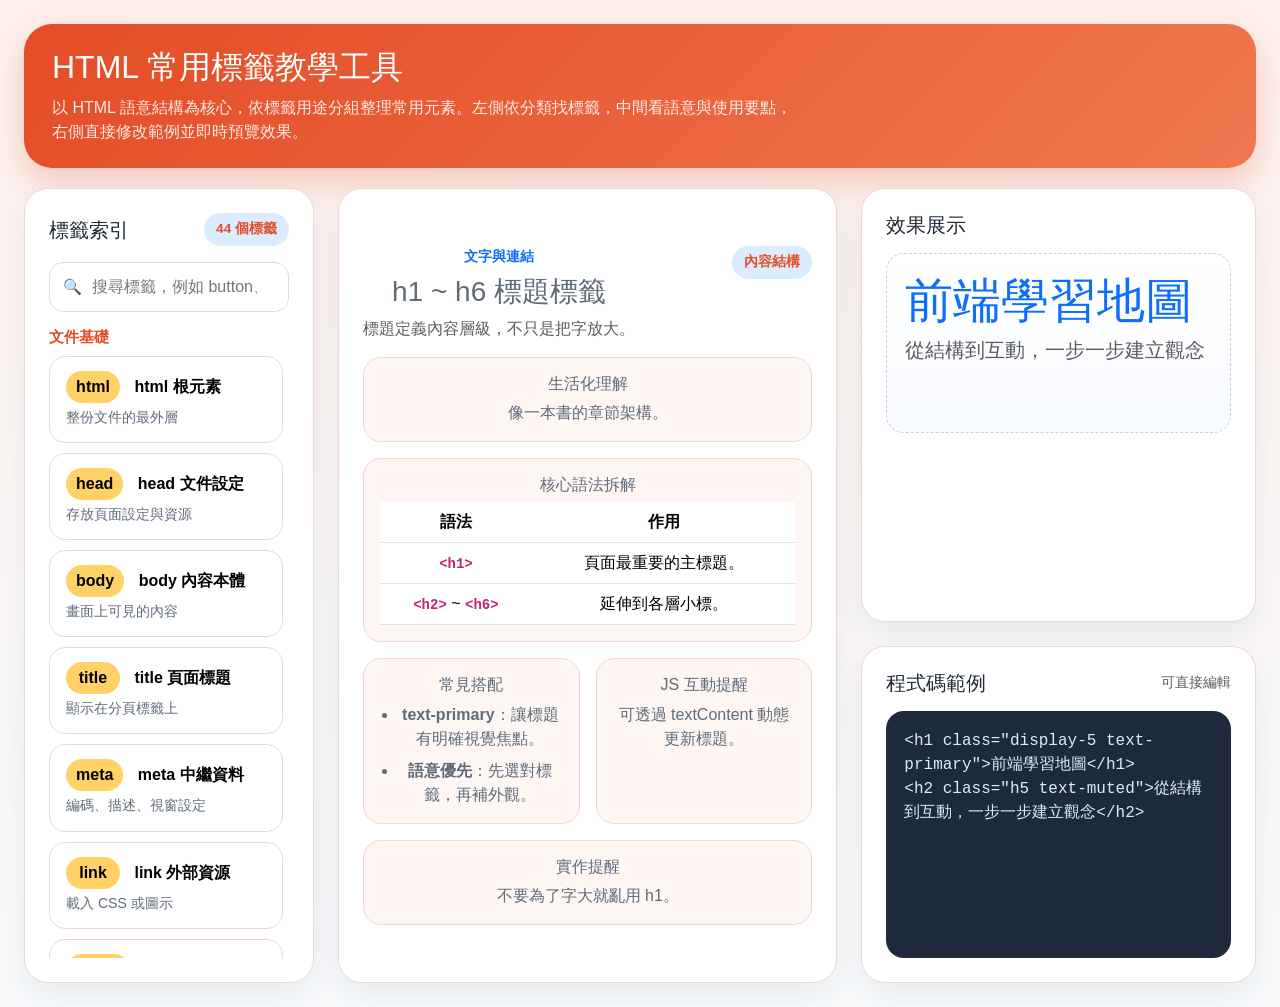
<file: html/indexhtml.html>
<!DOCTYPE html>
<html lang="zh-TW">

<head>
    <meta charset="UTF-8">
    <meta name="viewport" content="width=device-width, initial-scale=1.0">
    <title>HTML 常用標籤教學工具</title>
    <link href="https://cdn.jsdelivr.net/npm/bootstrap@5.0.0/dist/css/bootstrap.min.css" rel="stylesheet">
    <link rel="stylesheet" href="indexhtml.css">
    <link rel="icon" href="../img/html5.png" type="image/png">
</head>

<body>
    <div class="page-shell">
        <section class="hero">
            <h1 class="h2 mb-0">HTML 常用標籤教學工具</h1>
            <p>以 HTML 語意結構為核心，依標籤用途分組整理常用元素。左側依分類找標籤，中間看語意與使用要點，<br>右側直接修改範例並即時預覽效果。</p>
        </section>

        <div class="container-fluid px-0">
            <div class="row g-4">
                <div class="col-lg-3">
                    <aside class="panel">
                        <div class="d-flex justify-content-between align-items-center mb-3">
                            <h2 class="h5 mb-0">標籤索引</h2>
                            <span id="tag-count" class="pill"></span>
                        </div>
                        <div class="filter-box mb-3">
                            <span class="filter-icon">🔍</span>
                            <input id="tag-search" type="search" placeholder="搜尋標籤，例如 button、table、form">
                        </div>
                        <div id="tag-list" class="sidebar-scroll"></div>
                    </aside>
                </div>

                <div class="col-lg-5">
                    <main class="panel h-100">
                        <div id="detail-content" class="detail-empty">
                            <div>
                                <h2 class="h4">請從左側選一個標籤</h2>
                                <p class="mb-0">這裡會顯示語意、用途、基本語法與實作提醒。</p>
                            </div>
                        </div>
                    </main>
                </div>

                <div class="col-lg-4">
                    <div class="d-grid gap-4 h-100">
                        <section class="panel">
                            <h2 class="h5 mb-3">效果展示</h2>
                            <div id="preview-area" class="preview-area"></div>
                        </section>

                        <section class="panel d-flex flex-column">
                            <div class="d-flex justify-content-between align-items-center mb-3">
                                <h2 class="h5 mb-0">程式碼範例</h2>
                                <span class="text-muted small">可直接編輯</span>
                            </div>
                            <textarea id="code-editor" class="form-control editor flex-grow-1" spellcheck="false"></textarea>
                        </section>
                    </div>
                </div>
            </div>
        </div>
    </div>

    <script src="indexhtml.js"></script>
</body>

</html>
</file>
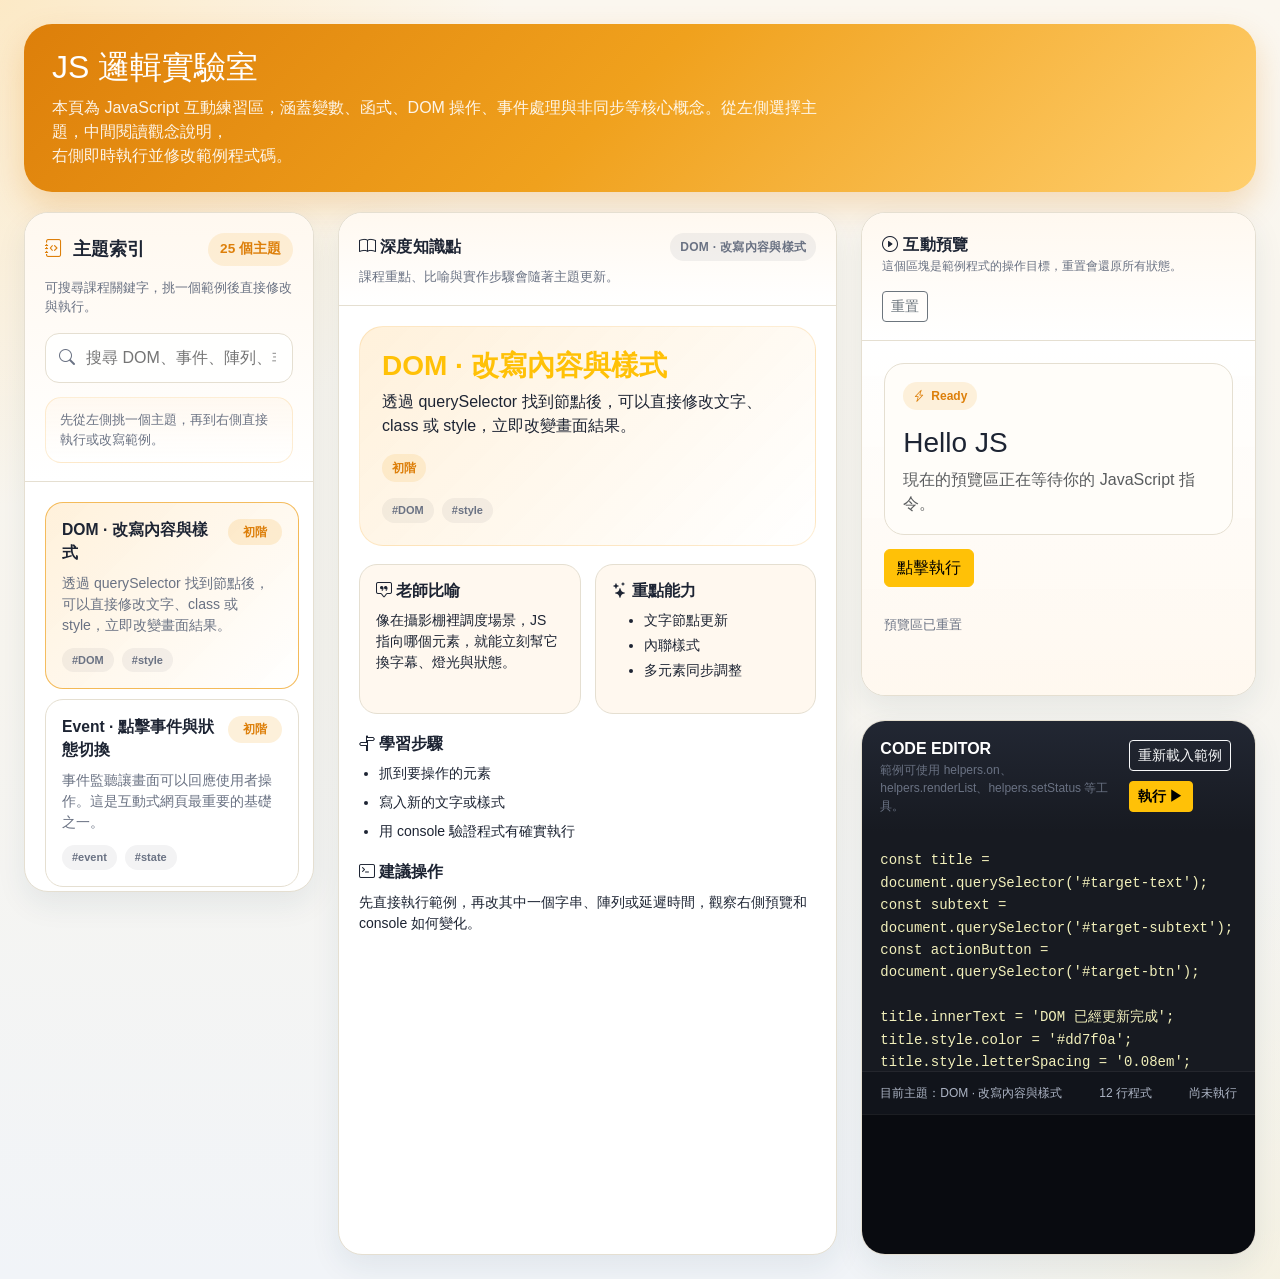
<file: JS/indexjs.html>
<!DOCTYPE html>
<html lang="zh-TW">
<head>
    <meta charset="UTF-8">
    <meta name="viewport" content="width=device-width, initial-scale=1.0">
    <title>JS 邏輯實驗室</title>
    <link href="https://cdn.jsdelivr.net/npm/bootstrap@5.0.0/dist/css/bootstrap.min.css" rel="stylesheet">
    <link href="https://cdn.jsdelivr.net/npm/bootstrap-icons@1.11.3/font/bootstrap-icons.css" rel="stylesheet">
    <link rel="stylesheet" href="indexjs.css">
    <link rel="icon" href="../img/js.png" type="image/png">

</head>
<body>
<div class="page-shell">
    <section class="hero">
        <h1 class="h2 mb-0">JS 邏輯實驗室</h1>
        <p>本頁為 JavaScript 互動練習區，涵蓋變數、函式、DOM 操作、事件處理與非同步等核心概念。從左側選擇主題，中間閱讀觀念說明，<br>右側即時執行並修改範例程式碼。</p>
    </section>

    <div class="container-fluid px-0">
        <div class="row g-4 align-items-stretch">
            <div class="col-lg-3">
                <aside class="panel sidebar-panel">
                    <div class="box-header">
                        <div class="sidebar-heading">
                            <h2 class="sidebar-title mb-0"><i class="bi bi-journal-code"></i> 主題索引</h2>
                            <span class="sidebar-counter" id="lesson-counter">0 個主題</span>
                        </div>
                        <div class="panel-subtitle">可搜尋課程關鍵字，挑一個範例後直接修改與執行。</div>
                        <div class="filter-box">
                            <i class="bi bi-search"></i>
                            <input id="lesson-search" type="text" placeholder="搜尋 DOM、事件、陣列、非同步...">
                        </div>
                        <div class="sidebar-note">先從左側挑一個主題，再到右側直接執行或改寫範例。</div>
                    </div>
                    <div class="box-content sidebar-scroll" id="tag-list"></div>
                </aside>
            </div>

            <div class="col-lg-5">
                <section class="panel detail-panel h-100">
                    <div class="box-header">
                        <div class="panel-title">
                            <span><i class="bi bi-book"></i> 深度知識點</span>
                            <span class="mini-badge" id="active-topic">尚未選擇</span>
                        </div>
                        <div class="panel-subtitle">課程重點、比喻與實作步驟會隨著主題更新。</div>
                    </div>
                    <div class="box-content" id="detail-area">
                        <div class="hero-empty">
                            <div>
                                <i class="bi bi-lightning-charge display-1 text-warning opacity-25"></i>
                                <h4 class="mt-3">選一個主題開始</h4>
                                <p class="mb-0">右側會自動載入對應程式碼，按下執行即可在預覽區看到結果。</p>
                            </div>
                        </div>
                    </div>
                </section>
            </div>

            <div class="col-lg-4">
                <div class="d-grid gap-4 h-100 right-stack">
                    <section class="panel preview-container">
                        <div class="box-header d-flex justify-content-between align-items-center gap-3 flex-wrap">
                            <div>
                                <div class="panel-title"><span><i class="bi bi-play-circle"></i> 互動預覽</span></div>
                                <div class="preview-header-note">這個區塊是範例程式的操作目標，重置會還原所有狀態。</div>
                            </div>
                            <button class="btn btn-sm btn-outline-secondary" id="reset-button" type="button">重置</button>
                        </div>
                        <div id="preview-body">
                            <div class="preview-stage">
                                <span class="status-chip" id="target-status"><i class="bi bi-lightning-charge"></i> Ready</span>
                                <h3 id="target-text" class="mt-3">Hello JS</h3>
                                <p id="target-subtext" class="text-muted mb-0">現在的預覽區正在等待你的 JavaScript 指令。</p>
                            </div>
                            <div class="preview-controls" id="preview-controls">
                                <input id="target-input" type="text" value="JavaScript" placeholder="輸入一些文字給範例使用">
                                <button id="target-btn" class="btn btn-warning" type="button">點擊執行</button>
                                <button id="secondary-btn" class="btn btn-outline-dark" type="button">次要按鈕</button>
                            </div>
                            <ul id="target-list" class="preview-list">
                                <li><span>範例項目 A</span><strong>1</strong></li>
                                <li><span>範例項目 B</span><strong>2</strong></li>
                                <li><span>範例項目 C</span><strong>3</strong></li>
                            </ul>
                            <div class="widget-strip">
                                <div class="widget-card" id="widget-tabs">
                                    <div class="widget-header">
                                        <span>前端元件區</span>
                                        <span id="tab-caption">目前分頁：Overview</span>
                                    </div>
                                    <div id="tab-row" class="tab-row">
                                        <button type="button" class="tab-chip active" data-tab="Overview">Overview</button>
                                        <button type="button" class="tab-chip" data-tab="Practice">Practice</button>
                                        <button type="button" class="tab-chip" data-tab="Review">Review</button>
                                    </div>
                                </div>
                                <div class="widget-card" id="widget-progress">
                                    <div class="widget-header">
                                        <span>進度展示</span>
                                        <span id="progress-label">35%</span>
                                    </div>
                                    <div class="progress-shell">
                                        <div id="progress-fill" class="progress-fill"></div>
                                    </div>
                                </div>
                                <div class="widget-card" id="widget-feedback">
                                    <div class="widget-header">
                                        <span>通知 / 摺疊區</span>
                                        <span id="toast-state">toast 隱藏中</span>
                                    </div>
                                    <div id="toast-box" class="toast-lite is-hidden">這是一則前端通知訊息。</div>
                                    <div id="accordion-box" class="accordion-stack mt-2">
                                        <div class="accordion-item-lite">
                                            <button type="button" class="accordion-trigger">章節 1</button>
                                            <div class="accordion-body-lite">先用 JavaScript 找到節點，才能開始互動。</div>
                                        </div>
                                        <div class="accordion-item-lite">
                                            <button type="button" class="accordion-trigger">章節 2</button>
                                            <div class="accordion-body-lite is-hidden">事件與狀態是多數前端介面的核心。</div>
                                        </div>
                                    </div>
                                </div>
                                <div class="widget-card" id="widget-dropdown-modal">
                                    <div class="widget-header">
                                        <span>Dropdown / Modal</span>
                                        <span id="dropdown-caption">目前選項：Design</span>
                                    </div>
                                    <div class="dropdown-lite">
                                        <button id="dropdown-toggle" type="button" class="dropdown-toggle-lite">Design</button>
                                        <div id="dropdown-menu" class="dropdown-menu-lite">
                                            <button type="button" class="dropdown-option active" data-option="Design">Design</button>
                                            <button type="button" class="dropdown-option" data-option="Build">Build</button>
                                            <button type="button" class="dropdown-option" data-option="Ship">Ship</button>
                                        </div>
                                    </div>
                                    <div id="modal-lite" class="modal-lite is-hidden mt-3">
                                        <h6 id="modal-title">前端提示視窗</h6>
                                        <p id="modal-text" class="mb-0">這裡可以顯示短訊息、確認內容或操作摘要。</p>
                                    </div>
                                </div>
                                <div class="widget-card" id="widget-todo">
                                    <div class="widget-header">
                                        <span>Todo Mini</span>
                                        <span id="todo-caption">3 個任務</span>
                                    </div>
                                    <ul id="todo-mini-list" class="todo-mini-list">
                                        <li><span>整理 DOM 節點</span><strong>待辦</strong></li>
                                        <li class="done"><span>寫好事件監聽</span><strong>完成</strong></li>
                                        <li><span>驗證互動流程</span><strong>待辦</strong></li>
                                    </ul>
                                </div>
                            </div>
                            <div class="preview-footer">
                                <span id="run-summary">尚未執行任何程式</span>
                            </div>
                        </div>
                    </section>

                    <section class="panel editor-container">
                        <div class="editor-toolbar">
                            <div>
                                <div class="fw-bold">CODE EDITOR</div>
                                <div class="editor-note">範例可使用 helpers.on、helpers.renderList、helpers.setStatus 等工具。</div>
                            </div>
                            <div class="toolbar-actions">
                                <button class="btn btn-sm btn-outline-light" id="load-template-button" type="button">重新載入範例</button>
                                <button class="btn btn-sm btn-warning fw-bold" id="run-button" type="button">執行 ▶</button>
                            </div>
                        </div>
                        <textarea id="code-editor" spellcheck="false"></textarea>
                        <div class="editor-status">
                            <span id="editor-lesson-name">目前主題：未選擇</span>
                            <span id="editor-line-count">0 行程式</span>
                            <span id="last-run-at">尚未執行</span>
                        </div>
                        <div id="console-output" class="console-box"></div>
                    </section>
                </div>
            </div>
        </div>
    </div>
</div>

<script src="indexjs.js"></script>

</body>
</html>
</file>
<file: style.css>
/* 1. 基礎背景與閒置動畫 */
body {
  transition: background-color 0.8s ease;
  background-color: #ffffff;
  min-height: 100vh;
  overflow-x: hidden;
  position: relative;
  animation: body-idle 15s infinite ease-in-out;
}

@keyframes body-idle {
  0%,
  100% {
    background-color: #ffffff;
  }
  50% {
    background-color: #fafafa;
  }
}

/* 2. 背景特效層 (::before) */
body::before {
  content: "";
  position: fixed;
  top: 0;
  left: 0;
  width: 100%;
  height: 100%;
  z-index: -1;
  opacity: 0;
  background: linear-gradient(
    45deg,
    #ff0000 0%,
    #ff8800 14%,
    #ffff00 28%,
    #00ff00 42%,
    #00ffff 56%,
    #0000ff 70%,
    #ff00ff 84%,
    #ff0000 100%
  );
  background-size: 200% 200%;
  transition: opacity 0.4s ease-in-out;
}

.bg-css-spectrum::before {
  opacity: 0.7;
  animation: rainbowMove 4s linear infinite;
}

@keyframes rainbowMove {
  0% {
    background-position: 0% 0%;
  }
  50% {
    background-position: 100% 100%;
  }
  100% {
    background-position: 00% 00%;
  }
}

/* 3. 語言特性背景 */

/* 背景圖案層：用 body::after 統一管理，避免與流星畫布及 body 動畫衝突 */
body::after {
  content: "";
  position: fixed;
  top: 0;
  left: 0;
  width: 100%;
  height: 100%;
  z-index: -1;
  pointer-events: none;
  opacity: 0;
  transition: opacity 0.4s ease;
}

body.bg-html-theme::after {
  opacity: 1;
  background-image:
    linear-gradient(rgba(227, 76, 38, 0.18) 1px, transparent 1px),
    linear-gradient(90deg, rgba(227, 76, 38, 0.18) 1px, transparent 1px);
  background-size: 30px 30px;
}

body.bg-js-theme::after {
  opacity: 1;
  background-image:
    linear-gradient(rgba(212, 172, 13, 0.12) 1px, transparent 1px),
    linear-gradient(90deg, rgba(212, 172, 13, 0.12) 1px, transparent 1px);
  background-size: 60px 60px;
}

.bg-html-theme {
  background-color: #fff5f2;
}

.bg-js-theme {
  background-color: #fffdf0;
}

/* 4. 標題樣式 (修正置中與漂浮) */
header {
  display: table; /* 關鍵：寬度隨內容 */
  margin: 40px auto; /* 關鍵：水平置中 */
  padding: 15px 40px;
  background-color: orange;
  border: black solid 5px;
  border-radius: 15px;
  text-align: center;
  transition: all 0.3s cubic-bezier(0.175, 0.885, 0.32, 1.275);
  cursor: default;
  /* 加上漂浮動畫 */
  animation: float 5s infinite ease-in-out;
}

header:hover {
  background-color: #ff8c00;
  transform: scale(1.05) rotate(-1deg);
  box-shadow: 0 10px 25px rgba(0, 0, 0, 0.1);
  animation-play-state: paused;
}

header h1 {
  margin: 0;
  font-size: 2rem;
  font-weight: 900;
}

/* 5. 圖片與容器樣式 */
/* 5. 圖片與容器樣式 (完全透明懸浮版) */
.img-container {
  padding: 5px; /* 縮小內距，讓容器更緊湊 */
  max-width: 300px; /* 限制最大寬度 */
  margin: 0 auto; /* 確保在 col-4 裡面置中 */
  border-radius: 20px;
  transition: all 0.5s cubic-bezier(0.175, 0.885, 0.32, 1.275);
  cursor: pointer;
  position: relative;

  /* 完全透明背景 */
  background: transparent;
  backdrop-filter: none;

  animation:
    float 4s infinite ease-in-out,
    shadow-breathe 4s infinite ease-in-out;
}

/* 調整圖片大小 */
.img-container img {
  transition: transform 0.5s ease;
  max-height: 200px; /* 從 150px 縮小到 100px */
  width: auto;
  object-fit: contain;
  animation: img-idle 6s infinite ease-in-out;
}

/* Hover 互動維持，但發光範圍也隨之縮小 */
.img-container:hover {
  background: rgba(255, 255, 255, 0.1);
  transform: translateY(-10px) scale(1.05); /* 漂浮高度也稍微降低，保持比例 */
  animation-play-state: paused;
}

#container-html:hover {
  box-shadow: 0 10px 30px rgba(227, 76, 38, 0.3);
}
#container-css:hover {
  box-shadow: 0 10px 30px rgba(0, 86, 179, 0.3);
}
#container-js:hover {
  box-shadow: 0 10px 30px rgba(212, 172, 13, 0.3);
}
/* 錯開漂浮時間 */
#container-html {
  animation-delay: 0s;
}
#container-css {
  animation-delay: 1s;
}
#container-js {
  animation-delay: 2s;
}

/* 針對 HTML 容器強化邊框 (橘色) */
#container-html {
  border-color: rgba(227, 76, 38, 0.3);
}
#container-html:hover {
  border-color: #e34c26;
  box-shadow: 0 0 20px rgba(227, 76, 38, 0.4);
}

/* 針對 CSS 容器強化邊框 (藍色) */
#container-css {
  border-color: rgba(0, 86, 179, 0.3);
}
#container-css:hover {
  border-color: #0056b3;
  box-shadow: 0 0 20px rgba(0, 86, 179, 0.4);
}

/* 針對 JS 容器強化邊框 (金色) */
#container-js {
  border-color: rgba(212, 172, 13, 0.3);
}
#container-js:hover {
  border-color: #d4ac0d;
  box-shadow: 0 0 20px rgba(212, 172, 13, 0.4);
}

/* 6. 文字框樣式 */
#textC {
  font-size: 28px;
  font-weight: bold;
  border: black solid 5px;
  border-radius: 20px;
  padding: 30px;
  min-height: 120px;
  display: flex;
  align-items: center;
  justify-content: center;
  background: rgba(255, 255, 255, 0.6);
  backdrop-filter: blur(10px);
  transition: all 0.4s ease;
  animation: float-subtle 6s infinite ease-in-out;
}

.text-active {
  transform: scale(1.03);
  border-color: currentColor !important;
}

/* 7. 所有動畫定義 */
@keyframes float {
  0%,
  100% {
    transform: translateY(0);
  }
  50% {
    transform: translateY(-30px);
  }
}

@keyframes float-subtle {
  0%,
  100% {
    transform: translateY(0);
  }
  50% {
    transform: translateY(-50px);
  }
}

@keyframes shadow-breathe {
  0%,
  100% {
    box-shadow: 0 5px 15px rgba(0, 0, 0, 0.1);
  }
  50% {
    box-shadow: 0 20px 30px rgba(0, 0, 0, 0.05);
  }
}

@keyframes img-idle {
  0%,
  100% {
    transform: scale(1);
  }
  50% {
    transform: scale(1.03);
  }
}

/* 8. JS 與 HTML 特殊動畫 */
.img-container:hover #JSimg {
  animation: js-logic-run 0.5s infinite ease-in-out;
}

@keyframes js-logic-run {
  0% {
    transform: scale(1.05) rotate(0deg);
    filter: drop-shadow(0 0 5px #d4ac0d);
  }
  50% {
    transform: scale(1.05) rotate(-2deg);
    filter: drop-shadow(0 0 25px #f7df1e);
  }
  100% {
    transform: scale(1.05) rotate(0deg);
    filter: drop-shadow(0 0 5px #d4ac0d);
  }
}

.img-container-html:hover::before {
  content: "<";
  position: absolute;
  left: 10px;
  top: 50%;
  transform: translateY(-50%);
  font-size: 60px;
  font-weight: 900;
  color: #e34c26;
  opacity: 0.5;
}
.img-container-html:hover::after {
  content: ">";
  position: absolute;
  right: 10px;
  top: 50%;
  transform: translateY(-50%);
  font-size: 60px;
  font-weight: 900;
  color: #e34c26;
  opacity: 0.5;
  z-index: 2;
}

/* 9. CSS 容器畫筆刷過效果 */
#container-css {
  overflow: hidden;
}

#container-css::after {
  content: "";
  position: absolute;
  top: 0;
  left: -60%;
  width: 60%;
  height: 100%;
  background: linear-gradient(
    90deg,
    transparent,
    rgba(0, 86, 179, 0.25),
    transparent
  );
  pointer-events: none;
  border-radius: 20px;
}

#container-css:hover::after {
  animation: css-paint-sweep 1.8s linear infinite;
}

@keyframes css-paint-sweep {
  0% {
    left: -60%;
    opacity: 0;
  }
  8% {
    opacity: 1;
  }
  92% {
    opacity: 1;
  }
  100% {
    left: 110%;
    opacity: 0;
  }
}

/* 10. JS 打字游標效果 */
#textC.text-js-active {
  position: relative;
}

#textC.text-js-active::after {
  content: "○";
  color: #d4ac0d;
  font-size: 1.2rem;
  animation: blink-cursor 0.7s step-end infinite;
  position: absolute;
  bottom: 12px;
  right: 18px;
  pointer-events: none;
}

@keyframes blink-cursor {
  from,
  to {
    opacity: 1;
  }
  50% {
    opacity: 0;
  }
}

/* 11. 漣漪點擊動畫 */
@keyframes ripple-expand {
  to {
    transform: scale(1);
    opacity: 0;
  }
}

/* 12. JS 自訂確認框 */
#js-confirm-modal {
  display: none;
  position: fixed;
  inset: 0;
  z-index: 1000;
  background: rgba(0, 0, 0, 0.45);
  align-items: center;
  justify-content: center;
  backdrop-filter: blur(4px);
}

#js-confirm-modal.active {
  display: flex;
}

.js-modal-box {
  background: #fffdf0;
  border: 3px solid #d4ac0d;
  border-radius: 20px;
  padding: 40px 50px;
  text-align: center;
  box-shadow: 0 10px 50px rgba(212, 172, 13, 0.45);
  animation: modal-pop 0.35s cubic-bezier(0.175, 0.885, 0.32, 1.275);
}

.js-modal-box p {
  font-size: 1.4rem;
  font-weight: bold;
  color: #333;
  margin-bottom: 25px;
}

.js-modal-box strong {
  color: #d4ac0d;
}

.js-modal-btns {
  display: flex;
  gap: 16px;
  justify-content: center;
}

.js-modal-btns button {
  padding: 10px 28px;
  border-radius: 12px;
  border: 2px solid #d4ac0d;
  font-size: 1rem;
  font-weight: bold;
  cursor: pointer;
  transition: all 0.2s ease;
}

#js-modal-yes {
  background: #d4ac0d;
  color: #fff;
}

#js-modal-yes:hover {
  background: #b8960b;
  transform: scale(1.06);
}

#js-modal-no {
  background: transparent;
  color: #d4ac0d;
}

#js-modal-no:hover {
  background: rgba(212, 172, 13, 0.12);
  transform: scale(1.06);
}

@keyframes modal-pop {
  from {
    transform: scale(0.7);
    opacity: 0;
  }
  to {
    transform: scale(1);
    opacity: 1;
  }
}
</file>
<file: css/indexcss.css>
:root {
    --primary: #1475c9;
    --primary-strong: #0d5ca0;
    --accent: #8fe3cf;
    --surface: #ffffff;
    --surface-soft: #f2f8fc;
    --border: #d4e1ec;
    --text-main: #1f2937;
    --muted: #64748b;
    --main-bg: linear-gradient(180deg, #edf5ff 0%, #f7fbfc 56%, #eef9f5 100%);
    --editor-bg: #1f2430;
}

body {
    margin: 0;
    background: var(--main-bg);
    font-family: "Microsoft JhengHei", sans-serif;
    min-height: 100vh;
    color: var(--text-main);
}

.page-shell {
    min-height: 100vh;
    padding: 24px;
}

.hero {
    margin-bottom: 20px;
    padding: 24px 28px;
    border-radius: 28px;
    background: linear-gradient(135deg, #1475c9, #36b3a8);
    color: #fff;
    box-shadow: 0 14px 32px rgba(20, 117, 201, 0.22);
}

.hero p {
    margin: 10px 0 0;
    max-width: 760px;
    color: rgba(255, 255, 255, 0.9);
}

.main-row {
    min-height: calc(100vh - 220px);
}

.box {
    background: var(--surface);
    border: 1px solid var(--border);
    border-radius: 24px;
    box-shadow: 0 12px 30px rgba(28, 58, 92, 0.08);
    padding: 24px;
    height: 100%;
    overflow-y: auto;
}

.sidebar-note {
    margin: 0 0 16px;
    color: var(--muted);
    font-size: 0.94rem;
    line-height: 1.6;
}

.filter-box {
    position: relative;
}

.filter-box input {
    width: 100%;
    border: 1px solid var(--border);
    background: rgba(255, 255, 255, 0.92);
    border-radius: 14px;
    padding: 12px 16px 12px 42px;
    outline: none;
    transition: border-color 0.2s ease, box-shadow 0.2s ease;
}

.filter-box input:focus {
    border-color: var(--primary);
    box-shadow: 0 0 0 4px rgba(20, 117, 201, 0.12);
}

.filter-icon {
    position: absolute;
    left: 14px;
    top: 50%;
    transform: translateY(-50%);
    color: var(--muted);
    font-size: 0.95rem;
}

.sidebar-scroll {
    max-height: calc(100vh - 315px);
    overflow-y: auto;
    padding-right: 6px;
}

.topic-counter {
    display: inline-flex;
    align-items: center;
    border-radius: 999px;
    padding: 6px 12px;
    font-size: 12px;
    font-weight: 700;
    background: #dff1ff;
    color: var(--primary);
}

.tag-item {
    width: 100%;
    border: 1px solid var(--border);
    border-radius: 16px;
    padding: 14px 16px;
    margin-bottom: 10px;
    cursor: pointer;
    transition: transform 0.2s ease, border-color 0.2s ease, background-color 0.2s ease;
    display: flex;
    justify-content: space-between;
    align-items: center;
    background: #fff;
    text-align: left;
    color: inherit;
}

.tag-item .fw-bold {
    font-size: 0.98rem;
}

.tag-item:hover {
    background-color: #f1f8fe;
    border-color: var(--primary);
    transform: translateX(4px);
}

.tag-item:focus-visible {
    outline: 3px solid rgba(20, 117, 201, 0.18);
    outline-offset: 2px;
}

.tag-item.active {
    background: #e5f2fc;
    color: var(--text-main);
    border-color: var(--primary);
    box-shadow: none;
}

.tag-item.active .badge-category {
    color: var(--primary-strong);
}

#preview-window {
    background: linear-gradient(180deg, #ffffff, #f7fbff);
    background-image: radial-gradient(rgba(20, 117, 201, 0.12) 1px, transparent 1px);
    background-size: 20px 20px;
    min-height: 250px;
    display: flex;
    justify-content: center;
    align-items: center;
    border: 1px dashed #c5d7e7;
    border-radius: 18px;
    padding: 18px;
}

#target-element {
    min-width: 100px;
    min-height: 50px;
    text-align: center;
    display: flex;
    align-items: center;
    justify-content: center;
    font-weight: bold;
    transition: all 0.4s ease;
    border-radius: 18px;
}

#code-editor {
    font-family: 'Fira Code', 'Courier New', monospace;
    background-color: var(--editor-bg);
    color: #61afef;
    border-radius: 18px;
    padding: 18px;
    resize: none;
    line-height: 1.6;
    font-size: 14px;
    border: none;
    min-height: 220px;
}

#code-editor:focus {
    box-shadow: 0 0 0 3px rgba(97, 175, 239, 0.2);
}

.badge-category {
    font-size: 0.75rem;
    letter-spacing: 1px;
    color: var(--primary);
}

.tag-empty {
    padding: 18px;
    border-radius: 16px;
    text-align: center;
    color: var(--muted);
    background: linear-gradient(180deg, #ffffff, #f8fbff);
    border: 1px dashed var(--border);
}

code {
    color: #d63384;
    background: #f8f9fa;
    padding: 2px 4px;
    border-radius: 4px;
    font-size: 0.9em;
}

@media (max-width: 991.98px) {
    body {
        overflow: auto;
    }

    .main-row {
        min-height: auto;
        padding-bottom: 16px;
    }

    .box,
    .col-lg-3,
    .col-lg-4,
    .col-lg-5,
    .col-12 {
        height: auto !important;
    }

    #preview-window {
        min-height: 220px;
    }

    .sidebar-scroll {
        max-height: none;
        overflow: visible;
        padding-right: 0;
    }
}

@keyframes floatPulse {
    0% {
        transform: translateY(0) scale(1);
    }

    50% {
        transform: translateY(-10px) scale(1.04);
    }

    100% {
        transform: translateY(0) scale(1);
    }
}

@media (max-width: 767px) {
    .page-shell {
        padding: 16px;
    }

    .box {
        padding: 18px;
    }
}
</file>
<file: html/indexhtml.css>
:root {
    --primary: #e34c26;
    --accent: #ffd166;
    --surface: #ffffff;
    --surface-soft: #fdf6f3;
    --border: #f0d8d0;
    --text: #1f2a37;
    --muted: #5f6b7a;
}

body {
    margin: 0;
    background: linear-gradient(180deg, #fdf0ec 0%, #f8fafc 100%);
    color: var(--text);
    font-family: "Microsoft JhengHei", sans-serif;
}

.page-shell {
    min-height: 100vh;
    padding: 24px;
}

.panel {
    background: var(--surface);
    border: 1px solid var(--border);
    border-radius: 24px;
    box-shadow: 0 12px 30px rgba(28, 58, 92, 0.08);
    padding: 24px;
    height: 100%;
}

.hero {
    margin-bottom: 20px;
    padding: 24px 28px;
    border-radius: 28px;
    background: linear-gradient(135deg, #e34c26, #f07850);
    color: #fff;
    box-shadow: 0 14px 32px rgba(227, 76, 38, 0.25);
}

.hero p {
    margin: 10px 0 0;
    max-width: 760px;
    color: rgba(255, 255, 255, 0.88);
}

.filter-box {
    position: relative;
}

.filter-box input {
    width: 100%;
    border: 1px solid var(--border);
    background: rgba(255, 255, 255, 0.9);
    border-radius: 14px;
    padding: 12px 16px 12px 42px;
    outline: none;
    transition: border-color 0.2s ease, box-shadow 0.2s ease;
}

.filter-box input:focus {
    border-color: var(--primary);
    box-shadow: 0 0 0 4px rgba(23, 104, 172, 0.12);
}

.filter-icon {
    position: absolute;
    left: 14px;
    top: 50%;
    transform: translateY(-50%);
    color: var(--muted);
    font-size: 0.95rem;
}

.filter-empty {
    display: grid;
    place-items: center;
    min-height: 160px;
    border: 1px dashed var(--border);
    border-radius: 18px;
    color: var(--muted);
    text-align: center;
    padding: 18px;
    background: linear-gradient(180deg, #ffffff, #f8fbff);
}

.sidebar-scroll {
    max-height: calc(100vh - 270px);
    overflow-y: auto;
    padding-right: 6px;
}

.tag-group + .tag-group {
    margin-top: 18px;
    padding-top: 18px;
    border-top: 1px solid var(--border);
}

.tag-group-title {
    margin-bottom: 10px;
    font-size: 0.95rem;
    font-weight: 700;
    color: var(--primary);
}

.tag-list {
    display: grid;
    gap: 10px;
}

.tag-item {
    width: 100%;
    border: 1px solid var(--border);
    border-radius: 16px;
    padding: 14px 16px;
    background: #fff;
    text-align: left;
    transition: transform 0.2s ease, border-color 0.2s ease, background-color 0.2s ease;
}

.tag-item:hover {
    border-color: var(--primary);
    background: #f3f8fd;
    transform: translateX(4px);
}

.tag-item.active {
    border-color: var(--primary);
    background: #e8f2fb;
}

.tag-key {
    display: inline-flex;
    align-items: center;
    justify-content: center;
    min-width: 54px;
    padding: 4px 10px;
    border-radius: 999px;
    background: var(--accent);
    font-weight: 700;
    margin-right: 10px;
}

.tag-label {
    font-weight: 700;
}

.tag-note {
    display: block;
    margin-top: 4px;
    color: var(--muted);
    font-size: 0.88rem;
}

.detail-empty {
    display: grid;
    place-items: center;
    min-height: 100%;
    color: var(--muted);
    text-align: center;
}

.detail-block {
    background: var(--surface-soft);
    border: 1px solid var(--border);
    border-radius: 18px;
    padding: 16px;
    height: 100%;
}

.pill {
    display: inline-block;
    padding: 6px 12px;
    border-radius: 999px;
    background: #dcecff;
    color: var(--primary);
    font-size: 0.85rem;
    font-weight: 700;
}

.preview-area {
    min-height: 180px;
    border: 1px dashed #c5d2e2;
    border-radius: 18px;
    background: linear-gradient(180deg, #ffffff, #f8fbff);
    padding: 18px;
}

.editor {
    min-height: 220px;
    border: none;
    border-radius: 18px;
    background: #1e293b;
    color: #d4f1f9;
    font-family: Consolas, "Courier New", monospace;
    line-height: 1.5;
    padding: 18px;
    resize: none;
}

.editor:focus {
    box-shadow: none;
    background: #0f172a;
    color: #e2f3ff;
}

.info-list {
    margin: 0;
    padding-left: 18px;
}

.info-list li + li {
    margin-top: 8px;
}

code {
    color: #c0266d;
    font-weight: 700;
}

@media (max-width: 991px) {
    .sidebar-scroll {
        max-height: none;
        overflow: visible;
        padding-right: 0;
    }
}

@media (max-width: 767px) {
    .page-shell {
        padding: 16px;
    }

    .panel {
        padding: 18px;
    }
}
</file>
<file: JS/indexjs.css>
:root {
    --bg: linear-gradient(180deg, #fbf7ef 0%, #f7f5ef 52%, #f1f4f8 100%);
    --panel: #ffffff;
    --surface-soft: #fff8ef;
    --line: #e5dfd1;
    --text: #1d2433;
    --muted: #6a7283;
    --accent: #f0a11d;
    --accent-strong: #dd7f0a;
    --accent-soft: rgba(240, 161, 29, 0.14);
    --editor: #171a21;
    --editor-soft: #222733;
    --success: #188b5b;
    --danger: #c24646;
}

* {
    box-sizing: border-box;
}

body {
    margin: 0;
    min-height: 100vh;
    overflow-x: hidden;
    overflow-y: auto;
    color: var(--text);
    font-family: "Microsoft JhengHei", sans-serif;
    background:
        radial-gradient(circle at top left, rgba(255, 211, 132, 0.38), transparent 28%),
        radial-gradient(circle at bottom right, rgba(255, 236, 179, 0.3), transparent 24%),
        var(--bg);
}

.page-shell {
    min-height: 100vh;
    padding: 24px;
}

.hero {
    margin-bottom: 20px;
    padding: 24px 28px;
    border-radius: 28px;
    background: linear-gradient(135deg, #dd7f0a, #f0a11d 48%, #ffcf6e 100%);
    color: #fff;
    box-shadow: 0 14px 32px rgba(221, 127, 10, 0.24);
}

.hero p {
    margin: 10px 0 0;
    max-width: 780px;
    color: rgba(255, 255, 255, 0.9);
}

.panel,
.preview-container,
.editor-container {
    border: 1px solid var(--line);
    border-radius: 24px;
    background: var(--panel);
    box-shadow: 0 12px 30px rgba(28, 58, 92, 0.08);
    height: 100%;
}

.sidebar-panel,
.detail-panel,
.preview-container,
.editor-container {
    display: flex;
    flex-direction: column;
    overflow: hidden;
    min-width: 0;
    min-height: 0;
}

.right-stack {
    grid-template-rows: minmax(320px, 0.95fr) minmax(360px, 1.05fr);
}

@media (min-width: 992px) {
    .sidebar-panel,
    .detail-panel,
    .right-stack {
        height: calc(100vh - 220px);
        min-height: 0;
    }

    .sidebar-scroll {
        max-height: none;
    }
}

.box-header {
    padding: 20px 20px 18px;
    border-bottom: 1px solid var(--line);
    background: linear-gradient(180deg, rgba(255, 248, 239, 0.96), rgba(255, 255, 255, 0.98));
}

.sidebar-heading {
    display: flex;
    align-items: center;
    justify-content: space-between;
    gap: 12px;
    margin-bottom: 12px;
}

.sidebar-title {
    display: inline-flex;
    align-items: center;
    gap: 10px;
    font-size: 1.1rem;
    font-weight: 700;
    color: var(--text);
}

.sidebar-title i {
    color: var(--accent-strong);
}

.sidebar-counter {
    display: inline-flex;
    align-items: center;
    justify-content: center;
    padding: 6px 12px;
    border-radius: 999px;
    background: rgba(240, 161, 29, 0.14);
    color: var(--accent-strong);
    font-size: 0.85rem;
    font-weight: 700;
    white-space: nowrap;
}

.box-content {
    padding: 20px;
    overflow-y: auto;
    flex: 1;
    min-height: 0;
}

.sidebar-scroll {
    padding-right: 14px;
}

.panel-title {
    display: flex;
    align-items: center;
    justify-content: space-between;
    gap: 12px;
    font-weight: 700;
    letter-spacing: 0.02em;
}

.panel-subtitle {
    color: var(--muted);
    font-size: 13px;
    margin-top: 6px;
}

.filter-box {
    margin-top: 16px;
    position: relative;
}

.filter-box input {
    width: 100%;
    border: 1px solid var(--line);
    background: rgba(255, 255, 255, 0.92);
    border-radius: 14px;
    padding: 12px 16px 12px 40px;
    outline: none;
    transition: border-color 0.2s ease, box-shadow 0.2s ease;
}

.filter-box input:focus {
    border-color: rgba(240, 161, 29, 0.55);
    box-shadow: 0 0 0 4px rgba(240, 161, 29, 0.12);
}

.filter-box i {
    position: absolute;
    left: 14px;
    top: 50%;
    transform: translateY(-50%);
    color: var(--muted);
}

.sidebar-note {
    margin-top: 14px;
    padding: 12px 14px;
    border-radius: 16px;
    border: 1px solid rgba(240, 161, 29, 0.18);
    background: linear-gradient(180deg, rgba(255, 248, 239, 0.9), rgba(255, 255, 255, 0.96));
    color: var(--muted);
    font-size: 13px;
    line-height: 1.55;
}

.tag-item {
    width: 100%;
    padding: 16px;
    border: 1px solid var(--line);
    border-radius: 18px;
    margin-bottom: 10px;
    cursor: pointer;
    transition: transform 0.2s ease, border-color 0.2s ease, background 0.2s ease;
    background: #fff;
    text-align: left;
}

.tag-item:hover {
    transform: translateX(4px);
    border-color: rgba(240, 161, 29, 0.45);
    background: rgba(255, 249, 237, 1);
}

.tag-item.active {
    border-color: rgba(240, 161, 29, 0.7);
    background: linear-gradient(135deg, rgba(255, 241, 219, 1), rgba(255, 255, 255, 0.98));
    box-shadow: none;
}

.tag-title-row {
    display: flex;
    align-items: flex-start;
    justify-content: space-between;
    gap: 10px;
}

.tag-title {
    font-size: 0.98rem;
    font-weight: 700;
    color: var(--text);
    line-height: 1.45;
}

.tag-level {
    flex: 0 0 auto;
    display: inline-flex;
    align-items: center;
    justify-content: center;
    min-width: 54px;
    padding: 4px 10px;
    border-radius: 999px;
    background: rgba(240, 161, 29, 0.16);
    color: var(--accent-strong);
    font-size: 0.76rem;
    font-weight: 700;
}

.tag-summary {
    margin-top: 8px;
    color: var(--muted);
    font-size: 0.88rem;
    line-height: 1.5;
}

.tag-meta {
    display: flex;
    gap: 8px;
    flex-wrap: wrap;
    margin-top: 12px;
}

.mini-badge,
.status-chip {
    display: inline-flex;
    align-items: center;
    gap: 6px;
    border-radius: 999px;
    padding: 5px 10px;
    font-size: 12px;
    font-weight: 700;
}

.mini-badge {
    background: rgba(29, 36, 51, 0.06);
    color: var(--muted);
}

.tag-meta .mini-badge {
    padding: 4px 10px;
    font-size: 11px;
    background: rgba(29, 36, 51, 0.05);
}

.status-chip {
    background: var(--accent-soft);
    color: var(--accent-strong);
}

.hero-empty {
    min-height: 100%;
    display: grid;
    place-items: center;
    text-align: center;
    color: var(--muted);
}

.detail-hero {
    padding: 22px;
    border-radius: 24px;
    background: linear-gradient(135deg, rgba(255, 241, 219, 1), rgba(255, 255, 255, 0.92));
    border: 1px solid rgba(240, 161, 29, 0.18);
}

.detail-grid {
    display: grid;
    grid-template-columns: repeat(2, minmax(0, 1fr));
    gap: 14px;
    margin: 18px 0;
}

.detail-card {
    border-radius: 18px;
    border: 1px solid var(--line);
    background: var(--surface-soft);
    padding: 16px;
}

.detail-card h6,
.detail-section h6 {
    margin-bottom: 10px;
    font-weight: 700;
}

.detail-section {
    margin-top: 20px;
}

.detail-section ul {
    padding-left: 20px;
    margin-bottom: 0;
}

.preview-container,
.editor-container {
    display: flex;
    flex-direction: column;
    overflow: hidden;
    min-width: 0;
    min-height: 0;
}

.preview-header-note,
.editor-note {
    font-size: 12px;
    color: var(--muted);
}

#preview-body {
    flex: 1;
    min-height: 0;
    padding: 22px;
    display: grid;
    gap: 14px;
    align-content: start;
    overflow-y: auto;
    background:
        linear-gradient(180deg, rgba(255, 255, 255, 0.96), rgba(255, 248, 239, 0.98)),
        repeating-linear-gradient(90deg, transparent, transparent 31px, rgba(29, 36, 51, 0.04) 31px, rgba(29, 36, 51, 0.04) 32px);
}

.preview-stage {
    border-radius: 20px;
    padding: 18px;
    border: 1px solid var(--line);
    background: #fffdf9;
}

.preview-stage h3,
.preview-stage p {
    margin-bottom: 8px;
}

.preview-controls {
    display: flex;
    gap: 10px;
    flex-wrap: wrap;
    align-items: center;
}

.preview-controls input {
    flex: 1 1 180px;
    border-radius: 14px;
    border: 1px solid var(--line);
    padding: 10px 14px;
    outline: none;
    transition: border-color 0.2s ease, box-shadow 0.2s ease;
}

.preview-controls input:focus {
    border-color: rgba(240, 161, 29, 0.45);
    box-shadow: 0 0 0 4px rgba(240, 161, 29, 0.1);
}

.preview-list {
    list-style: none;
    padding: 0;
    margin: 0;
    display: grid;
    gap: 8px;
}

.preview-list li {
    display: flex;
    justify-content: space-between;
    gap: 10px;
    padding: 12px 14px;
    border-radius: 14px;
    background: rgba(29, 36, 51, 0.04);
    border: 1px solid rgba(29, 36, 51, 0.05);
}

.preview-footer {
    display: flex;
    justify-content: space-between;
    gap: 10px;
    flex-wrap: wrap;
    color: var(--muted);
    font-size: 13px;
}

.widget-strip {
    display: grid;
    gap: 12px;
}

.widget-card {
    border-radius: 18px;
    padding: 14px;
    border: 1px solid rgba(29, 36, 51, 0.08);
    background: rgba(255, 255, 255, 0.86);
}

.widget-header {
    display: flex;
    justify-content: space-between;
    align-items: center;
    gap: 8px;
    margin-bottom: 10px;
    font-size: 13px;
    color: var(--muted);
}

.tab-row {
    display: flex;
    gap: 8px;
    flex-wrap: wrap;
}

.tab-chip {
    border: 1px solid rgba(29, 36, 51, 0.1);
    background: #fff;
    border-radius: 999px;
    padding: 8px 12px;
    font-size: 12px;
    font-weight: 700;
    color: var(--muted);
    transition: background 0.2s ease, color 0.2s ease, border-color 0.2s ease;
}

.tab-chip.active {
    background: rgba(240, 161, 29, 0.14);
    color: var(--accent-strong);
    border-color: rgba(240, 161, 29, 0.4);
}

.progress-shell {
    width: 100%;
    height: 12px;
    border-radius: 999px;
    overflow: hidden;
    background: rgba(29, 36, 51, 0.08);
}

.progress-fill {
    width: 35%;
    height: 100%;
    border-radius: inherit;
    background: linear-gradient(90deg, #f0a11d, #ffcf6e);
    transition: width 0.25s ease;
}

.accordion-stack {
    display: grid;
    gap: 8px;
}

.accordion-item-lite {
    border: 1px solid rgba(29, 36, 51, 0.08);
    border-radius: 14px;
    overflow: hidden;
    background: rgba(255, 255, 255, 0.72);
}

.accordion-trigger {
    width: 100%;
    text-align: left;
    padding: 12px 14px;
    background: transparent;
    border: 0;
    font-weight: 700;
    color: var(--text);
}

.accordion-body-lite {
    padding: 0 14px 14px;
    color: var(--muted);
    font-size: 13px;
}

.toast-lite {
    padding: 12px 14px;
    border-radius: 14px;
    background: rgba(24, 139, 91, 0.12);
    color: var(--success);
    font-size: 13px;
    border: 1px solid rgba(24, 139, 91, 0.16);
}

.dropdown-lite {
    position: relative;
}

.dropdown-toggle-lite {
    width: 100%;
    padding: 11px 14px;
    border-radius: 14px;
    border: 1px solid rgba(29, 36, 51, 0.1);
    background: #fff;
    text-align: left;
    font-weight: 700;
    color: var(--text);
}

.dropdown-menu-lite {
    display: grid;
    gap: 6px;
    margin-top: 10px;
}

.dropdown-option {
    border: 1px solid rgba(29, 36, 51, 0.08);
    background: rgba(255, 255, 255, 0.92);
    border-radius: 12px;
    padding: 10px 12px;
    text-align: left;
    color: var(--muted);
    font-size: 13px;
    font-weight: 700;
}

.dropdown-option.active {
    color: var(--accent-strong);
    border-color: rgba(240, 161, 29, 0.35);
    background: rgba(255, 247, 226, 0.95);
}

.modal-lite {
    border-radius: 18px;
    padding: 14px;
    border: 1px solid rgba(29, 36, 51, 0.08);
    background: rgba(29, 36, 51, 0.92);
    color: #fff;
}

.modal-lite h6,
.modal-lite p {
    margin-bottom: 8px;
}

.todo-mini-list {
    list-style: none;
    padding: 0;
    margin: 0;
    display: grid;
    gap: 8px;
}

.todo-mini-list li {
    display: flex;
    justify-content: space-between;
    align-items: center;
    gap: 10px;
    padding: 10px 12px;
    border-radius: 12px;
    background: rgba(29, 36, 51, 0.05);
}

.todo-mini-list li.done {
    opacity: 0.68;
}

.todo-mini-list li.done span {
    text-decoration: line-through;
}

.editor-toolbar {
    display: flex;
    justify-content: space-between;
    align-items: center;
    gap: 12px;
    padding: 16px 18px;
    background: linear-gradient(180deg, var(--editor-soft), var(--editor));
    color: #fff;
}

.toolbar-actions {
    display: flex;
    gap: 10px;
    flex-wrap: wrap;
}

#code-editor {
    flex: 1;
    min-height: 240px;
    border: 0;
    resize: none;
    outline: none;
    padding: 18px;
    background: var(--editor);
    color: #f2f0bb;
    font-family: "Consolas", "Courier New", monospace;
    font-size: 14px;
    line-height: 1.6;
}

.editor-status {
    display: flex;
    justify-content: space-between;
    gap: 10px;
    flex-wrap: wrap;
    padding: 12px 18px;
    color: #adb5c5;
    background: #11141b;
    border-top: 1px solid rgba(255, 255, 255, 0.08);
    font-size: 12px;
}

.console-box {
    background: #090b10;
    padding: 12px 18px 16px;
    min-height: 140px;
    max-height: 190px;
    overflow-y: auto;
    font-family: "Consolas", "Courier New", monospace;
    font-size: 13px;
    color: #d9e0f2;
    border-top: 1px solid rgba(255, 255, 255, 0.08);
}

.console-line {
    padding: 5px 0;
    border-bottom: 1px dashed rgba(255, 255, 255, 0.06);
    white-space: pre-wrap;
    word-break: break-word;
}

.console-line:last-child {
    border-bottom: 0;
}

.console-log {
    color: #8ce99a;
}

.console-warn {
    color: #ffd166;
}

.console-error {
    color: #ff8f8f;
}

.is-hidden {
    display: none !important;
}

@media (max-width: 1200px) {
    .page-shell {
        padding: 16px;
    }

    .sidebar-panel,
    .detail-panel,
    .preview-container,
    .editor-container {
        min-height: 320px;
    }

    .right-stack {
        grid-template-rows: auto auto;
    }

    #preview-body {
        overflow: visible;
    }

    .detail-grid {
        grid-template-columns: 1fr;
    }
}

@media (max-width: 640px) {
    .sidebar-heading,
    .tag-title-row {
        flex-direction: column;
        align-items: flex-start;
    }

    .sidebar-scroll {
        padding-right: 0;
    }
}
</file>
